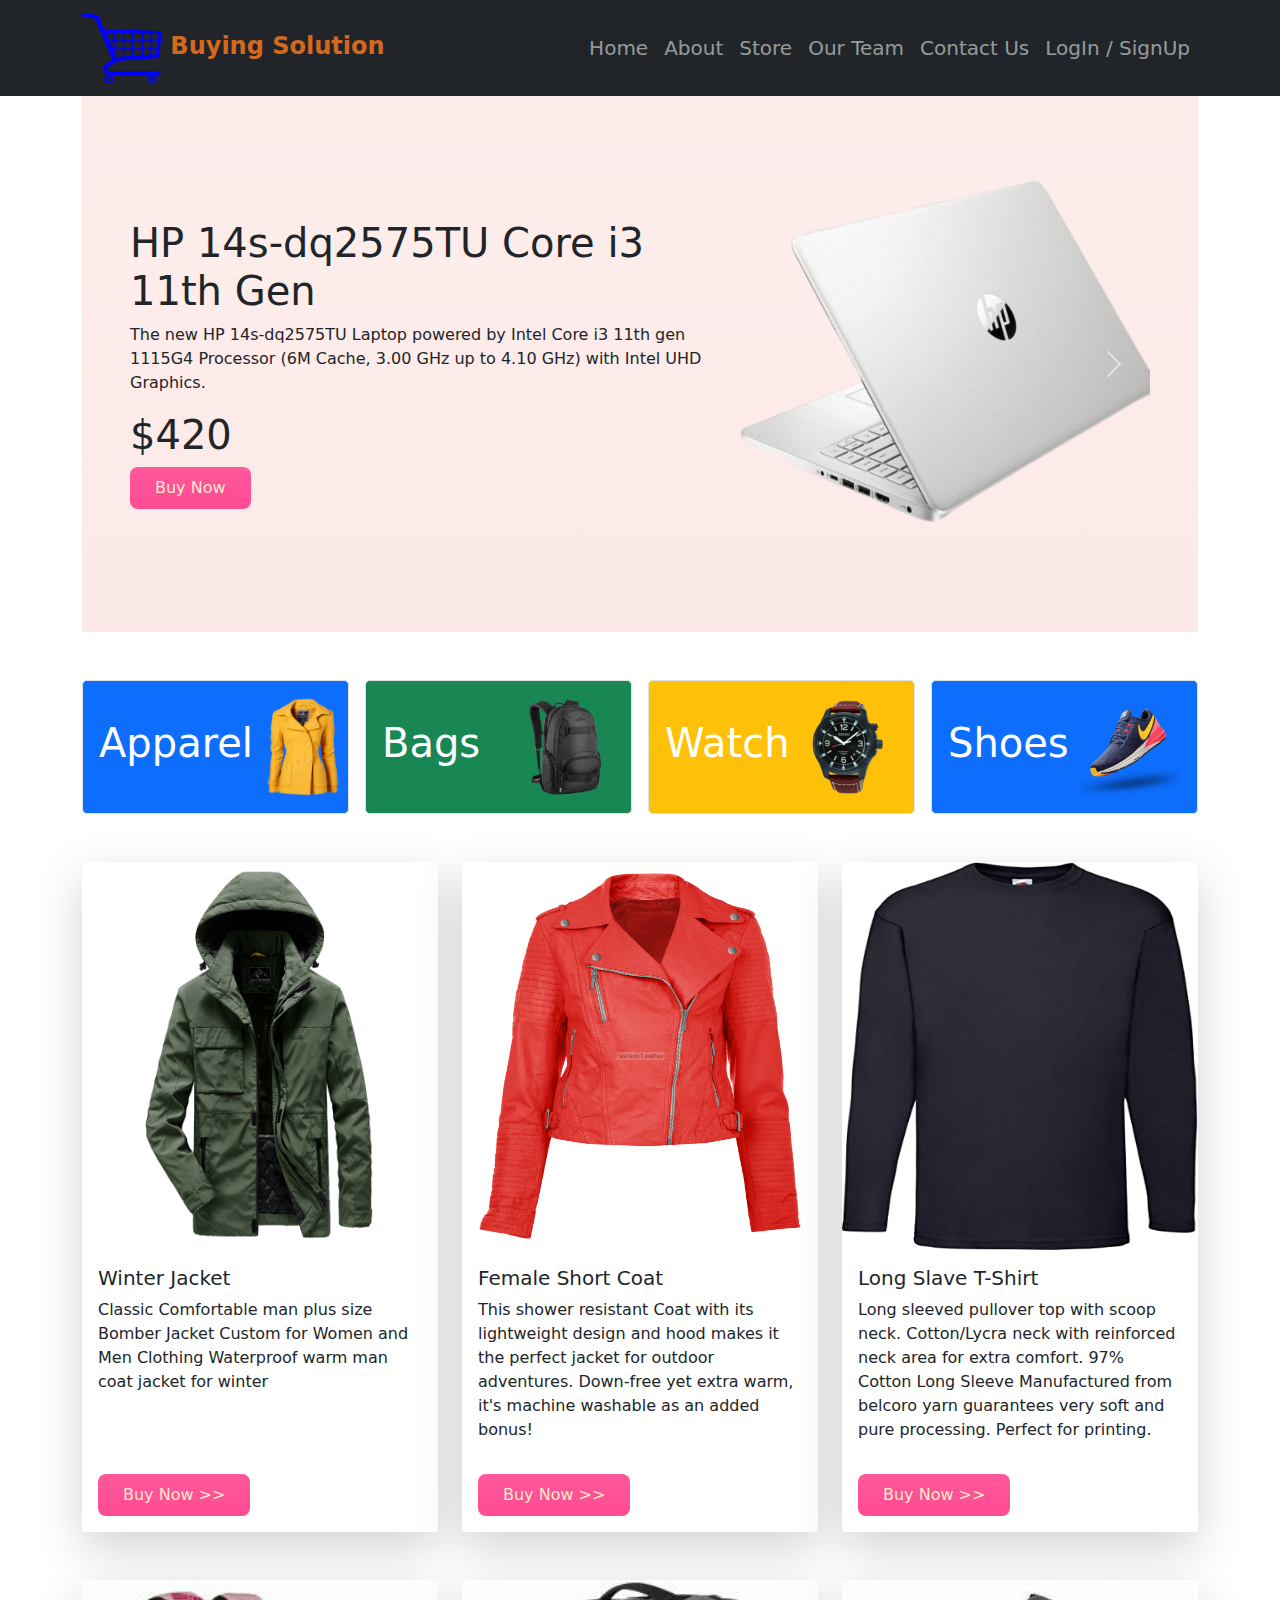
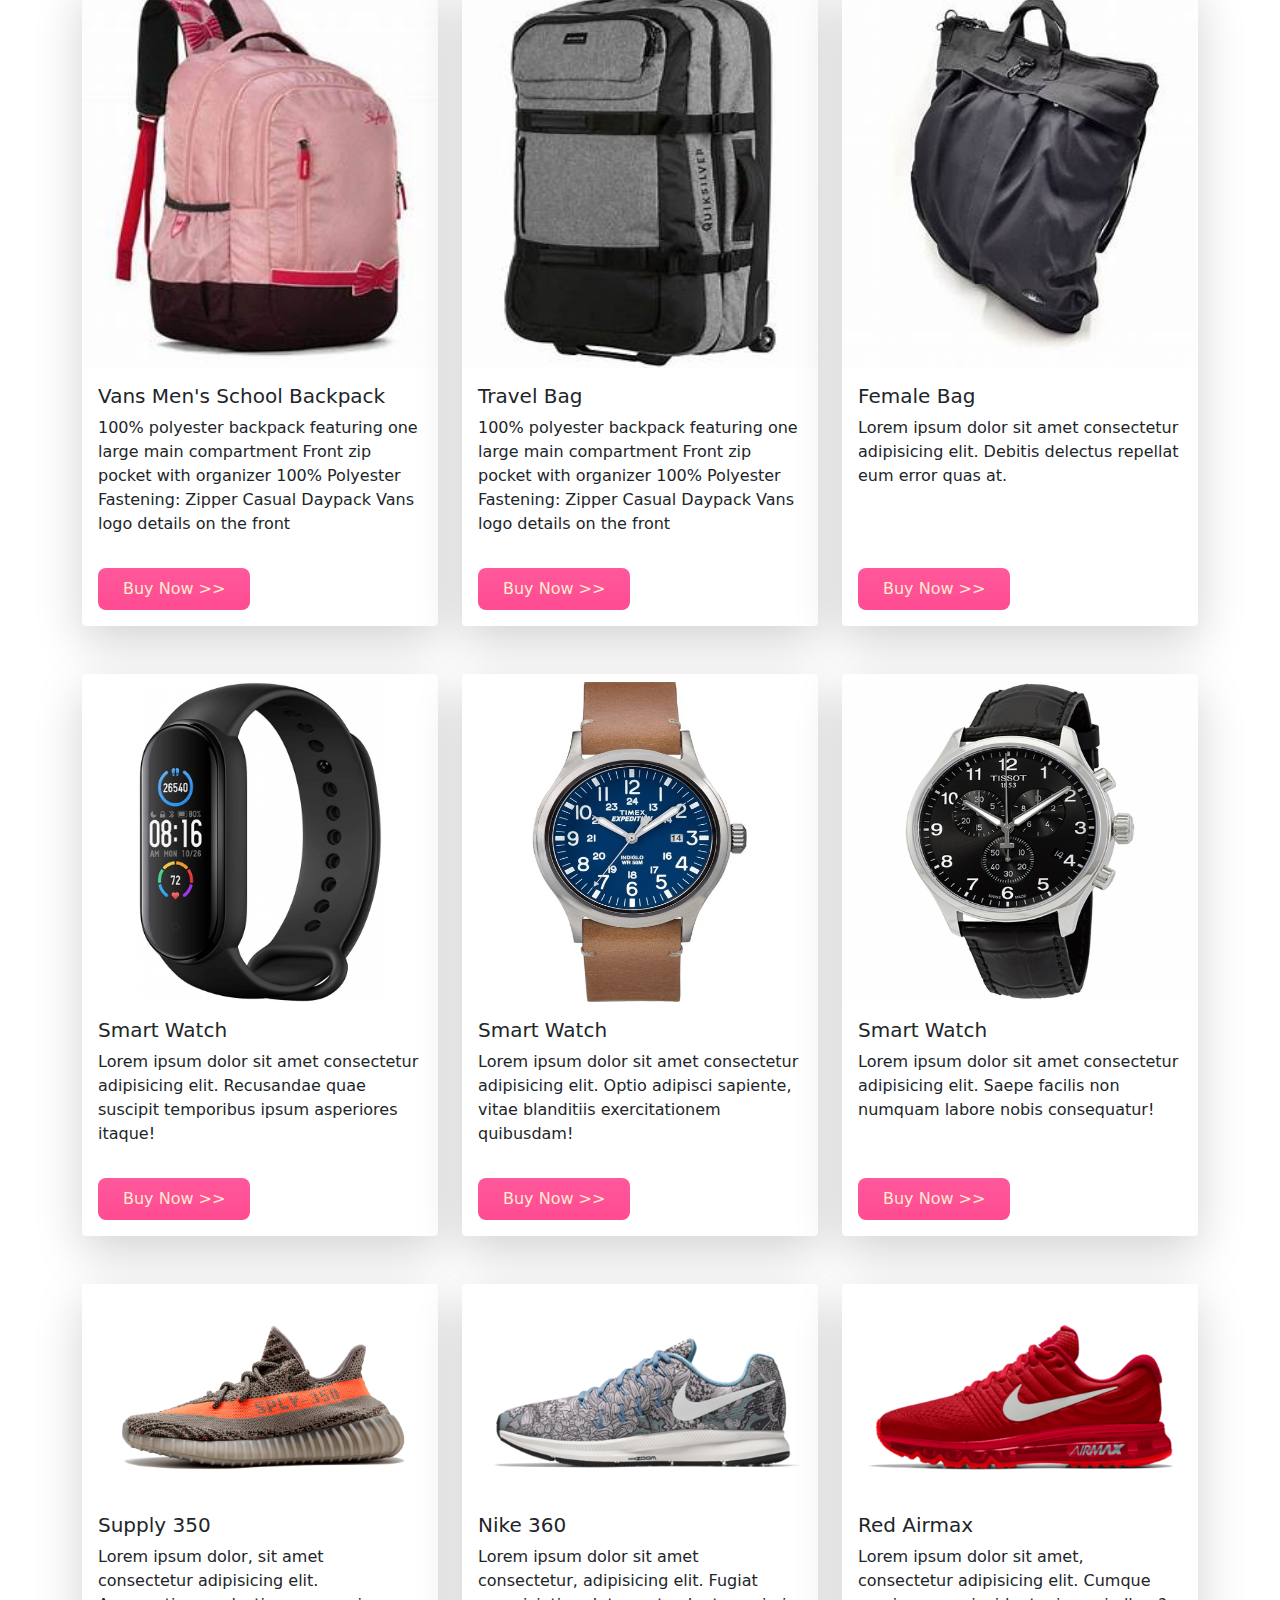
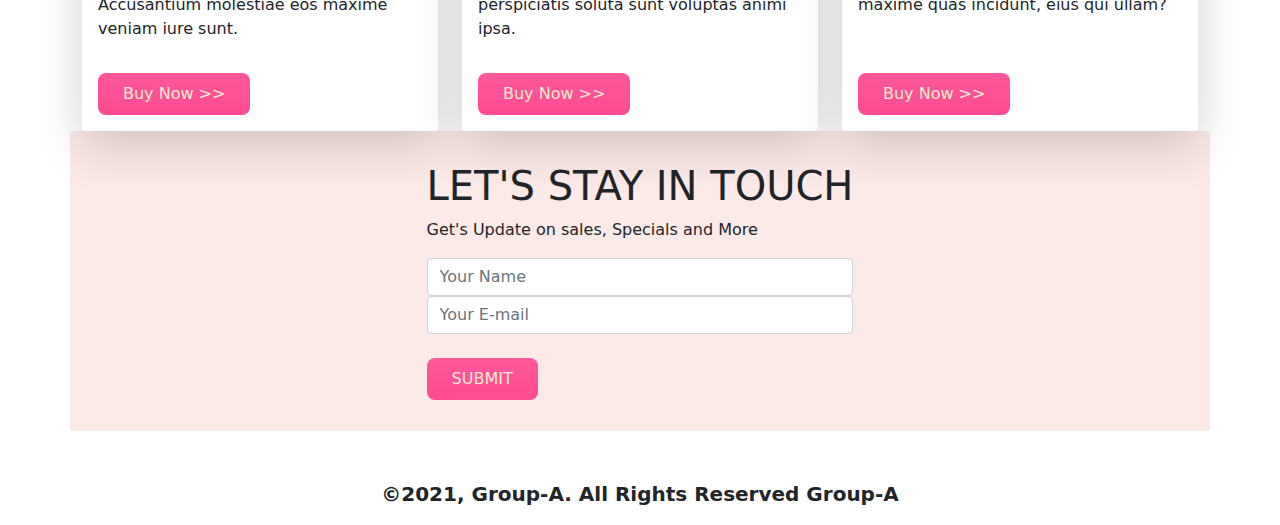
<file: index.html>
<!DOCTYPE html>
<html lang="en">
<head>
    <meta charset="UTF-8">
    <meta http-equiv="X-UA-Compatible" content="IE=edge">
    <!-- favicon -->
    <link rel="shotcut icon" type="image/png" href="images/logo/clipart151472.png">
    <!-- Bootstrap -->
    <link rel="stylesheet" href="css/bootstrap.min.css">
    <meta name="viewport" content="width=device-width, initial-scale=1.0">
    <link rel="stylesheet" href="style.css">
    <!-- javascript -->
    <script src="https://cdn.jsdelivr.net/npm/bootstrap@5.0.2/dist/js/bootstrap.bundle.min.js"
        integrity="sha384-MrcW6ZMFYlzcLA8Nl+NtUVF0sA7MsXsP1UyJoMp4YLEuNSfAP+JcXn/tWtIaxVXM"
        crossorigin="anonymous"></script>
    <title>Buying Solution</title>
</head>
<body>
    <header>
        <nav class="navbar navbar-expand-lg  navbar-dark bg-dark ">
            <div class="container">
            <a class="navbar-brand" href="#"><img src="images/logo/clipart151472.png" alt="" width="80" height="70"><span style="color: chocolate; font-size: 24px; font-weight: bolder;"> Buying Solution</span></a>
                <button class="navbar-toggler rounded-3" type="button" data-bs-toggle="collapse" data-bs-target="#navbarSupportedContent"
                    aria-controls="navbarSupportedContent" aria-expanded="false" aria-label="Toggle navigation">
                    <span class="navbar-toggler-icon"></span>
                </button>
                <div id="navbarSupportedContent">
                    <ul class="navbar-nav  me-auto mb-2 fs-5  mb-lg-0">
                        <li class="nav-item nav-hover">
                            <a target="_blank" class="nav-link" aria-current="page" href="#">Home</a>
                        </li>
                        <li class="nav-item nav-hover">
                            <a target="_blank" class="nav-link " href="about/index.html">About</a>
                        </li>
                        <li class="nav-item nav-hover">
                            <a target="_blank" class="nav-link" href="store/store.html">Store</a>
                        </li>
                        <li class="nav-item nav-hover">
                            <a target="_blank" class="nav-link" href="our-team/our-team.html">Our Team</a>
                        </li>
                        <li class="nav-item nav-hover">
                            <a target="_blank" class="nav-link" href="contact-us/contact.html">Contact Us</a>
                        </li>
                        <li class="nav-item nav-hover">
                            <a target="_blank" class="nav-link" href="saidur/index.php">LogIn / SignUp</a>
                        </li>
                    </ul>
                </div>
            </div>
        </nav>
        <!-- Images Slider -->
        <section class="container">
            <div id="carouselExampleFade" class="carousel slide carousel-fade" data-bs-ride="carousel">
                <div class="carousel-inner">
                    <div class="carousel-item active" data-bs-interval="2000">
                        <div class="row p-5  e-com-bg-info bg-gradient d-flex align-items-center">
                            <div class="col-lg-7">
                                <h1> HP 14s-dq2575TU Core i3 11th Gen</h1>
                                <p>The new HP 14s-dq2575TU Laptop powered by Intel Core i3 11th gen 1115G4 Processor (6M Cache, 3.00 GHz up to 4.10 GHz) with Intel UHD Graphics.</p>
                                <h1>$420</h1>
                                <div><button type="button" class="e-com-btn-buy-now">
                                        Buy Now
                                    </button>
                                </div>
                            </div>
                            <div class="col-lg-5">
                                <img src="images/banner-images/hp-14s-0020.png" class="d-block w-100" alt="...">
                            </div>
                        </div>
                    </div>
                    <div class="carousel-item" data-bs-interval="2000">
                        <div class="row p-5  e-com-bg-info bg-gradient d-flex align-items-center">
                            <div class="col-lg-7">
                                <h1> Realme GT Master  Edition 5G 2021 </h1>
                                <p>Life is all about exploration Exploring the world and yourself Every interaction with the world is an adventure Spark traveling memories at a glance  Capture stories with street photography mode</p>
                                <h1>$320</h1>
                                <div><button type="button" class="e-com-btn-buy-now">
                                        Buy Now
                                    </button>
                                </div>
                            </div>
                            <div class="col-lg-5">
                                <img src="images/banner-images/realme-gt.png" class="d-block w-100" alt="...">
                            </div>
                        </div>
                    </div>
                    <div class="carousel-item" data-bs-interval="2000">
                        <div class="row p-5  e-com-bg-info bg-gradient d-flex align-items-center">
                            <div class="col-lg-7">
                                <h1> Microlab M108BT For  Bed Room</h1>
                                <p>A great product for most of your listening needs, this easy to use 2.1 speaker system brings you full audio range  playback. Featuring Bluetooth wireless technology, freely streams your music with any Bluetooth enabled devices</p>
                                <h1>$600</h1>
                                <button class="e-com-btn-buy-now"> Buy Now</button>
                            </div>
                            <div class="col-lg-5">
                                <img src="images/banner-images/PngItem_6324478 .png" class="d-block w-100" alt="...">
                            </div>
                        </div>
                    </div>
                </div>
                <button class="carousel-control-next" type="button" data-bs-target="#carouselExampleFade" data-bs-slide="next">
                    <span class="carousel-control-next-icon" aria-hidden="true"></span>
                    <span class="visually-hidden">Next</span>
                </button>
            </div>
        </section>
    </header>
    <main>
        <!-- Catagories -->
        <section class="container mt-5 catagories">
                <div class="row g-3">
                    <!-- Apparel -->
                    <div class="col-lg-3 col-md-6 col-12 ">
                        <a class="link" title="Click Here" target="_blank" href="appreal/appreal.html">
                            <div class="p-3 border bg-primary d-flex align-items-center justify-content-between rounded-3">
                                <h1 class="text-white">Apparel</h1>
                                <img src="images/appreal/jacket-1.png" alt="">
                            </div>
                        </a>
                    </div>
                    <!-- bag catagory -->
                    <div class="col-lg-3 col-md-6 col-12 ">
                        <a class="link" title="Click Here" target="_blank" href="bag/bag.html">
                            <div class="p-3 border bg-success d-flex align-items-center justify-content-between rounded-3">
                                <h1 class="text-white">Bags</h1>
                                <img src="images/categories/bag.png" alt="">
                            </div>
                        </a>
                    </div>
                    <!-- watch catagory -->
                    <div class="col-lg-3 col-md-6 col-12 ">
                        <a class="link" title="Click Here" target="_blank" href="watch/watch.html">
                            <div class="p-3 border bg-warning d-flex align-items-center justify-content-between rounded-3">
                            <h1 class="text-white">Watch</h1>
                            <img src="images/categories/watch.png" alt="">
                        </div></a>
                    </div>
                    <!-- shoes catagory -->
                    <div class="col-lg-3 col-md-6 col-12 ">
                        <a class="link" title="Click Here" target="_blank" href="shoes/shoes.html">
                            <div class="p-3 border bg-primary d-flex align-items-center justify-content-between rounded-3">
                                <h1 class="text-white">Shoes</h1>
                                <img src="images/categories/shoes.png" alt="">
                            </div>
                        </a>
                    </div>
                    
                    
                </div>
        </section>
        <!-- Appreal -->
        <section class="container my-5">
            <div class="row row-cols-1 row-cols-md-2 row-cols-lg-3 g-4">
                <div class="col">
                    <div class="card border-0 shadow-lg h-100">
                        <img height="388" width="258" src="images/appreal/Hdb10725a09f841cd8c32d347eaa34786l.jpg" class="card-img-top  " alt="...">
                        <div class="card-body">
                            <h5 class="card-title">Winter Jacket</h5>
                            <p class="card-text">Classic Comfortable man plus size Bomber Jacket Custom for Women and Men Clothing Waterproof warm man coat jacket for
                            winter</p>
                        </div>
                        <div class="m-3">
                            <button class="e-com-btn-buy-now">Buy Now >></button>
                        </div>
                    </div>
                </div>
                <div class="col">
                    <div class="card border-0 shadow-lg h-100">
                        <img height="388" width="258" src="images/appreal/jacket-3.png" class="card-img-top  " alt="...">
                        <div class="card-body">
                            <h5 class="card-title">Female Short Coat</h5>
                            <p class="card-text">This shower resistant Coat with its lightweight design and hood makes it the perfect jacket for outdoor adventures.
                            Down-free yet extra warm, it's machine washable as an added bonus!
                            </p>
                        </div>
                        <div class="m-3">
                            <button class="e-com-btn-buy-now">Buy Now >></button>
                        </div>
                    </div>
                </div>
                <div class="col">
                    <div class="card border-0 shadow-lg h-100">
                        <img height="388" width="240" src="images/appreal/71-JUl5vQrL._AC_SX425._SX._UX._SY._UY_.jpg" class="card-img-top  " alt="...">
                        <div class="card-body">
                            <h5 class="card-title">Long Slave T-Shirt</h5>
                            <p class="card-text">Long sleeved pullover top with scoop neck.
                            Cotton/Lycra neck with reinforced neck area for extra comfort. 97% Cotton Long Sleeve     Manufactured from belcoro yarn guarantees very soft and pure processing. Perfect for printing.</p>
                        </div>
                        <div class="m-3">
                            <button class="e-com-btn-buy-now">Buy Now >></button>
                        </div>
                    </div>
                </div>
            </div>
        </section>
        <!--------------------------------------
                     bags
                ------------------------------- -->
        <section class="container my-5">
        
            <div class="row row-cols-1 row-cols-md-2 row-cols-lg-3 g-4">
                <div class="col">
                    <div class="card border-0 shadow-lg h-100">
                        <img height="388" width="258" src="images/bags/th (1).jpg" class="card-img-top  " alt="...">
                        <div class="card-body">
                            <h5 class="card-title">Vans Men's School Backpack</h5>
                            <p class="card-text">
                            100% polyester backpack featuring one large main compartment
                            Front zip pocket with organizer 100% Polyester Fastening: Zipper Casual Daypack Vans logo details on the front</p>
                        </div>
                        <div class="m-3">
                            <button class="e-com-btn-buy-now  ">Buy Now >></button>
                        </div>
                    </div>
                </div>
                <div class="col">
                    <div class="card border-0 shadow-lg h-100">
                        <img height="388" width="258" src="images/bags/th (12).jpg" class="card-img-top  " alt="...">
                        <div class="card-body">
                            <h5 class="card-title">Travel Bag</h5>
                            <p class="card-text">100% polyester backpack featuring one large main compartment
                            Front zip pocket with organizer 100% Polyester Fastening: Zipper Casual Daypack Vans logo details on the front
                            </p>
                        </div>
                        <div class="m-3">
                            <button class="e-com-btn-buy-now">Buy Now >></button>
                        </div>
                    </div>
                </div>
                <div class="col">
                    <div class="card border-0 shadow-lg h-100">
                        <img height="388" width="258" src="images/bags/th (3).jpg" class="card-img-top  " alt="...">
                        <div class="card-body">
                            <h5 class="card-title">Female Bag</h5>
                            <p class="card-text">Lorem ipsum dolor sit amet consectetur adipisicing elit. Debitis delectus repellat eum error quas at.</p>
                        </div>
                        <div class="m-3">
                            <button class="e-com-btn-buy-now">Buy Now >></button>
                        </div>
                    </div>
                </div>
            </div>
        </section>
        <!-- Watch -->
        <section class="container my-5">
        
            <div class="row row-cols-1 row-cols-md-2 row-cols-lg-3 g-4">
                <div class="col">
                    <div class="card border-0 shadow-lg h-100">
                        <img  height="320" width="220" src="images/watch/xiaomi-mi-band-5-black.webp" class="card-img-top mt-2" alt="...">
                        <div class="card-body">
                            <h5 class="card-title">Smart Watch</h5>
                            <p class="card-text">Lorem ipsum dolor sit amet consectetur adipisicing elit. Recusandae quae suscipit temporibus ipsum asperiores itaque!</p>
                        </div>
                        <div class="m-3">
                            <button class="e-com-btn-buy-now">Buy Now >></button>
                        </div>
                    </div>
                </div>
                <div class="col">
                    <div class="card border-0 shadow-lg h-100">
                        <img height="320" width="220" src="images/watch/38b2c957-815d-4d31-980f-9a2c2b58eb5f_1.f878ba46b5899da4d3b3b50bea17d9fd.jpeg" class="card-img-top mt-2" alt="...">
                        <div class="card-body">
                            <h5 class="card-title">Smart Watch</h5>
                            <p class="card-text">Lorem ipsum dolor sit amet consectetur adipisicing elit. Optio adipisci sapiente, vitae blanditiis exercitationem quibusdam!
                            </p>
                        </div>
                        <div class="m-3">
                            <button class="e-com-btn-buy-now">Buy Now >></button>
                        </div>
                    </div>
                </div>
                <div class="col">
                    <div class="card border-0 shadow-lg h-100">
                        <img height="320" width="220" src="images/watch/tissot-t116-617-16-057-00-chronograph-quartz-watch-3.jpg" class="card-img-top mt-2" alt="...">
                        <div class="card-body">
                            <h5 class="card-title">Smart Watch</h5>
                            <p class="card-text">Lorem ipsum dolor sit amet consectetur adipisicing elit. Saepe facilis non numquam labore nobis consequatur!</p>
                        </div>
                        <div class="m-3">
                            <button class="e-com-btn-buy-now">Buy Now >></button>
                        </div>
                    </div>
                </div>
            </div>
        </section>
        <!-- ----------------------------------------------
            Shoes
        ------------------------------------- -->
        <section class="container mt-5">
            
            <div class="row row-cols-1 row-cols-md-2 row-cols-lg-3 g-4">
                <div class="col">
                    <div class="card border-0 shadow-lg h-100">
                        <img src="images/shoes/shoe-1.png" class="card-img-top " alt="...">
                        <div class="card-body">
                            <h5 class="card-title">Supply 350</h5>
                            <p class="card-text">Lorem ipsum dolor, sit amet consectetur adipisicing elit. Accusantium molestiae eos maxime veniam iure sunt.</p>
                        </div>
                        <div class="m-3">
                           <button class="e-com-btn-buy-now">Buy Now >></button>                          
                        </div>
                    </div>
                </div>
                <div class="col">
                    <div class="card border-0 shadow-lg h-100">
                        <img  src="images/shoes/shoe-2.png" class="card-img-top  " alt="...">
                        <div class="card-body">
                            <h5 class="card-title">Nike 360</h5>
                            <p class="card-text">Lorem ipsum dolor sit amet consectetur, adipisicing elit. Fugiat perspiciatis soluta sunt voluptas animi ipsa.</p>
                        </div>
                        <div class="m-3">
                        <button class="e-com-btn-buy-now ">Buy Now >></button>
                        </div>
                    </div>
                </div>
                <div class="col">
                    <div class="card border-0 shadow-lg h-100">
                        <img src="images/shoes/shoe-3.png" class="card-img-top  " alt="...">
                        <div class="card-body">
                            <h5 class="card-title">Red Airmax</h5>
                            <p class="card-text">Lorem ipsum dolor sit amet, consectetur adipisicing elit. Cumque maxime quas incidunt, eius qui ullam?</p>
                        </div>
                        <div class="m-3">
                            <button class="e-com-btn-buy-now">Buy Now >></button>
                        </div>
                    </div>
                </div>
            </div>
        </section>
        <!--------------
           update news getting 
        ------------- -->
        <section style="height: 300px;" class=" container d-flex justify-content-center e-com-bg-info align-items-center rounded-1">
            <div>
                <h1>LET'S STAY IN TOUCH</h1>
                <P>Get's Update on sales, Specials and More</P>
                <input class="form-control" type="text" placeholder="Your Name">
                <input class="form-control" type="email" placeholder="Your E-mail" >
                <br>
                <button class="e-com-btn-buy-now">SUBMIT</button>
            </div>
        </section>
    </main>
    <footer class="mt-5 text-center  fs-5">
        <p><b>©2021, Group-A. All Rights Reserved Group-A</b></p>
    </footer>
</body>
</html>
</file>
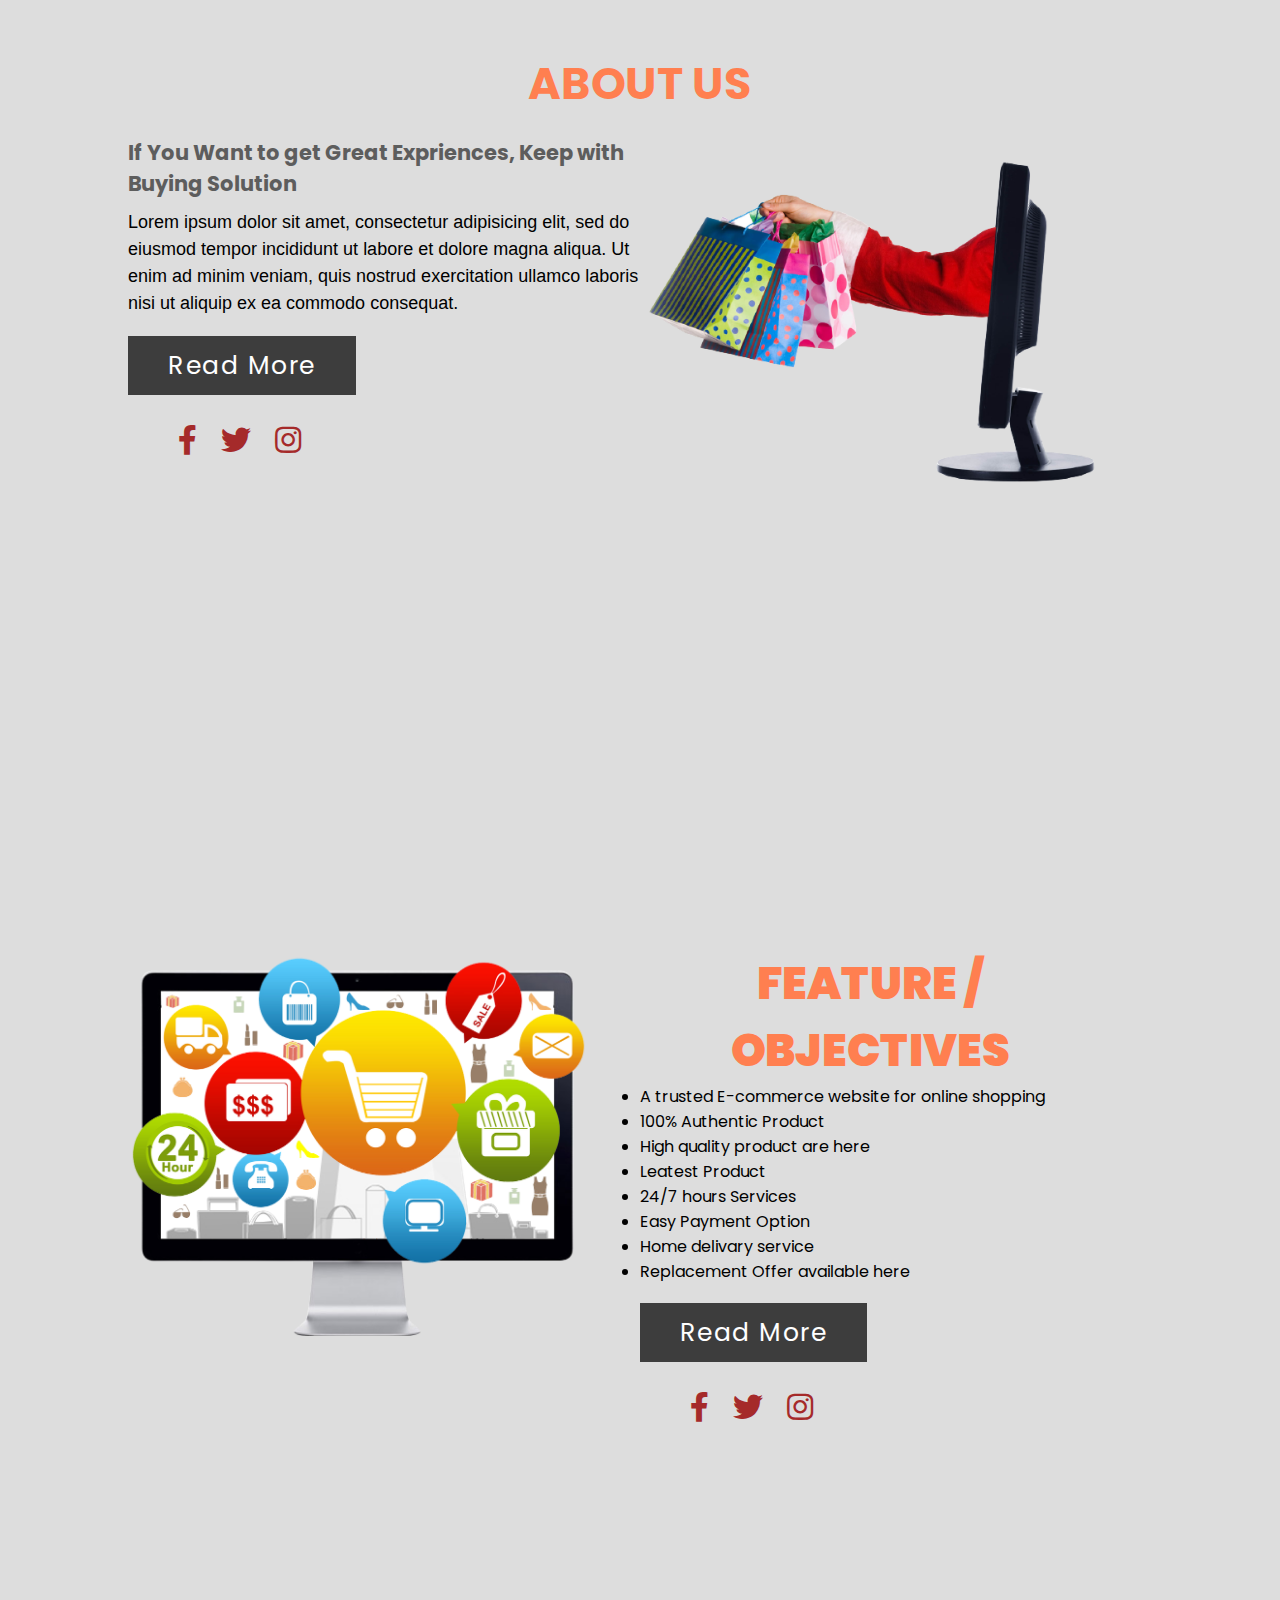
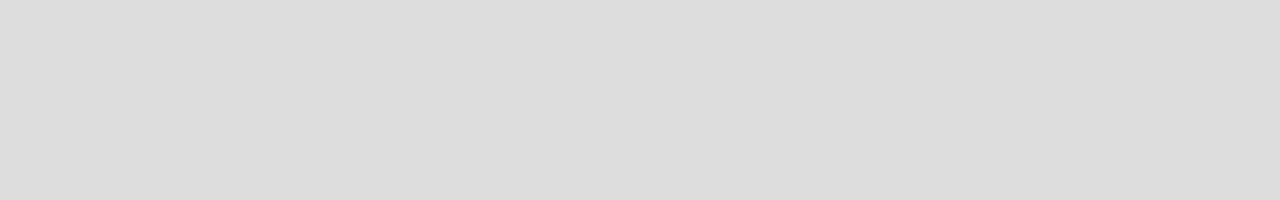
<file: about/index.html>
<!DOCTYPE html>
<html>
<head>
	<title>About Us Section</title>
	<meta charset="utf-8">
	<meta name="viewport" content="width=device-width, initial-scale=1.0">
	<link rel="stylesheet" href="https://pro.fontawesome.com/releases/v5.10.0/css/all.css">
	<link rel="stylesheet" type="text/css" href="css/style.css">
</head>	
<body>
	<div class="section">
		
		<div class="container">
			<div class="title">
				<h3>About Us</h3>
			</div>
			<div class="content-section">
				<div class="content">
					<h3>If You Want to get Great Expriences, Keep with Buying Solution</h3>
					<p>Lorem ipsum dolor sit amet, consectetur adipisicing elit, sed do eiusmod
					tempor incididunt ut labore et dolore magna aliqua. Ut enim ad minim veniam,
					quis nostrud exercitation ullamco laboris nisi ut aliquip ex ea commodo
					consequat.</p>
					<div class="button">
						<a href="">Read More</a>
					</div>
				</div>
				<div class="social">
					<a href=""><i class="fab fa-facebook-f"></i></a>
					<a href=""><i class="fab fa-twitter"></i></a>
					<a href=""><i class="fab fa-instagram"></i></a>
				</div>
			</div>
			<div class="image-section">
				<img src="image/Holiday-Shopping.png">
			</div>
		</div>
	</div>
	<div class="section">
		<div class="container">
			<div class="image-section second-part-image">
				<img src="image/R.png">
			</div>
			<div class="content-section second-part">
				<div class="title">
					<h3 style="font-weight: bolder;">Feature / objectives</h3>
				</div>
				<div class="content">
					<ul>
						<li>A trusted E-commerce website for online shopping</li>
						<li>100% Authentic Product</li>
						<li>High quality product are here</li>
						<li>Leatest Product</li>
						<li>24/7 hours Services</li>
						<li>Easy Payment Option</li>
						<li>Home delivary service</li>
						<li>Replacement Offer  available here</li>
					</ul>
					<div class="button">
						<a href="">Read More</a>
					</div>
				</div>
				<div class="social">
					<a href=""><i class="fab fa-facebook-f"></i></a>
					<a href=""><i class="fab fa-twitter"></i></a>
					<a href=""><i class="fab fa-instagram"></i></a>
				</div>
			</div>
			
		</div>
	</div>

	
</body>
</html>
</file>
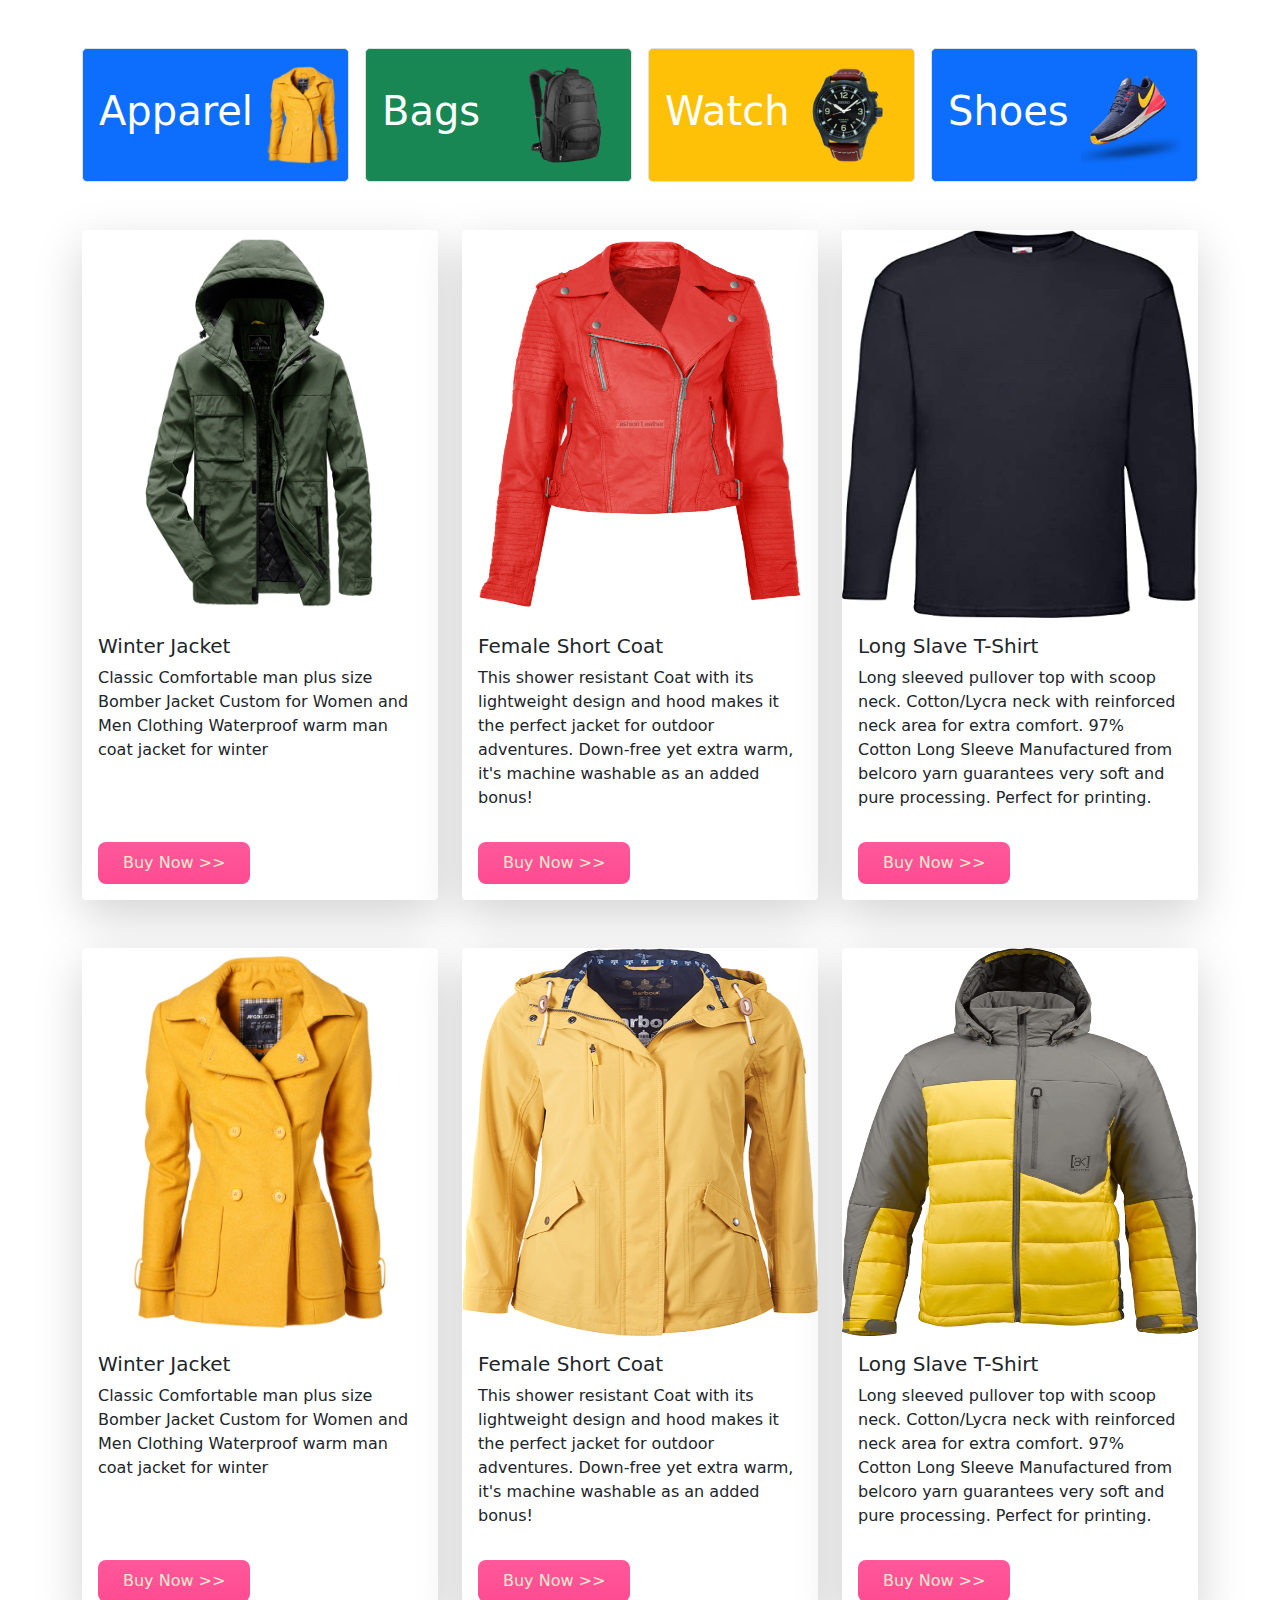
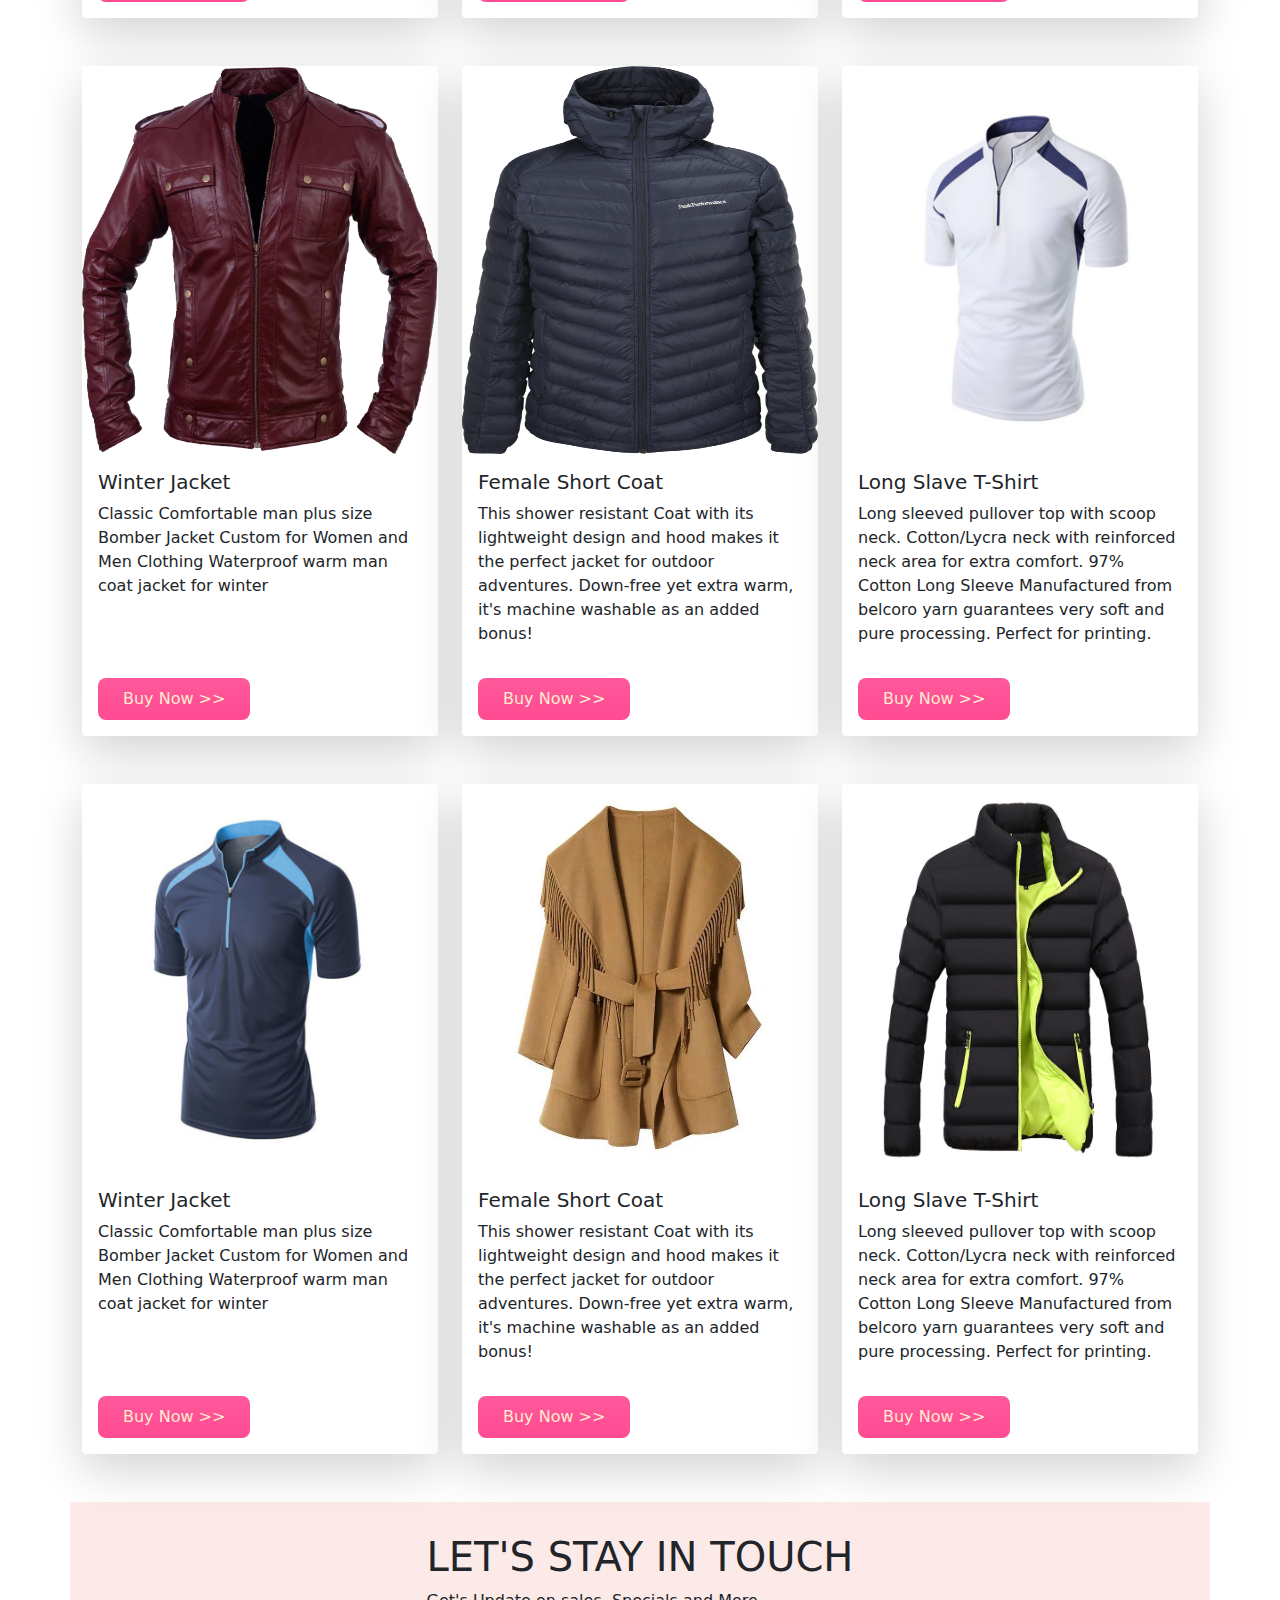
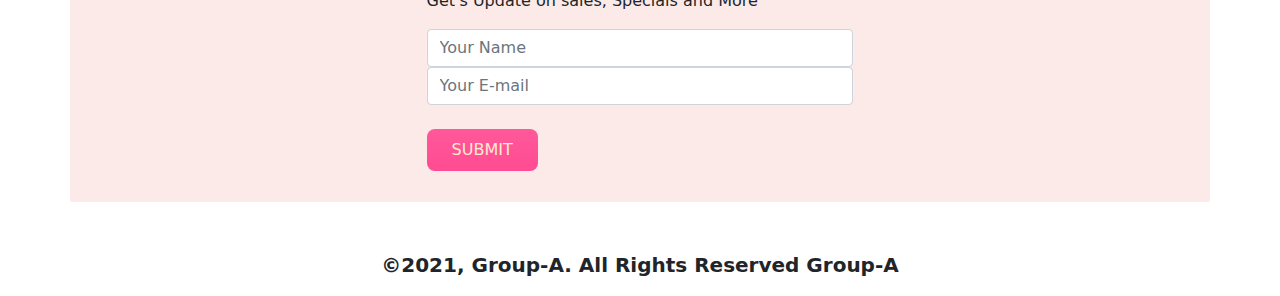
<file: appreal/appreal.html>
<!DOCTYPE html>
<html lang="en">

<head>
    <meta charset="UTF-8">
    <meta http-equiv="X-UA-Compatible" content="IE=edge">
    <!-- favicon -->
    <link rel="shotcut icon" type="image/png" href="images/appreal/jacket-1.png">
    <!-- Bootstrap -->
    <link rel="stylesheet" href="css/bootstrap.min.css">
    <meta name="viewport" content="width=device-width, initial-scale=1.0">
    <link rel="stylesheet" href="style.css">
    <title>e-com-website</title>
</head>

<body>
    <main>
        <!-- Catagories -->
        <section class="container mt-5 catagories">
            <div class="row g-3">
                <!-- Apparel -->
                <div class="col-lg-3 col-md-6 col-12 ">
                    <a class="link" title="Click Here"  href="appreal.html">
                        <div class="p-3 border bg-primary d-flex align-items-center justify-content-between rounded-3">
                            <h1 class="text-white">Apparel</h1>
                            <img src="images/appreal/jacket-1.png" alt="">
                        </div>
                    </a>
                </div>
                <!-- bag catagory -->
                <div class="col-lg-3 col-md-6 col-12 ">
                    <a class="link" title="Click Here"  href="bag/bag.html">
                        <div class="p-3 border bg-success d-flex align-items-center justify-content-between rounded-3">
                            <h1 class="text-white">Bags</h1>
                            <img src="images/categories/bag.png" alt="">
                        </div>
                    </a>
                </div>
                <!-- watch catagory -->
                <div class="col-lg-3 col-md-6 col-12 ">
                    <a class="link" title="Click Here" href="watch/watch.html">
                        <div class="p-3 border bg-warning d-flex align-items-center justify-content-between rounded-3">
                            <h1 class="text-white">Watch</h1>
                            <img src="images/categories/watch.png" alt="">
                        </div>
                    </a>
                </div>
                <!-- shoes catagory -->
                <div class="col-lg-3 col-md-6 col-12 ">
                    <a class="link" title="Click Here"  href="shoes/shoes.html">
                        <div class="p-3 border bg-primary d-flex align-items-center justify-content-between rounded-3">
                            <h1 class="text-white">Shoes</h1>
                            <img src="images/categories/shoes.png" alt="">
                        </div>
                    </a>
                </div>


            </div>
        </section>
        <!-- Appreal -->
        <section class="container my-5">
            <div class="row row-cols-1 row-cols-md-2 row-cols-lg-3 g-4">
                <div class="col">
                    <div class="card border-0 shadow-lg h-100">
                        <img height="388" width="258" src="images/appreal/Hdb10725a09f841cd8c32d347eaa34786l.jpg"
                            class="card-img-top  " alt="...">
                        <div class="card-body">
                            <h5 class="card-title">Winter Jacket</h5>
                            <p class="card-text">Classic Comfortable man plus size Bomber Jacket Custom for Women and
                                Men Clothing Waterproof warm man coat jacket for
                                winter</p>
                        </div>
                        <div class="m-3">
                            <button class="e-com-btn-buy-now">Buy Now >></button>
                        </div>
                    </div>
                </div>
                <div class="col">
                    <div class="card border-0 shadow-lg h-100">
                        <img height="388" width="258" src="images/appreal/jacket-3.png" class="card-img-top  "
                            alt="...">
                        <div class="card-body">
                            <h5 class="card-title">Female Short Coat</h5>
                            <p class="card-text">This shower resistant Coat with its lightweight design and hood makes
                                it the perfect jacket for outdoor adventures.
                                Down-free yet extra warm, it's machine washable as an added bonus!
                            </p>
                        </div>
                        <div class="m-3">
                            <button class="e-com-btn-buy-now">Buy Now >></button>
                        </div>
                    </div>
                </div>
                <div class="col">
                    <div class="card border-0 shadow-lg h-100">
                        <img height="388" width="240" src="images/appreal/71-JUl5vQrL._AC_SX425._SX._UX._SY._UY_.jpg"
                            class="card-img-top  " alt="...">
                        <div class="card-body">
                            <h5 class="card-title">Long Slave T-Shirt</h5>
                            <p class="card-text">Long sleeved pullover top with scoop neck.
                                Cotton/Lycra neck with reinforced neck area for extra comfort. 97% Cotton Long Sleeve
                                Manufactured from belcoro yarn guarantees very soft and pure processing. Perfect for
                                printing.</p>
                        </div>
                        <div class="m-3">
                            <button class="e-com-btn-buy-now">Buy Now >></button>
                        </div>
                    </div>
                </div>
            </div>
        </section>
        <section class="container my-5">
            <div class="row row-cols-1 row-cols-md-2 row-cols-lg-3 g-4">
                <div class="col">
                    <div class="card border-0 shadow-lg h-100">
                        <img height="388" width="258" src="images/appreal/jacket-1.png"
                            class="card-img-top  " alt="...">
                        <div class="card-body">
                            <h5 class="card-title">Winter Jacket</h5>
                            <p class="card-text">Classic Comfortable man plus size Bomber Jacket Custom for Women and
                                Men Clothing Waterproof warm man coat jacket for
                                winter</p>
                        </div>
                        <div class="m-3">
                            <button class="e-com-btn-buy-now">Buy Now >></button>
                        </div>
                    </div>
                </div>
                <div class="col">
                    <div class="card border-0 shadow-lg h-100">
                        <img height="388" width="258" src="images/appreal/jacket-2.png" class="card-img-top  "
                            alt="...">
                        <div class="card-body">
                            <h5 class="card-title">Female Short Coat</h5>
                            <p class="card-text">This shower resistant Coat with its lightweight design and hood makes
                                it the perfect jacket for outdoor adventures.
                                Down-free yet extra warm, it's machine washable as an added bonus!
                            </p>
                        </div>
                        <div class="m-3">
                            <button class="e-com-btn-buy-now">Buy Now >></button>
                        </div>
                    </div>
                </div>
                <div class="col">
                    <div class="card border-0 shadow-lg h-100">
                        <img height="388" width="240" src="images/appreal/jacket-4.png"
                            class="card-img-top  " alt="...">
                        <div class="card-body">
                            <h5 class="card-title">Long Slave T-Shirt</h5>
                            <p class="card-text">Long sleeved pullover top with scoop neck.
                                Cotton/Lycra neck with reinforced neck area for extra comfort. 97% Cotton Long Sleeve
                                Manufactured from belcoro yarn guarantees very soft and pure processing. Perfect for
                                printing.</p>
                        </div>
                        <div class="m-3">
                            <button class="e-com-btn-buy-now">Buy Now >></button>
                        </div>
                    </div>
                </div>
            </div>
        </section>
        <section class="container my-5">
            <div class="row row-cols-1 row-cols-md-2 row-cols-lg-3 g-4">
                <div class="col">
                    <div class="card border-0 shadow-lg h-100">
                        <img height="388" width="258" src="images/appreal/jacket-5.png"
                            class="card-img-top  " alt="...">
                        <div class="card-body">
                            <h5 class="card-title">Winter Jacket</h5>
                            <p class="card-text">Classic Comfortable man plus size Bomber Jacket Custom for Women and
                                Men Clothing Waterproof warm man coat jacket for
                                winter</p>
                        </div>
                        <div class="m-3">
                            <button class="e-com-btn-buy-now">Buy Now >></button>
                        </div>
                    </div>
                </div>
                <div class="col">
                    <div class="card border-0 shadow-lg h-100">
                        <img height="388" width="258" src="images/appreal/jacket-6.png" class="card-img-top  "
                            alt="...">
                        <div class="card-body">
                            <h5 class="card-title">Female Short Coat</h5>
                            <p class="card-text">This shower resistant Coat with its lightweight design and hood makes
                                it the perfect jacket for outdoor adventures.
                                Down-free yet extra warm, it's machine washable as an added bonus!
                            </p>
                        </div>
                        <div class="m-3">
                            <button class="e-com-btn-buy-now">Buy Now >></button>
                        </div>
                    </div>
                </div>
                <div class="col">
                    <div class="card border-0 shadow-lg h-100">
                        <img height="388" width="240" src="images/appreal/U3c6a5898de534f769099eeedbb387169j.png"
                            class="card-img-top  " alt="...">
                        <div class="card-body">
                            <h5 class="card-title">Long Slave T-Shirt</h5>
                            <p class="card-text">Long sleeved pullover top with scoop neck.
                                Cotton/Lycra neck with reinforced neck area for extra comfort. 97% Cotton Long Sleeve
                                Manufactured from belcoro yarn guarantees very soft and pure processing. Perfect for
                                printing.</p>
                        </div>
                        <div class="m-3">
                            <button class="e-com-btn-buy-now">Buy Now >></button>
                        </div>
                    </div>
                </div>
            </div>
        </section>
        <section class="container my-5">
            <div class="row row-cols-1 row-cols-md-2 row-cols-lg-3 g-4">
                <div class="col">
                    <div class="card border-0 shadow-lg h-100">
                        <img height="388" width="258" src="images/appreal/Ub47ea4355fa34067b40fceff7a775461w.png"
                            class="card-img-top  " alt="...">
                        <div class="card-body">
                            <h5 class="card-title">Winter Jacket</h5>
                            <p class="card-text">Classic Comfortable man plus size Bomber Jacket Custom for Women and
                                Men Clothing Waterproof warm man coat jacket for
                                winter</p>
                        </div>
                        <div class="m-3">
                            <button class="e-com-btn-buy-now">Buy Now >></button>
                        </div>
                    </div>
                </div>
                <div class="col">
                    <div class="card border-0 shadow-lg h-100">
                        <img height="388" width="258" src="images/appreal/H9e63a9a0c5044e3580d9e2167666dbb0B.jpg" class="card-img-top  "
                            alt="...">
                        <div class="card-body">
                            <h5 class="card-title">Female Short Coat</h5>
                            <p class="card-text">This shower resistant Coat with its lightweight design and hood makes
                                it the perfect jacket for outdoor adventures.
                                Down-free yet extra warm, it's machine washable as an added bonus!
                            </p>
                        </div>
                        <div class="m-3">
                            <button class="e-com-btn-buy-now">Buy Now >></button>
                        </div>
                    </div>
                </div>
                <div class="col">
                    <div class="card border-0 shadow-lg h-100">
                        <img height="388" width="240" src="images/appreal/Ha7dbe4693c0941c58cffbe9c7b26bcd6w.jpg"
                            class="card-img-top  " alt="...">
                        <div class="card-body">
                            <h5 class="card-title">Long Slave T-Shirt</h5>
                            <p class="card-text">Long sleeved pullover top with scoop neck.
                                Cotton/Lycra neck with reinforced neck area for extra comfort. 97% Cotton Long Sleeve
                                Manufactured from belcoro yarn guarantees very soft and pure processing. Perfect for
                                printing.</p>
                        </div>
                        <div class="m-3">
                            <button class="e-com-btn-buy-now">Buy Now >></button>
                        </div>
                    </div>
                </div>
            </div>
        </section>
     <!-- ------------
           update news getting 
        ------------- -->
        <section style="height: 300px;"
            class=" container d-flex justify-content-center e-com-bg-info align-items-center rounded-1">
            <div>
                <h1>LET'S STAY IN TOUCH</h1>
                <P>Get's Update on sales, Specials and More</P>
                <input class="form-control" type="text" placeholder="Your Name">
                <input class="form-control" type="email" placeholder="Your E-mail">
                <br>
                <button class="e-com-btn-buy-now">SUBMIT</button>
            </div>
        </section>
    </main>
    <footer class="mt-5 text-center  fs-5">
        <p><b>©2021, Group-A. All Rights Reserved Group-A</b></p>
    </footer>
</body>

</html>
</file>
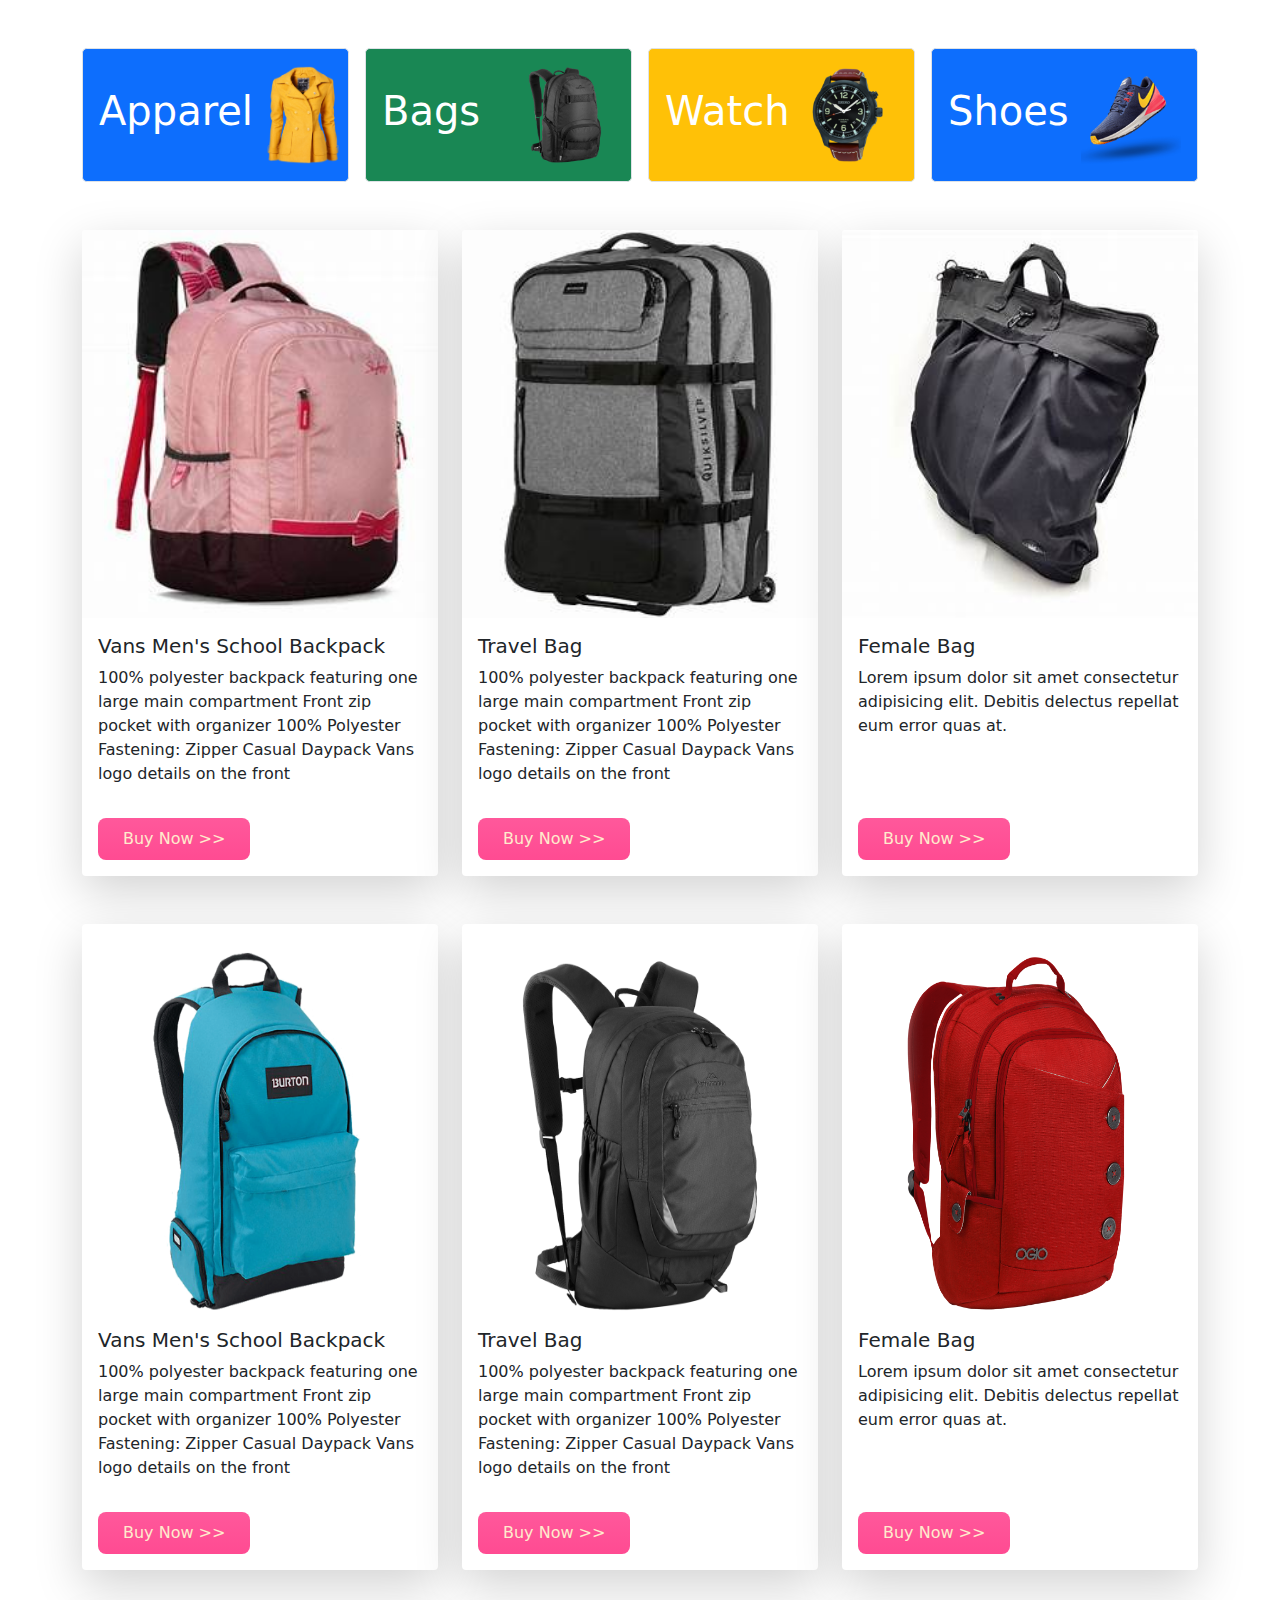
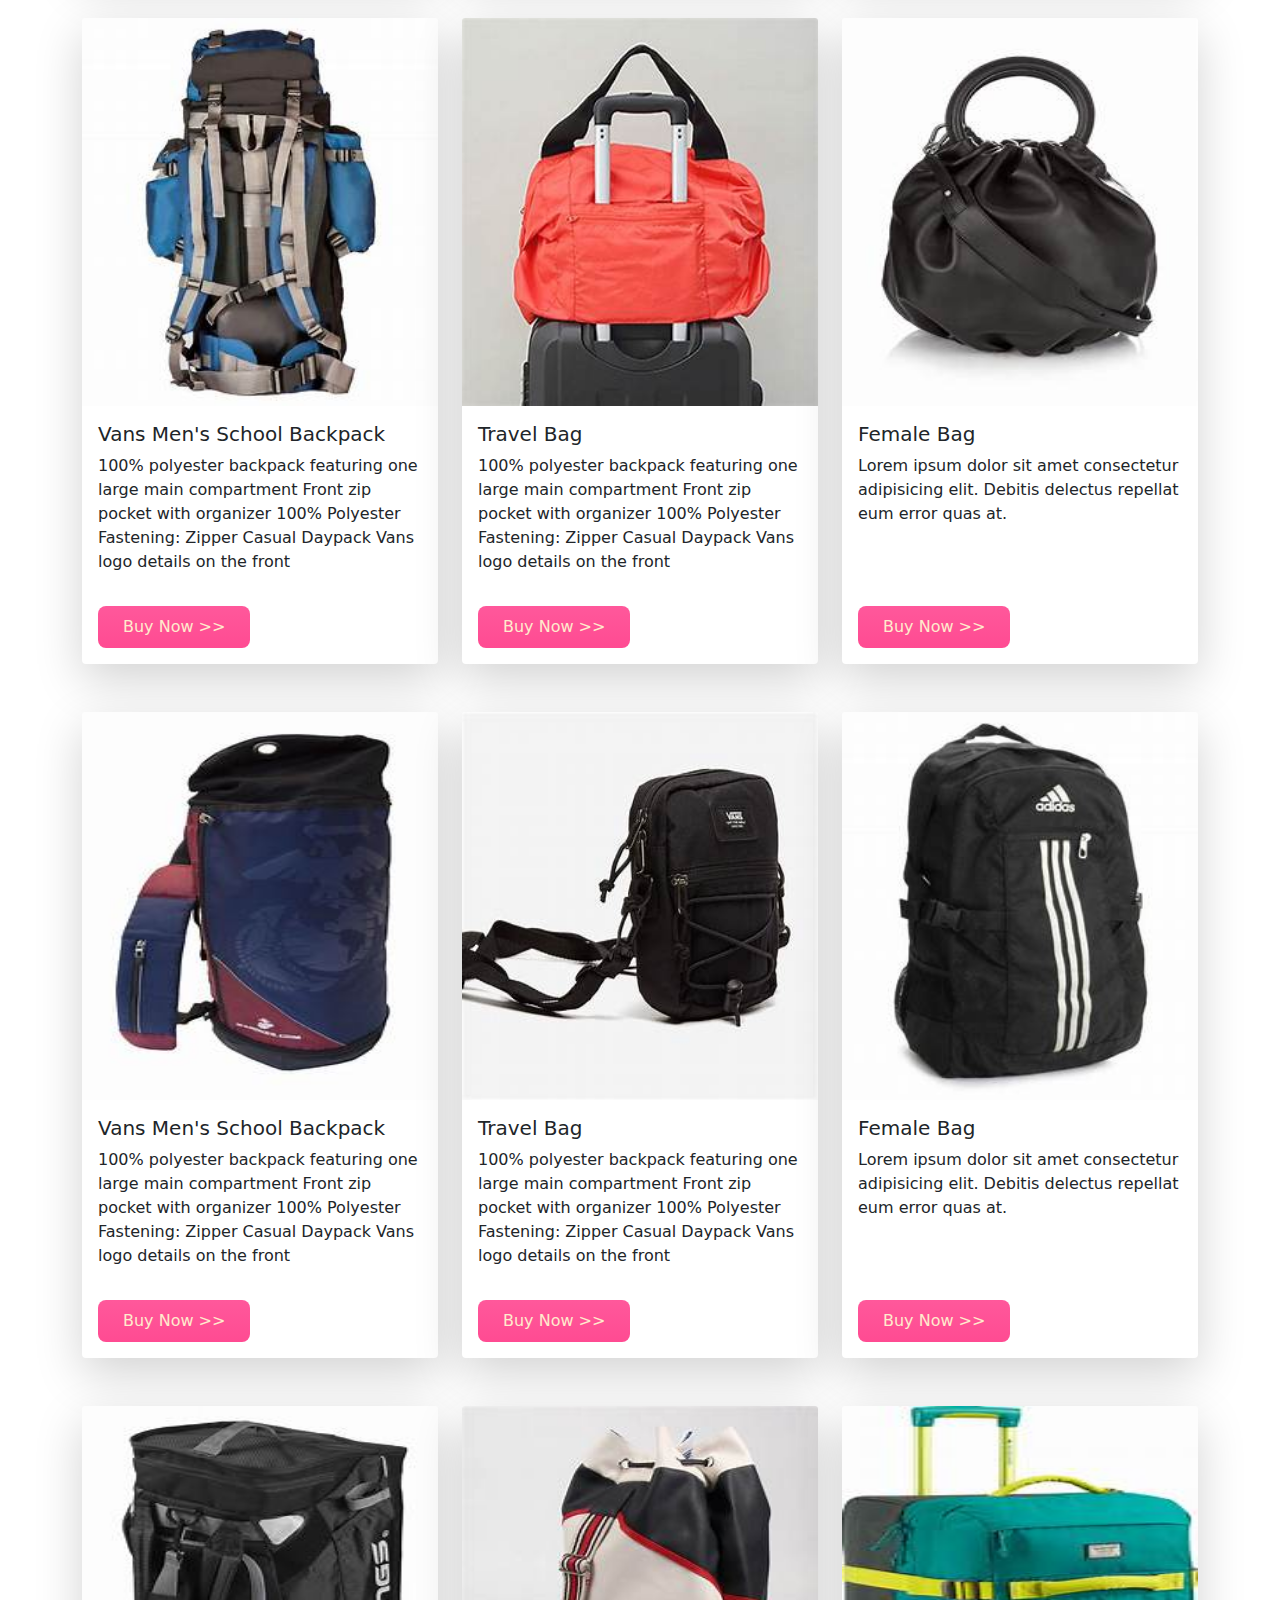
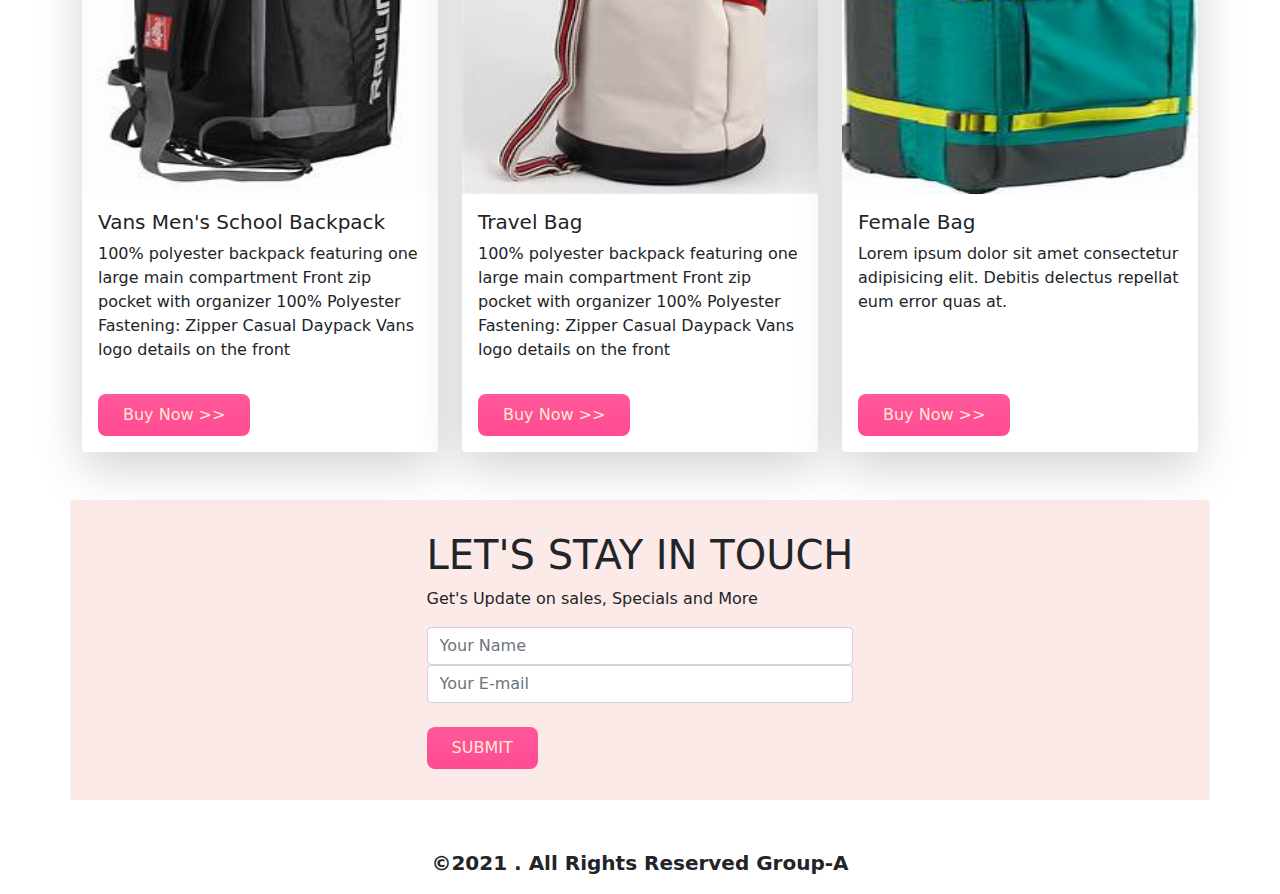
<file: bag/bag.html>
<!DOCTYPE html>
<html lang="en">

<head>
    <meta charset="UTF-8">
    <meta http-equiv="X-UA-Compatible" content="IE=edge">
    <!-- favicon -->
    <link rel="shotcut icon" type="image/png" href="images/categories/bag.png">
    <!-- Bootstrap -->
    <link rel="stylesheet" href="css/bootstrap.min.css">
    <meta name="viewport" content="width=device-width, initial-scale=1.0">
    <link rel="stylesheet" href="style.css">
    <!-- javascript -->
    <script src="https://cdn.jsdelivr.net/npm/bootstrap@5.0.2/dist/js/bootstrap.bundle.min.js"
        integrity="sha384-MrcW6ZMFYlzcLA8Nl+NtUVF0sA7MsXsP1UyJoMp4YLEuNSfAP+JcXn/tWtIaxVXM"
        crossorigin="anonymous"></script>
    <title>e-com-website</title>
</head>

<body>
    <main>
        <!-- Catagories -->
        <section class="container mt-5 catagories">
            <div class="row g-3">
                <!-- Apparel -->
                <div class="col-lg-3 col-md-6 col-12 ">
                    <a class="link" title="Click Here"  href="appreal/appreal.html">
                        <div class="p-3 border bg-primary d-flex align-items-center justify-content-between rounded-3">
                            <h1 class="text-white">Apparel</h1>
                            <img src="images/categories/jacket-1.png" alt="">
                        </div>
                    </a>
                </div>
                <!-- bag catagory -->
                <div class="col-lg-3 col-md-6 col-12 ">
                    <a class="link" title="Click Here"  href="bag.html">
                        <div class="p-3 border bg-success d-flex align-items-center justify-content-between rounded-3">
                            <h1 class="text-white">Bags</h1>
                            <img src="images/categories/bag.png" alt="">
                        </div>
                    </a>
                </div>
                <!-- watch catagory -->
                <div class="col-lg-3 col-md-6 col-12 ">
                    <a class="link" title="Click Here"   href="watch/watch.html">
                        <div class="p-3 border bg-warning d-flex align-items-center justify-content-between rounded-3">
                            <h1 class="text-white">Watch</h1>
                            <img src="images/categories/watch.png" alt="">
                        </div>
                    </a>
                </div>
                <!-- shoes catagory -->
                <div class="col-lg-3 col-md-6 col-12 ">
                    <a class="link" title="Click Here"  href="shoes/shoes.html">
                        <div class="p-3 border bg-primary d-flex align-items-center justify-content-between rounded-3">
                            <h1 class="text-white">Shoes</h1>
                            <img src="images/categories/shoes.png" alt="">
                        </div>
                    </a>
                </div>


            </div>
        </section>
        <!--------------------------------------
                     bags
                ------------------------------- -->
        <section class="container my-5">

            <div class="row row-cols-1 row-cols-md-2 row-cols-lg-3 g-4">
                <div class="col">
                    <div class="card border-0 shadow-lg h-100">
                        <img height="388" width="258" src="images/bags/th (1).jpg" class="card-img-top  " alt="...">
                        <div class="card-body">
                            <h5 class="card-title">Vans Men's School Backpack</h5>
                            <p class="card-text">
                                100% polyester backpack featuring one large main compartment
                                Front zip pocket with organizer 100% Polyester Fastening: Zipper Casual Daypack Vans
                                logo details on the front</p>
                        </div>
                        <div class="m-3">
                            <button class="e-com-btn-buy-now  ">Buy Now >></button>
                        </div>
                    </div>
                </div>
                <div class="col">
                    <div class="card border-0 shadow-lg h-100">
                        <img height="388" width="258" src="images/bags/th (12).jpg" class="card-img-top  " alt="...">
                        <div class="card-body">
                            <h5 class="card-title">Travel Bag</h5>
                            <p class="card-text">100% polyester backpack featuring one large main compartment
                                Front zip pocket with organizer 100% Polyester Fastening: Zipper Casual Daypack Vans
                                logo details on the front
                            </p>
                        </div>
                        <div class="m-3">
                            <button class="e-com-btn-buy-now">Buy Now >></button>
                        </div>
                    </div>
                </div>
                <div class="col">
                    <div class="card border-0 shadow-lg h-100">
                        <img height="388" width="258" src="images/bags/th (3).jpg" class="card-img-top  " alt="...">
                        <div class="card-body">
                            <h5 class="card-title">Female Bag</h5>
                            <p class="card-text">Lorem ipsum dolor sit amet consectetur adipisicing elit. Debitis
                                delectus repellat eum error quas at.</p>
                        </div>
                        <div class="m-3">
                            <button class="e-com-btn-buy-now">Buy Now >></button>
                        </div>
                    </div>
                </div>
            </div>
        </section>
        <section class="container my-5">

            <div class="row row-cols-1 row-cols-md-2 row-cols-lg-3 g-4">
                <div class="col">
                    <div class="card border-0 shadow-lg h-100">
                        <img height="388" width="258" src="images/bags/bag-2.png" class="card-img-top  " alt="...">
                        <div class="card-body">
                            <h5 class="card-title">Vans Men's School Backpack</h5>
                            <p class="card-text">
                                100% polyester backpack featuring one large main compartment
                                Front zip pocket with organizer 100% Polyester Fastening: Zipper Casual Daypack Vans
                                logo details on the front</p>
                        </div>
                        <div class="m-3">
                            <button class="e-com-btn-buy-now  ">Buy Now >></button>
                        </div>
                    </div>
                </div>
                <div class="col">
                    <div class="card border-0 shadow-lg h-100">
                        <img height="388" width="258" src="images/bags/bag-3.png" class="card-img-top  " alt="...">
                        <div class="card-body">
                            <h5 class="card-title">Travel Bag</h5>
                            <p class="card-text">100% polyester backpack featuring one large main compartment
                                Front zip pocket with organizer 100% Polyester Fastening: Zipper Casual Daypack Vans
                                logo details on the front
                            </p>
                        </div>
                        <div class="m-3">
                            <button class="e-com-btn-buy-now">Buy Now >></button>
                        </div>
                    </div>
                </div>
                <div class="col">
                    <div class="card border-0 shadow-lg h-100">
                        <img height="388" width="258" src="images/bags/bag-1.png" class="card-img-top  " alt="...">
                        <div class="card-body">
                            <h5 class="card-title">Female Bag</h5>
                            <p class="card-text">Lorem ipsum dolor sit amet consectetur adipisicing elit. Debitis
                                delectus repellat eum error quas at.</p>
                        </div>
                        <div class="m-3">
                            <button class="e-com-btn-buy-now">Buy Now >></button>
                        </div>
                    </div>
                </div>
            </div>
        </section>
        <section class="container my-5">

            <div class="row row-cols-1 row-cols-md-2 row-cols-lg-3 g-4">
                <div class="col">
                    <div class="card border-0 shadow-lg h-100">
                        <img height="388" width="258" src="images/bags/th (10).jpg" class="card-img-top  " alt="...">
                        <div class="card-body">
                            <h5 class="card-title">Vans Men's School Backpack</h5>
                            <p class="card-text">
                                100% polyester backpack featuring one large main compartment
                                Front zip pocket with organizer 100% Polyester Fastening: Zipper Casual Daypack Vans
                                logo details on the front</p>
                        </div>
                        <div class="m-3">
                            <button class="e-com-btn-buy-now  ">Buy Now >></button>
                        </div>
                    </div>
                </div>
                <div class="col">
                    <div class="card border-0 shadow-lg h-100">
                        <img height="388" width="258" src="images/bags/th (11).jpg" class="card-img-top  " alt="...">
                        <div class="card-body">
                            <h5 class="card-title">Travel Bag</h5>
                            <p class="card-text">100% polyester backpack featuring one large main compartment
                                Front zip pocket with organizer 100% Polyester Fastening: Zipper Casual Daypack Vans
                                logo details on the front
                            </p>
                        </div>
                        <div class="m-3">
                            <button class="e-com-btn-buy-now">Buy Now >></button>
                        </div>
                    </div>
                </div>
                <div class="col">
                    <div class="card border-0 shadow-lg h-100">
                        <img height="388" width="258" src="images/bags/th (2).jpg" class="card-img-top  " alt="...">
                        <div class="card-body">
                            <h5 class="card-title">Female Bag</h5>
                            <p class="card-text">Lorem ipsum dolor sit amet consectetur adipisicing elit. Debitis
                                delectus repellat eum error quas at.</p>
                        </div>
                        <div class="m-3">
                            <button class="e-com-btn-buy-now">Buy Now >></button>
                        </div>
                    </div>
                </div>
            </div>
        </section>
        <section class="container my-5">

            <div class="row row-cols-1 row-cols-md-2 row-cols-lg-3 g-4">
                <div class="col">
                    <div class="card border-0 shadow-lg h-100">
                        <img height="388" width="258" src="images/bags/th (4).jpg" class="card-img-top  " alt="...">
                        <div class="card-body">
                            <h5 class="card-title">Vans Men's School Backpack</h5>
                            <p class="card-text">
                                100% polyester backpack featuring one large main compartment
                                Front zip pocket with organizer 100% Polyester Fastening: Zipper Casual Daypack Vans
                                logo details on the front</p>
                        </div>
                        <div class="m-3">
                            <button class="e-com-btn-buy-now  ">Buy Now >></button>
                        </div>
                    </div>
                </div>
                <div class="col">
                    <div class="card border-0 shadow-lg h-100">
                        <img height="388" width="258" src="images/bags/th (5).jpg" class="card-img-top  " alt="...">
                        <div class="card-body">
                            <h5 class="card-title">Travel Bag</h5>
                            <p class="card-text">100% polyester backpack featuring one large main compartment
                                Front zip pocket with organizer 100% Polyester Fastening: Zipper Casual Daypack Vans
                                logo details on the front
                            </p>
                        </div>
                        <div class="m-3">
                            <button class="e-com-btn-buy-now">Buy Now >></button>
                        </div>
                    </div>
                </div>
                <div class="col">
                    <div class="card border-0 shadow-lg h-100">
                        <img height="388" width="258" src="images/bags/th (6).jpg" class="card-img-top  " alt="...">
                        <div class="card-body">
                            <h5 class="card-title">Female Bag</h5>
                            <p class="card-text">Lorem ipsum dolor sit amet consectetur adipisicing elit. Debitis
                                delectus repellat eum error quas at.</p>
                        </div>
                        <div class="m-3">
                            <button class="e-com-btn-buy-now">Buy Now >></button>
                        </div>
                    </div>
                </div>
            </div>
        </section>
        <section class="container my-5">

            <div class="row row-cols-1 row-cols-md-2 row-cols-lg-3 g-4">
                <div class="col">
                    <div class="card border-0 shadow-lg h-100">
                        <img height="388" width="258" src="images/bags/th (7).jpg" class="card-img-top  " alt="...">
                        <div class="card-body">
                            <h5 class="card-title">Vans Men's School Backpack</h5>
                            <p class="card-text">
                                100% polyester backpack featuring one large main compartment
                                Front zip pocket with organizer 100% Polyester Fastening: Zipper Casual Daypack Vans
                                logo details on the front</p>
                        </div>
                        <div class="m-3">
                            <button class="e-com-btn-buy-now  ">Buy Now >></button>
                        </div>
                    </div>
                </div>
                <div class="col">
                    <div class="card border-0 shadow-lg h-100">
                        <img height="388" width="258" src="images/bags/th (8).jpg" class="card-img-top  " alt="...">
                        <div class="card-body">
                            <h5 class="card-title">Travel Bag</h5>
                            <p class="card-text">100% polyester backpack featuring one large main compartment
                                Front zip pocket with organizer 100% Polyester Fastening: Zipper Casual Daypack Vans
                                logo details on the front
                            </p>
                        </div>
                        <div class="m-3">
                            <button class="e-com-btn-buy-now">Buy Now >></button>
                        </div>
                    </div>
                </div>
                <div class="col">
                    <div class="card border-0 shadow-lg h-100">
                        <img height="388" width="258" src="images/bags/th (9).jpg" class="card-img-top  " alt="...">
                        <div class="card-body">
                            <h5 class="card-title">Female Bag</h5>
                            <p class="card-text">Lorem ipsum dolor sit amet consectetur adipisicing elit. Debitis
                                delectus repellat eum error quas at.</p>
                        </div>
                        <div class="m-3">
                            <button class="e-com-btn-buy-now">Buy Now >></button>
                        </div>
                    </div>
                </div>
            </div>
        </section>
        <!-- ------------
           update news getting 
        ------------- -->
        <section style="height: 300px;"
            class=" container d-flex justify-content-center e-com-bg-info align-items-center rounded-1">
            <div>
                <h1>LET'S STAY IN TOUCH</h1>
                <P>Get's Update on sales, Specials and More</P>
                <input class="form-control" type="text" placeholder="Your Name">
                <input class="form-control" type="email" placeholder="Your E-mail">
                <br>
                <button class="e-com-btn-buy-now">SUBMIT</button>
            </div>
        </section>
    </main>
    <footer class="mt-5 text-center  fs-5">
        <p><b>©2021 . All Rights Reserved Group-A</b></p>
    </footer>
</body>

</html>
</file>
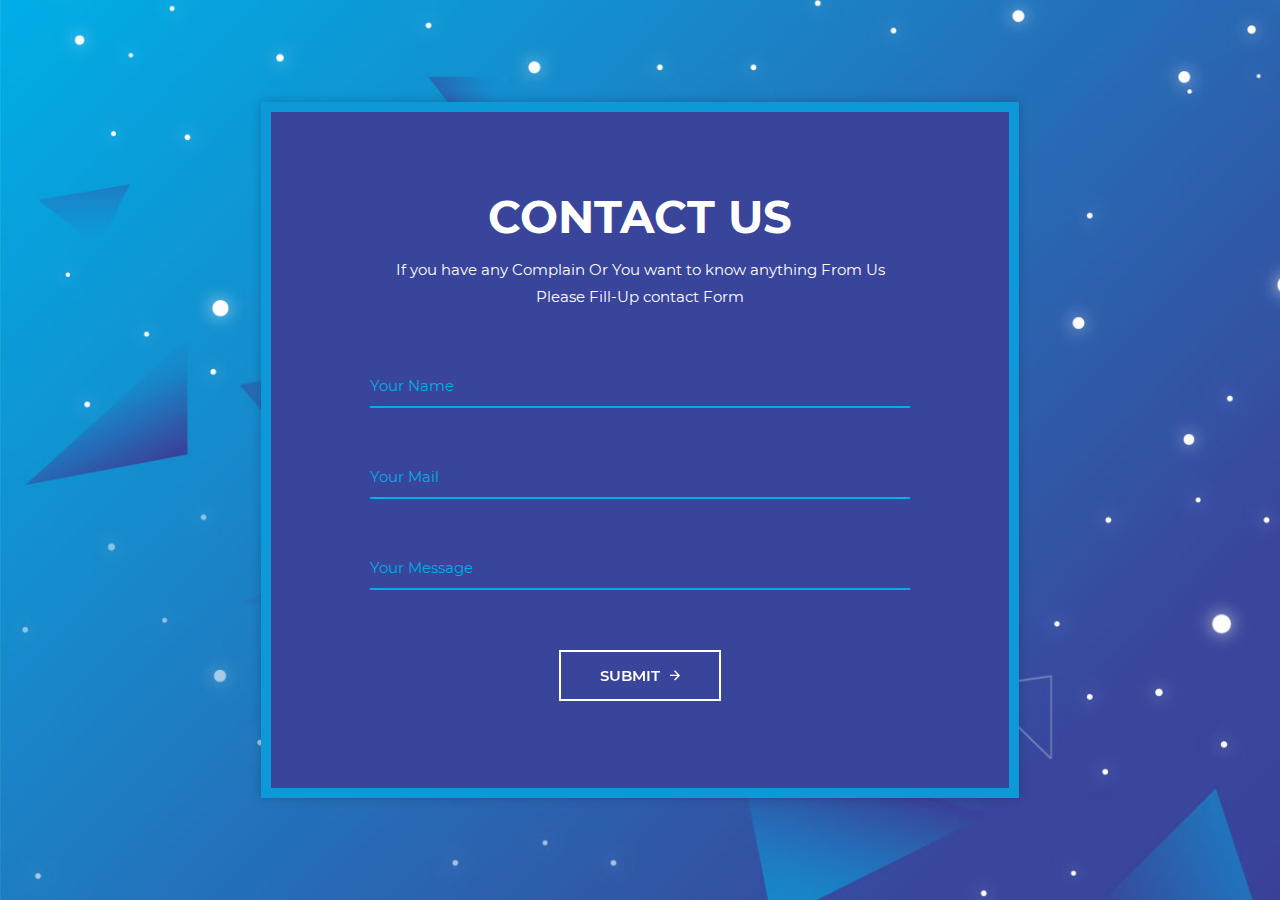
<file: contact-us/contact.html>
<!DOCTYPE html>
<html>
	<head>
		<meta charset="utf-8">
		<title>RegistrationForm_v7 by Colorlib</title>
		<meta name="viewport" content="width=device-width, initial-scale=1.0">

		<!-- MATERIAL DESIGN ICONIC FONT -->
		<link rel="stylesheet" href="fonts/material-design-iconic-font/css/material-design-iconic-font.min.css">
		
		<!-- STYLE CSS -->
		<link rel="stylesheet" href="css/style.css">
	</head>

	<body>

		<div class="wrapper">
			<div class="inner">
				<form action="">
					<h3>Contact Us</h3>
					<p>If you have any Complain Or You want to know anything From Us Please Fill-Up contact Form</p>
					<label class="form-group">
						<input type="text" class="form-control"  required>
						<span>Your Name</span>
						<span class="border"></span>
					</label>
					<label class="form-group">
						<input type="text" class="form-control"  required>
						<span for="">Your Mail</span>
						<span class="border"></span>
					</label>
					<label class="form-group" >
						<textarea name="" id="" class="form-control" required></textarea>
						<span for="">Your Message</span>
						<span class="border"></span>
					</label>
					<button>Submit 
						<i class="zmdi zmdi-arrow-right"></i>
					</button>
				</form>
			</div>
		</div>
		
	</body><!-- This templates was made by Colorlib (https://colorlib.com) -->
</html>
</file>
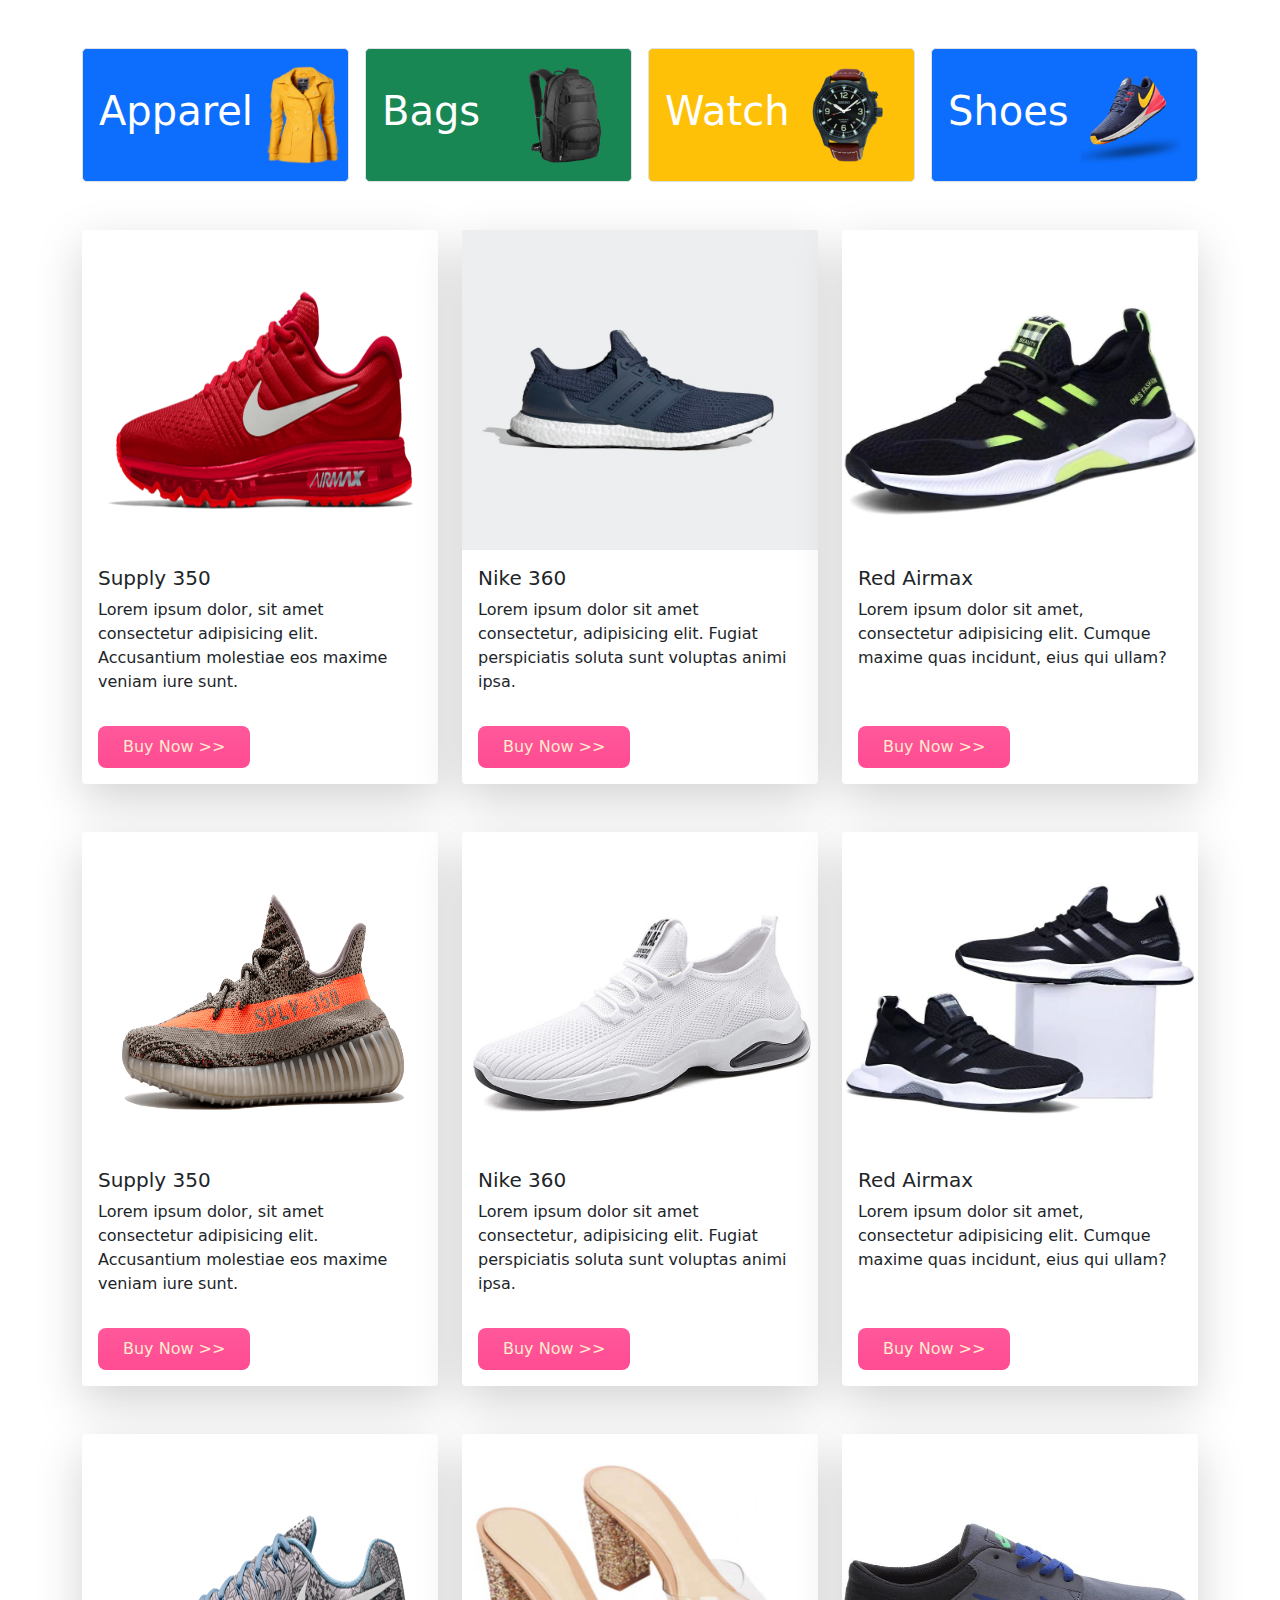
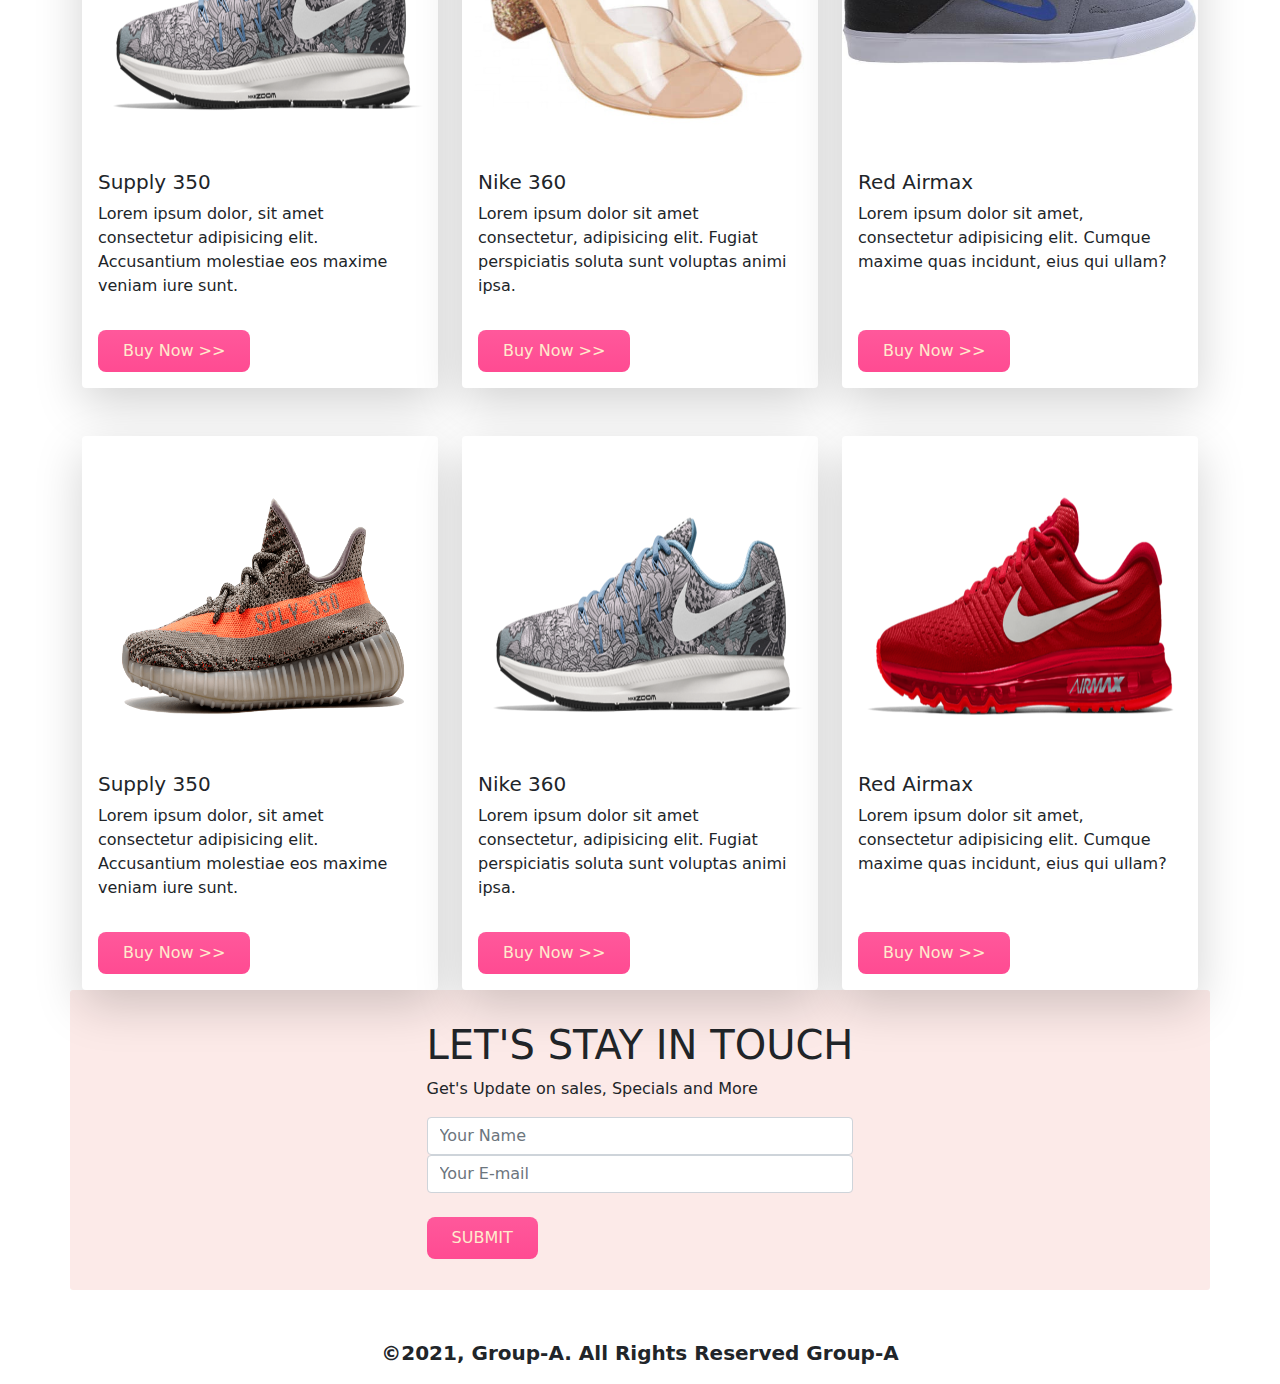
<file: shoes/shoes.html>
<!DOCTYPE html>
<html lang="en">

<head>
    <meta charset="UTF-8">
    <meta http-equiv="X-UA-Compatible" content="IE=edge">
    <!-- favicon -->
    <link rel="shotcut icon" type="image/png" href="images/categories/shoes.png">
    <!-- Bootstrap -->
    <link rel="stylesheet" href="css/bootstrap.min.css">
    <meta name="viewport" content="width=device-width, initial-scale=1.0">
    <link rel="stylesheet" href="style.css">
    <!-- javascript -->
    <script src="https://cdn.jsdelivr.net/npm/bootstrap@5.0.2/dist/js/bootstrap.bundle.min.js"
        integrity="sha384-MrcW6ZMFYlzcLA8Nl+NtUVF0sA7MsXsP1UyJoMp4YLEuNSfAP+JcXn/tWtIaxVXM"
        crossorigin="anonymous"></script>
    <title>e-com-website</title>
</head>

<body>
    <main>
        <!-- Catagories -->
        <section class="container mt-5 catagories">
            <div class="row g-3">
                <!-- Apparel -->
                <div class="col-lg-3 col-md-6 col-12 ">
                    <a class="link" title="Click Here"  href="appreal/appreal.html">
                        <div class="p-3 border bg-primary d-flex align-items-center justify-content-between rounded-3">
                            <h1 class="text-white">Apparel</h1>
                            <img src="images/categories/jacket-1.png" alt="">
                        </div>
                    </a>
                </div>
                <!-- bag catagory -->
                <div class="col-lg-3 col-md-6 col-12 ">
                    <a class="link" title="Click Here"  href="bag/bag.html">
                        <div class="p-3 border bg-success d-flex align-items-center justify-content-between rounded-3">
                            <h1 class="text-white">Bags</h1>
                            <img src="images/categories/bag.png" alt="">
                        </div>
                    </a>
                </div>
                <!-- watch catagory -->
                <div class="col-lg-3 col-md-6 col-12 ">
                    <a class="link" title="Click Here"  href="watch/watch.html">
                        <div class="p-3 border bg-warning d-flex align-items-center justify-content-between rounded-3">
                            <h1 class="text-white">Watch</h1>
                            <img src="images/categories/watch.png" alt="">
                        </div>
                    </a>
                </div>
                <!-- shoes catagory -->
                <div class="col-lg-3 col-md-6 col-12 ">
                    <a class="link" title="Click Here"  href="shoes.html">
                        <div class="p-3 border bg-primary d-flex align-items-center justify-content-between rounded-3">
                            <h1 class="text-white">Shoes</h1>
                            <img src="images/categories/shoes.png" alt="">
                        </div>
                    </a>
                </div>


            </div>
        </section>
        <!-- ----------------------------------------------
            Shoes
        ------------------------------------- -->
        <section class="container mt-5">

            <div class="row row-cols-1 row-cols-md-2 row-cols-lg-3 g-4">
                <div class="col">
                    <div class="card border-0 shadow-lg h-100">
                        <img height="320" src="images/shoes/shoe-3.png" class="card-img-top " alt="...">
                        <div class="card-body">
                            <h5 class="card-title">Supply 350</h5>
                            <p class="card-text">Lorem ipsum dolor, sit amet consectetur adipisicing elit. Accusantium
                                molestiae eos maxime veniam iure sunt.</p>
                        </div>
                        <div class="m-3">
                            <button class="e-com-btn-buy-now">Buy Now >></button>
                        </div>
                    </div>
                </div>
                <div class="col">
                    <div class="card border-0 shadow-lg h-100">
                        <img height="320" src="images/shoes/ULTRABOOST 4.0 DNA SHOES.jpg" class="card-img-top  " alt="...">
                        <div class="card-body">
                            <h5 class="card-title">Nike 360</h5>
                            <p class="card-text">Lorem ipsum dolor sit amet consectetur, adipisicing elit. Fugiat
                                perspiciatis soluta sunt voluptas animi ipsa.</p>
                        </div>
                        <div class="m-3">
                            <button class="e-com-btn-buy-now ">Buy Now >></button>
                        </div>
                    </div>
                </div>
                <div class="col">
                    <div class="card border-0 shadow-lg h-100">
                        <img height="320" src="images/shoes/H1c3803efc92a43e688bc140bce050a352.jpg" class="card-img-top  " alt="...">
                        <div class="card-body">
                            <h5 class="card-title">Red Airmax</h5>
                            <p class="card-text">Lorem ipsum dolor sit amet, consectetur adipisicing elit. Cumque maxime
                                quas incidunt, eius qui ullam?</p>
                        </div>
                        <div class="m-3">
                            <button class="e-com-btn-buy-now">Buy Now >></button>
                        </div>
                    </div>
                </div>
            </div>
        </section>
        <section class="container mt-5">

            <div class="row row-cols-1 row-cols-md-2 row-cols-lg-3 g-4">
                <div class="col">
                    <div class="card border-0 shadow-lg h-100">
                        <img height="320" src="images/shoes/shoe-1.png" class="card-img-top " alt="...">
                        <div class="card-body">
                            <h5 class="card-title">Supply 350</h5>
                            <p class="card-text">Lorem ipsum dolor, sit amet consectetur adipisicing elit. Accusantium
                                molestiae eos maxime veniam iure sunt.</p>
                        </div>
                        <div class="m-3">
                            <button class="e-com-btn-buy-now">Buy Now >></button>
                        </div>
                    </div>
                </div>
                <div class="col">
                    <div class="card border-0 shadow-lg h-100">
                        <img height="320" src="images/shoes/H3063af62b6084b84ac54608a8cd14516t.jpg" class="card-img-top  " alt="...">
                        <div class="card-body">
                            <h5 class="card-title">Nike 360</h5>
                            <p class="card-text">Lorem ipsum dolor sit amet consectetur, adipisicing elit. Fugiat
                                perspiciatis soluta sunt voluptas animi ipsa.</p>
                        </div>
                        <div class="m-3">
                            <button class="e-com-btn-buy-now ">Buy Now >></button>
                        </div>
                    </div>
                </div>
                <div class="col">
                    <div class="card border-0 shadow-lg h-100">
                        <img height="320" src="images/shoes/H345c55027a6c4cf08149b48e766ab5b5C.jpg" class="card-img-top  " alt="...">
                        <div class="card-body">
                            <h5 class="card-title">Red Airmax</h5>
                            <p class="card-text">Lorem ipsum dolor sit amet, consectetur adipisicing elit. Cumque maxime
                                quas incidunt, eius qui ullam?</p>
                        </div>
                        <div class="m-3">
                            <button class="e-com-btn-buy-now">Buy Now >></button>
                        </div>
                    </div>
                </div>
            </div>
        </section>
        <section class="container mt-5">

            <div class="row row-cols-1 row-cols-md-2 row-cols-lg-3 g-4">
                <div class="col">
                    <div class="card border-0 shadow-lg h-100">
                        <img height="320" src="images/shoes/shoe-2.png" class="card-img-top " alt="...">
                        <div class="card-body">
                            <h5 class="card-title">Supply 350</h5>
                            <p class="card-text">Lorem ipsum dolor, sit amet consectetur adipisicing elit. Accusantium
                                molestiae eos maxime veniam iure sunt.</p>
                        </div>
                        <div class="m-3">
                            <button class="e-com-btn-buy-now">Buy Now >></button>
                        </div>
                    </div>
                </div>
                <div class="col">
                    <div class="card border-0 shadow-lg h-100">
                        <img height="320" src="images/shoes/Ub0ddc11a541a4d228c7eb9c0ee95efd6l.jpg" class="card-img-top  " alt="...">
                        <div class="card-body">
                            <h5 class="card-title">Nike 360</h5>
                            <p class="card-text">Lorem ipsum dolor sit amet consectetur, adipisicing elit. Fugiat
                                perspiciatis soluta sunt voluptas animi ipsa.</p>
                        </div>
                        <div class="m-3">
                            <button class="e-com-btn-buy-now ">Buy Now >></button>
                        </div>
                    </div>
                </div>
                <div class="col">
                    <div class="card border-0 shadow-lg h-100">
                        <img height="320" src="images/shoes/Nike SB Portmore (GS) Skate Shoes - Kids.jpg" class="card-img-top  " alt="...">
                        <div class="card-body">
                            <h5 class="card-title">Red Airmax</h5>
                            <p class="card-text">Lorem ipsum dolor sit amet, consectetur adipisicing elit. Cumque maxime
                                quas incidunt, eius qui ullam?</p>
                        </div>
                        <div class="m-3">
                            <button class="e-com-btn-buy-now">Buy Now >></button>
                        </div>
                    </div>
                </div>
            </div>
        </section>
        <section class="container mt-5">

            <div class="row row-cols-1 row-cols-md-2 row-cols-lg-3 g-4">
                <div class="col">
                    <div class="card border-0 shadow-lg h-100">
                        <img height="320" src="images/shoes/shoe-1.png" class="card-img-top " alt="...">
                        <div class="card-body">
                            <h5 class="card-title">Supply 350</h5>
                            <p class="card-text">Lorem ipsum dolor, sit amet consectetur adipisicing elit. Accusantium
                                molestiae eos maxime veniam iure sunt.</p>
                        </div>
                        <div class="m-3">
                            <button class="e-com-btn-buy-now">Buy Now >></button>
                        </div>
                    </div>
                </div>
                <div class="col">
                    <div class="card border-0 shadow-lg h-100">
                        <img height="320" src="images/shoes/shoe-2.png" class="card-img-top  " alt="...">
                        <div class="card-body">
                            <h5 class="card-title">Nike 360</h5>
                            <p class="card-text">Lorem ipsum dolor sit amet consectetur, adipisicing elit. Fugiat
                                perspiciatis soluta sunt voluptas animi ipsa.</p>
                        </div>
                        <div class="m-3">
                            <button class="e-com-btn-buy-now ">Buy Now >></button>
                        </div>
                    </div>
                </div>
                <div class="col">
                    <div class="card border-0 shadow-lg h-100">
                        <img height="320" src="images/shoes/shoe-3.png" class="card-img-top  " alt="...">
                        <div class="card-body">
                            <h5 class="card-title">Red Airmax</h5>
                            <p class="card-text">Lorem ipsum dolor sit amet, consectetur adipisicing elit. Cumque maxime
                                quas incidunt, eius qui ullam?</p>
                        </div>
                        <div class="m-3">
                            <button class="e-com-btn-buy-now">Buy Now >></button>
                        </div>
                    </div>
                </div>
            </div>
        </section>



        <!-- ------------
           update news getting 
        ------------- -->
        <section style="height: 300px;"
            class=" container d-flex justify-content-center e-com-bg-info align-items-center rounded-1">
            <div>
                <h1>LET'S STAY IN TOUCH</h1>
                <P>Get's Update on sales, Specials and More</P>
                <input class="form-control" type="text" placeholder="Your Name">
                <input class="form-control" type="email" placeholder="Your E-mail">
                <br>
                <button class="e-com-btn-buy-now">SUBMIT</button>
            </div>
        </section>
    </main>
    <footer class="mt-5 text-center  fs-5">
        <p><b>©2021, Group-A. All Rights Reserved Group-A</b></p>
    </footer>

</body>

</html>
</file>
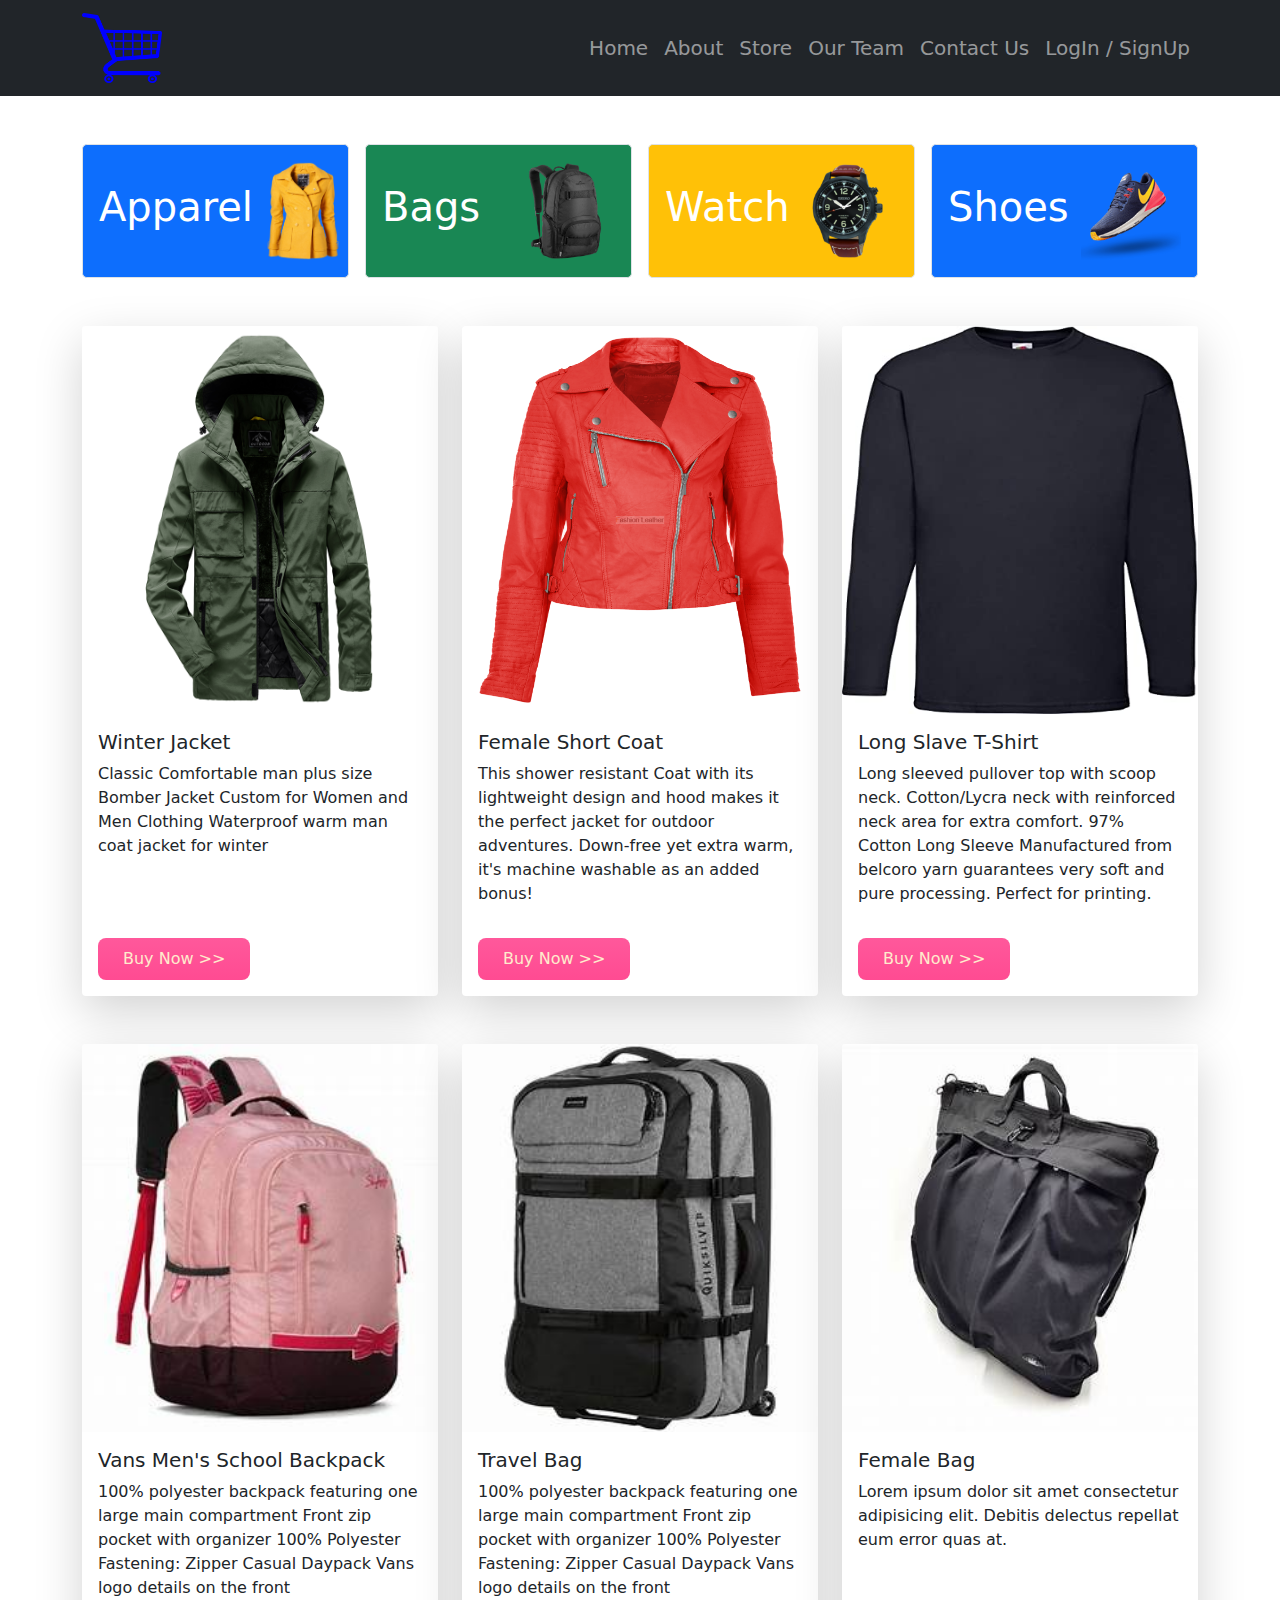
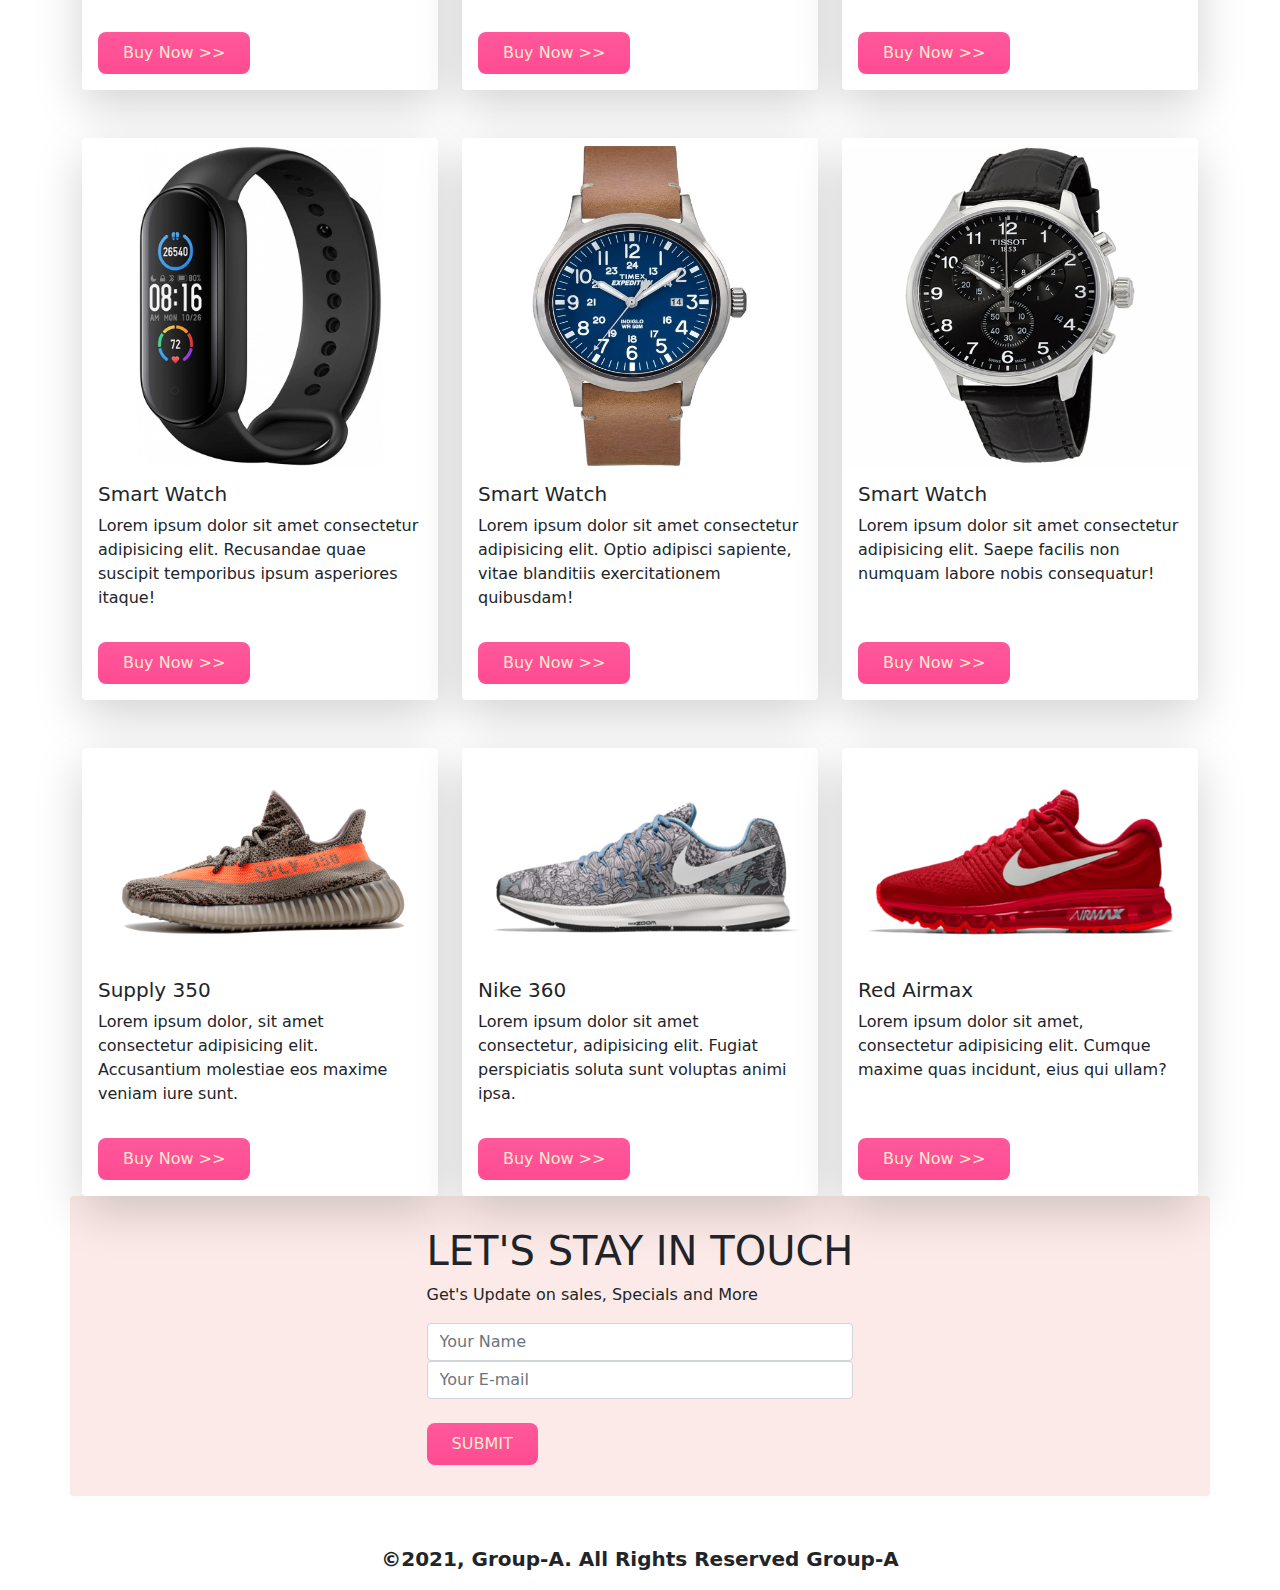
<file: store/store.html>
<!DOCTYPE html>
<html lang="en">

<head>
    <meta charset="UTF-8">
    <meta http-equiv="X-UA-Compatible" content="IE=edge">
    <!-- favicon -->
    <link rel="shotcut icon" type="image/png" href="images/logo/clipart151472.png">
    <!-- Bootstrap -->
    <link rel="stylesheet" href="css/bootstrap.min.css">
    <meta name="viewport" content="width=device-width, initial-scale=1.0">
    <link rel="stylesheet" href="style.css">
    <!-- javascript -->
    <script src="https://cdn.jsdelivr.net/npm/bootstrap@5.0.2/dist/js/bootstrap.bundle.min.js"
        integrity="sha384-MrcW6ZMFYlzcLA8Nl+NtUVF0sA7MsXsP1UyJoMp4YLEuNSfAP+JcXn/tWtIaxVXM"
        crossorigin="anonymous"></script>
    <title>e-com-website</title>
</head>

<body>
    <header>
        <nav class="navbar navbar-expand-lg  navbar-dark bg-dark ">
            <div class="container">
                <a class="navbar-brand" href="#"><img src="images/logo/clipart151472.png" alt="" width="80"
                        height="70"></a>
                <button class="navbar-toggler rounded-3" type="button" data-bs-toggle="collapse"
                    data-bs-target="#navbarSupportedContent" aria-controls="navbarSupportedContent"
                    aria-expanded="false" aria-label="Toggle navigation">
                    <span class="navbar-toggler-icon"></span>
                </button>
                <div id="navbarSupportedContent">
                    <ul class="navbar-nav  me-auto mb-2 fs-5  mb-lg-0">
                        <li class="nav-item nav-hover">
                            <a target="_blank" class="nav-link" aria-current="page" href="#">Home</a>
                        </li>
                        <li class="nav-item nav-hover">
                            <a target="_blank" class="nav-link " href="#">About</a>
                        </li>
                        <li class="nav-item nav-hover">
                            <a target="_blank" class="nav-link" href="#">Store</a>
                        </li>
                        <li class="nav-item nav-hover">
                            <a target="_blank" class="nav-link" href="our-team/our-team.html">Our Team</a>
                        </li>
                        <li class="nav-item nav-hover">
                            <a target="_blank" class="nav-link" href="#">Contact Us</a>
                        </li>
                        <li class="nav-item nav-hover">
                            <a target="_blank" class="nav-link" href="signUp-login/index.php">LogIn / SignUp</a>
                        </li>
                    </ul>
                </div>
            </div>
        </nav>
        <!-- Images Slider -->
    <main>
        <!-- Catagories -->
        <section class="container mt-5 catagories">
            <div class="row g-3">
                <!-- Apparel -->
                <div class="col-lg-3 col-md-6 col-12 ">
                    <a class="link" title="Click Here" target="_blank" href="appreal/appreal.html">
                        <div class="p-3 border bg-primary d-flex align-items-center justify-content-between rounded-3">
                            <h1 class="text-white">Apparel</h1>
                            <img src="images/appreal/jacket-1.png" alt="">
                        </div>
                    </a>
                </div>
                <!-- bag catagory -->
                <div class="col-lg-3 col-md-6 col-12 ">
                    <a class="link" title="Click Here" target="_blank" href="bag/bag.html">
                        <div class="p-3 border bg-success d-flex align-items-center justify-content-between rounded-3">
                            <h1 class="text-white">Bags</h1>
                            <img src="images/categories/bag.png" alt="">
                        </div>
                    </a>
                </div>
                <!-- watch catagory -->
                <div class="col-lg-3 col-md-6 col-12 ">
                    <a class="link" title="Click Here" target="_blank" href="watch/watch.html">
                        <div class="p-3 border bg-warning d-flex align-items-center justify-content-between rounded-3">
                            <h1 class="text-white">Watch</h1>
                            <img src="images/categories/watch.png" alt="">
                        </div>
                    </a>
                </div>
                <!-- shoes catagory -->
                <div class="col-lg-3 col-md-6 col-12 ">
                    <a class="link" title="Click Here" target="_blank" href="shoes/shoes.html">
                        <div class="p-3 border bg-primary d-flex align-items-center justify-content-between rounded-3">
                            <h1 class="text-white">Shoes</h1>
                            <img src="images/categories/shoes.png" alt="">
                        </div>
                    </a>
                </div>


            </div>
        </section>
        <!-- Appreal -->
        <section class="container my-5">
            <div class="row row-cols-1 row-cols-md-2 row-cols-lg-3 g-4">
                <div class="col">
                    <div class="card border-0 shadow-lg h-100">
                        <img height="388" width="258" src="images/appreal/Hdb10725a09f841cd8c32d347eaa34786l.jpg"
                            class="card-img-top  " alt="...">
                        <div class="card-body">
                            <h5 class="card-title">Winter Jacket</h5>
                            <p class="card-text">Classic Comfortable man plus size Bomber Jacket Custom for Women and Men Clothing Waterproof warm man coat jacket for
                            winter
                            </p>
                            
                        </div>
                        <div class="m-3">
                            <button class="e-com-btn-buy-now">Buy Now >></button>
                        </div>
                    </div>
                </div>
                <div class="col">
                    <div class="card border-0 shadow-lg h-100">
                        <img height="388" width="258" src="images/appreal/jacket-3.png" class="card-img-top  "
                            alt="...">
                        <div class="card-body">
                            <h5 class="card-title">Female Short Coat</h5>
                            <p class="card-text">This shower resistant Coat with its lightweight design and hood makes
                                it the perfect jacket for outdoor adventures.
                                Down-free yet extra warm, it's machine washable as an added bonus!
                            </p>
                        </div>
                        <div class="m-3">
                            <button class="e-com-btn-buy-now">Buy Now >></button>
                        </div>
                    </div>
                </div>
                <div class="col">
                    <div class="card border-0 shadow-lg h-100">
                        <img height="388" width="240" src="images/appreal/71-JUl5vQrL._AC_SX425._SX._UX._SY._UY_.jpg"
                            class="card-img-top  " alt="...">
                        <div class="card-body">
                            <h5 class="card-title">Long Slave T-Shirt</h5>
                            <p class="card-text">Long sleeved pullover top with scoop neck.
                                Cotton/Lycra neck with reinforced neck area for extra comfort. 97% Cotton Long Sleeve
                                Manufactured from belcoro yarn guarantees very soft and pure processing. Perfect for
                                printing.</p>
                        </div>
                        <div class="m-3">
                            <button class="e-com-btn-buy-now">Buy Now >></button>
                        </div>
                    </div>
                </div>
            </div>
        </section>
        <!--------------------------------------
                     bags
                ------------------------------- -->
        <section class="container my-5">

            <div class="row row-cols-1 row-cols-md-2 row-cols-lg-3 g-4">
                <div class="col">
                    <div class="card border-0 shadow-lg h-100">
                        <img height="388" width="258" src="images/bags/th (1).jpg" class="card-img-top  " alt="...">
                        <div class="card-body">
                            <h5 class="card-title">Vans Men's School Backpack</h5>
                            <p class="card-text">
                                100% polyester backpack featuring one large main compartment
                                Front zip pocket with organizer 100% Polyester Fastening: Zipper Casual Daypack Vans
                                logo details on the front</p>
                        </div>
                        <div class="m-3">
                            <button class="e-com-btn-buy-now  ">Buy Now >></button>
                        </div>
                    </div>
                </div>
                <div class="col">
                    <div class="card border-0 shadow-lg h-100">
                        <img height="388" width="258" src="images/bags/th (12).jpg" class="card-img-top  " alt="...">
                        <div class="card-body">
                            <h5 class="card-title">Travel Bag</h5>
                            <p class="card-text">100% polyester backpack featuring one large main compartment
                                Front zip pocket with organizer 100% Polyester Fastening: Zipper Casual Daypack Vans
                                logo details on the front
                            </p>
                        </div>
                        <div class="m-3">
                            <button class="e-com-btn-buy-now">Buy Now >></button>
                        </div>
                    </div>
                </div>
                <div class="col">
                    <div class="card border-0 shadow-lg h-100">
                        <img height="388" width="258" src="images/bags/th (3).jpg" class="card-img-top  " alt="...">
                        <div class="card-body">
                            <h5 class="card-title">Female Bag</h5>
                            <p class="card-text">Lorem ipsum dolor sit amet consectetur adipisicing elit. Debitis
                                delectus repellat eum error quas at.</p>
                        </div>
                        <div class="m-3">
                            <button class="e-com-btn-buy-now">Buy Now >></button>
                        </div>
                    </div>
                </div>
            </div>
        </section>
        <!-- Watch -->
        <section class="container my-5">

            <div class="row row-cols-1 row-cols-md-2 row-cols-lg-3 g-4">
                <div class="col">
                    <div class="card border-0 shadow-lg h-100">
                        <img height="320" width="220" src="images/watch/xiaomi-mi-band-5-black.webp"
                            class="card-img-top mt-2" alt="...">
                        <div class="card-body">
                            <h5 class="card-title">Smart Watch</h5>
                            <p class="card-text">Lorem ipsum dolor sit amet consectetur adipisicing elit. Recusandae
                                quae suscipit temporibus ipsum asperiores itaque!</p>
                        </div>
                        <div class="m-3">
                            <button class="e-com-btn-buy-now">Buy Now >></button>
                        </div>
                    </div>
                </div>
                <div class="col">
                    <div class="card border-0 shadow-lg h-100">
                        <img height="320" width="220"
                            src="images/watch/38b2c957-815d-4d31-980f-9a2c2b58eb5f_1.f878ba46b5899da4d3b3b50bea17d9fd.jpeg"
                            class="card-img-top mt-2" alt="...">
                        <div class="card-body">
                            <h5 class="card-title">Smart Watch</h5>
                            <p class="card-text">Lorem ipsum dolor sit amet consectetur adipisicing elit. Optio adipisci
                                sapiente, vitae blanditiis exercitationem quibusdam!
                            </p>
                        </div>
                        <div class="m-3">
                            <button class="e-com-btn-buy-now">Buy Now >></button>
                        </div>
                    </div>
                </div>
                <div class="col">
                    <div class="card border-0 shadow-lg h-100">
                        <img height="320" width="220"
                            src="images/watch/tissot-t116-617-16-057-00-chronograph-quartz-watch-3.jpg"
                            class="card-img-top mt-2" alt="...">
                        <div class="card-body">
                            <h5 class="card-title">Smart Watch</h5>
                            <p class="card-text">Lorem ipsum dolor sit amet consectetur adipisicing elit. Saepe facilis
                                non numquam labore nobis consequatur!</p>
                        </div>
                        <div class="m-3">
                            <button class="e-com-btn-buy-now">Buy Now >></button>
                        </div>
                    </div>
                </div>
            </div>
        </section>
        <!-- ----------------------------------------------
            Shoes
        ------------------------------------- -->
        <section class="container mt-5">

            <div class="row row-cols-1 row-cols-md-2 row-cols-lg-3 g-4">
                <div class="col">
                    <div class="card border-0 shadow-lg h-100">
                        <img src="images/shoes/shoe-1.png" class="card-img-top " alt="...">
                        <div class="card-body">
                            <h5 class="card-title">Supply 350</h5>
                            <p class="card-text">Lorem ipsum dolor, sit amet consectetur adipisicing elit. Accusantium
                                molestiae eos maxime veniam iure sunt.</p>
                        </div>
                        <div class="m-3">
                            <button class="e-com-btn-buy-now">Buy Now >></button>
                        </div>
                    </div>
                </div>
                <div class="col">
                    <div class="card border-0 shadow-lg h-100">
                        <img src="images/shoes/shoe-2.png" class="card-img-top  " alt="...">
                        <div class="card-body">
                            <h5 class="card-title">Nike 360</h5>
                            <p class="card-text">Lorem ipsum dolor sit amet consectetur, adipisicing elit. Fugiat
                                perspiciatis soluta sunt voluptas animi ipsa.</p>
                        </div>
                        <div class="m-3">
                            <button class="e-com-btn-buy-now ">Buy Now >></button>
                        </div>
                    </div>
                </div>
                <div class="col">
                    <div class="card border-0 shadow-lg h-100">
                        <img src="images/shoes/shoe-3.png" class="card-img-top  " alt="...">
                        <div class="card-body">
                            <h5 class="card-title">Red Airmax</h5>
                            <p class="card-text">Lorem ipsum dolor sit amet, consectetur adipisicing elit. Cumque maxime
                                quas incidunt, eius qui ullam?</p>
                        </div>
                        <div class="m-3">
                            <button class="e-com-btn-buy-now">Buy Now >></button>
                        </div>
                    </div>
                </div>
            </div>
        </section>



        <!-- ------------
           update news getting 
        ------------- -->
        <section style="height: 300px;"
            class=" container d-flex justify-content-center e-com-bg-info align-items-center rounded-1">
            <div>
                <h1>LET'S STAY IN TOUCH</h1>
                <P>Get's Update on sales, Specials and More</P>
                <input class="form-control" type="text" placeholder="Your Name">
                <input class="form-control" type="email" placeholder="Your E-mail">
                <br>
                <button class="e-com-btn-buy-now">SUBMIT</button>
            </div>
        </section>
    </main>
    <footer class="mt-5 text-center  fs-5">
        <p><b>©2021, Group-A. All Rights Reserved Group-A</b></p>
    </footer>
</body>

</html>
</file>
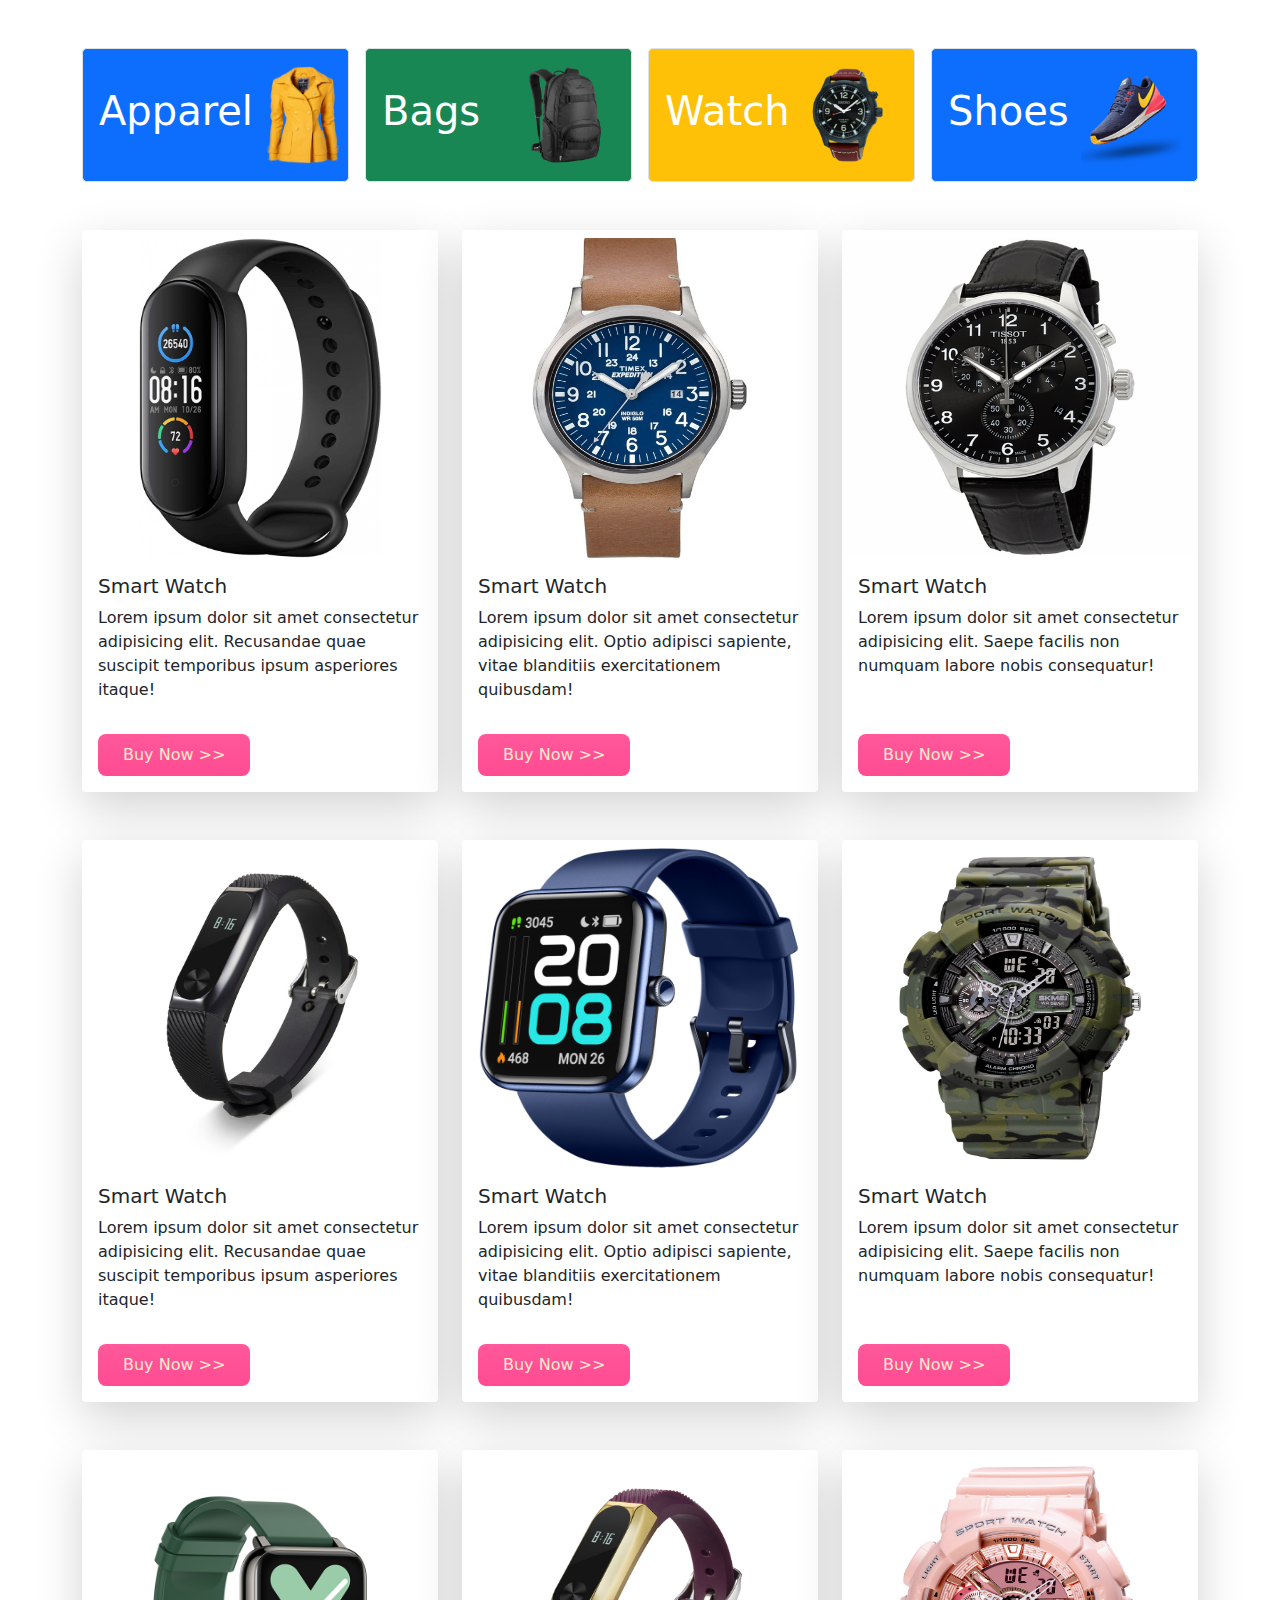
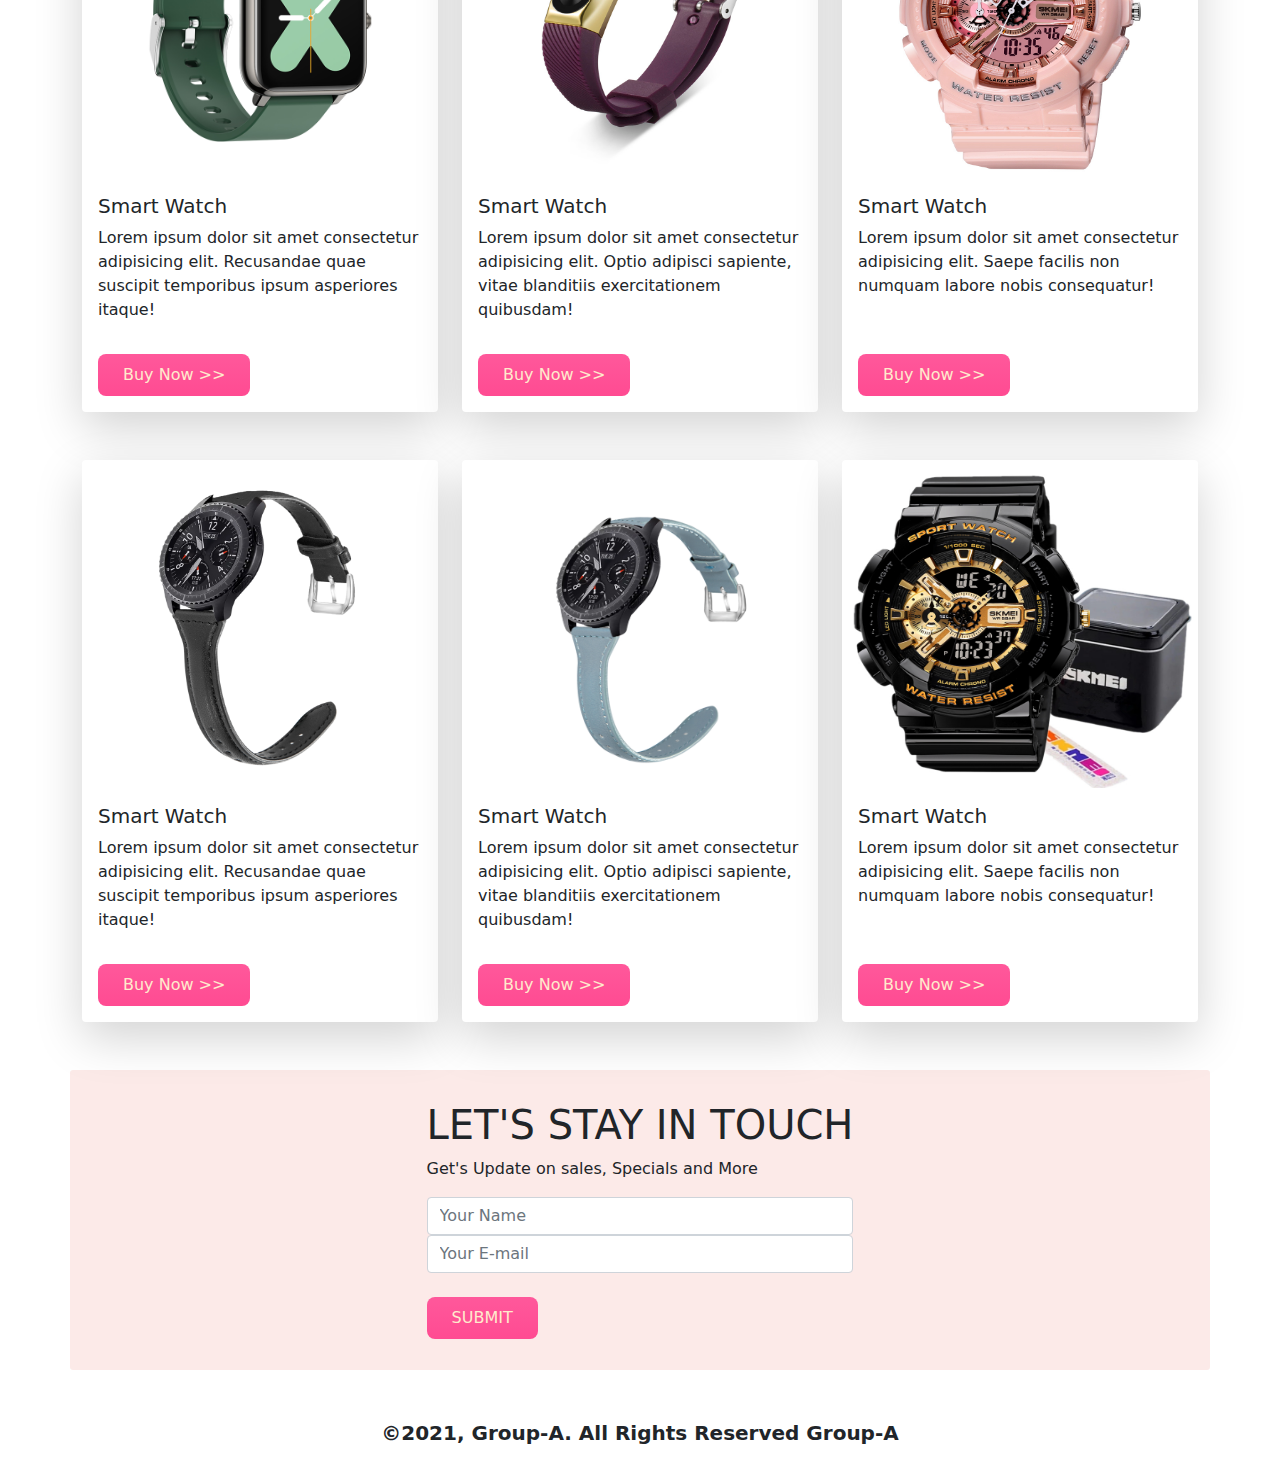
<file: watch/watch.html>
<!DOCTYPE html>
<html lang="en">

<head>
    <meta charset="UTF-8">
    <meta http-equiv="X-UA-Compatible" content="IE=edge">
    <!-- favicon -->
    <link rel="shotcut icon" type="image/png" href="images/categories/watch.png">
    <!-- Bootstrap -->
    <link rel="stylesheet" href="css/bootstrap.min.css">
    <meta name="viewport" content="width=device-width, initial-scale=1.0">
    <link rel="stylesheet" href="style.css">
    <title>e-com-website</title>
</head>

<body>
    <main>
        <!-- Catagories -->
        <section class="container mt-5 catagories">
            <div class="row g-3">
                <!-- Apparel -->
                <div class="col-lg-3 col-md-6 col-12 ">
                    <a class="link" title="Click Here" target="_blank" href="appreal/appreal.html">
                        <div class="p-3 border bg-primary d-flex align-items-center justify-content-between rounded-3">
                            <h1 class="text-white">Apparel</h1>
                            <img src="images/categories/jacket-1.png" alt="">
                        </div>
                    </a>
                </div>
                <!-- bag catagory -->
                <div class="col-lg-3 col-md-6 col-12 ">
                    <a class="link" title="Click Here" target="_blank" href="bag/bag.html">
                        <div class="p-3 border bg-success d-flex align-items-center justify-content-between rounded-3">
                            <h1 class="text-white">Bags</h1>
                            <img src="images/categories/bag.png" alt="">
                        </div>
                    </a>
                </div>
                <!-- watch catagory -->
                <div class="col-lg-3 col-md-6 col-12 ">
                    <a class="link" title="Click Here" href="watch.html">
                        <div class="p-3 border bg-warning d-flex align-items-center justify-content-between rounded-3">
                            <h1 class="text-white">Watch</h1>
                            <img src="images/categories/watch.png" alt="">
                        </div>
                    </a>
                </div>
                <!-- shoes catagory -->
                <div class="col-lg-3 col-md-6 col-12 ">
                    <a class="link" title="Click Here"  href="appreal/appreal.html">
                        <div class="p-3 border bg-primary d-flex align-items-center justify-content-between rounded-3">
                            <h1 class="text-white">Shoes</h1>
                            <img src="images/categories/shoes.png" alt="">
                        </div>
                    </a>
                </div>


            </div>
        </section>
        <!-- Watch -->
        <section class="container my-5">

            <div class="row row-cols-1 row-cols-md-2 row-cols-lg-3 g-4">
                <div class="col">
                    <div class="card border-0 shadow-lg h-100">
                        <img height="320" width="220" src="images/watch/xiaomi-mi-band-5-black.webp"
                            class="card-img-top mt-2" alt="...">
                        <div class="card-body">
                            <h5 class="card-title">Smart Watch</h5>
                            <p class="card-text">Lorem ipsum dolor sit amet consectetur adipisicing elit. Recusandae
                                quae suscipit temporibus ipsum asperiores itaque!</p>
                        </div>
                        <div class="m-3">
                            <button class="e-com-btn-buy-now">Buy Now >></button>
                        </div>
                    </div>
                </div>
                <div class="col">
                    <div class="card border-0 shadow-lg h-100">
                        <img height="320" width="220"
                            src="images/watch/38b2c957-815d-4d31-980f-9a2c2b58eb5f_1.f878ba46b5899da4d3b3b50bea17d9fd.jpeg"
                            class="card-img-top mt-2" alt="...">
                        <div class="card-body">
                            <h5 class="card-title">Smart Watch</h5>
                            <p class="card-text">Lorem ipsum dolor sit amet consectetur adipisicing elit. Optio adipisci
                                sapiente, vitae blanditiis exercitationem quibusdam!
                            </p>
                        </div>
                        <div class="m-3">
                            <button class="e-com-btn-buy-now">Buy Now >></button>
                        </div>
                    </div>
                </div>
                <div class="col">
                    <div class="card border-0 shadow-lg h-100">
                        <img height="320" width="220"
                            src="images/watch/tissot-t116-617-16-057-00-chronograph-quartz-watch-3.jpg"
                            class="card-img-top mt-2" alt="...">
                        <div class="card-body">
                            <h5 class="card-title">Smart Watch</h5>
                            <p class="card-text">Lorem ipsum dolor sit amet consectetur adipisicing elit. Saepe facilis
                                non numquam labore nobis consequatur!</p>
                        </div>
                        <div class="m-3">
                            <button class="e-com-btn-buy-now">Buy Now >></button>
                        </div>
                    </div>
                </div>
            </div>
        </section>
        <section class="container my-5">

            <div class="row row-cols-1 row-cols-md-2 row-cols-lg-3 g-4">
                <div class="col">
                    <div class="card border-0 shadow-lg h-100">
                        <img height="320" width="220" src="images/watch/H109cbb2d0210414a8d5dae315f0e0700M.jpg"
                            class="card-img-top mt-2" alt="...">
                        <div class="card-body">
                            <h5 class="card-title">Smart Watch</h5>
                            <p class="card-text">Lorem ipsum dolor sit amet consectetur adipisicing elit. Recusandae
                                quae suscipit temporibus ipsum asperiores itaque!</p>
                        </div>
                        <div class="m-3">
                            <button class="e-com-btn-buy-now">Buy Now >></button>
                        </div>
                    </div>
                </div>
                <div class="col">
                    <div class="card border-0 shadow-lg h-100">
                        <img height="320" width="220"
                            src="images/watch/H154a73fef0ed4fb0be58f00e8e9754e50.jpg"
                            class="card-img-top mt-2" alt="...">
                        <div class="card-body">
                            <h5 class="card-title">Smart Watch</h5>
                            <p class="card-text">Lorem ipsum dolor sit amet consectetur adipisicing elit. Optio adipisci
                                sapiente, vitae blanditiis exercitationem quibusdam!
                            </p>
                        </div>
                        <div class="m-3">
                            <button class="e-com-btn-buy-now">Buy Now >></button>
                        </div>
                    </div>
                </div>
                <div class="col">
                    <div class="card border-0 shadow-lg h-100">
                        <img height="320" width="220"
                            src="images/watch/H1a5214818133480b9511b63c6d6de7a6Q.jpg"
                            class="card-img-top mt-2" alt="...">
                        <div class="card-body">
                            <h5 class="card-title">Smart Watch</h5>
                            <p class="card-text">Lorem ipsum dolor sit amet consectetur adipisicing elit. Saepe facilis
                                non numquam labore nobis consequatur!</p>
                        </div>
                        <div class="m-3">
                            <button class="e-com-btn-buy-now">Buy Now >></button>
                        </div>
                    </div>
                </div>
            </div>
        </section>
        <section class="container my-5">

            <div class="row row-cols-1 row-cols-md-2 row-cols-lg-3 g-4">
                <div class="col">
                    <div class="card border-0 shadow-lg h-100">
                        <img height="320" width="220" src="images/watch/H2d76a461341748df9c94082c17c8076dJ.jpg"
                            class="card-img-top mt-2" alt="...">
                        <div class="card-body">
                            <h5 class="card-title">Smart Watch</h5>
                            <p class="card-text">Lorem ipsum dolor sit amet consectetur adipisicing elit. Recusandae
                                quae suscipit temporibus ipsum asperiores itaque!</p>
                        </div>
                        <div class="m-3">
                            <button class="e-com-btn-buy-now">Buy Now >></button>
                        </div>
                    </div>
                </div>
                <div class="col">
                    <div class="card border-0 shadow-lg h-100">
                        <img height="320" width="220"
                            src="images/watch/H31f52bc564b94d39a989a12063afccd6i.jpg"
                            class="card-img-top mt-2" alt="...">
                        <div class="card-body">
                            <h5 class="card-title">Smart Watch</h5>
                            <p class="card-text">Lorem ipsum dolor sit amet consectetur adipisicing elit. Optio adipisci
                                sapiente, vitae blanditiis exercitationem quibusdam!
                            </p>
                        </div>
                        <div class="m-3">
                            <button class="e-com-btn-buy-now">Buy Now >></button>
                        </div>
                    </div>
                </div>
                <div class="col">
                    <div class="card border-0 shadow-lg h-100">
                        <img height="320" width="220"
                            src="images/watch/H4ddaa0f36da24cd18ca162c998ba278d9.jpg"
                            class="card-img-top mt-2" alt="...">
                        <div class="card-body">
                            <h5 class="card-title">Smart Watch</h5>
                            <p class="card-text">Lorem ipsum dolor sit amet consectetur adipisicing elit. Saepe facilis
                                non numquam labore nobis consequatur!</p>
                        </div>
                        <div class="m-3">
                            <button class="e-com-btn-buy-now">Buy Now >></button>
                        </div>
                    </div>
                </div>
            </div>
        </section>
        <section class="container my-5">

            <div class="row row-cols-1 row-cols-md-2 row-cols-lg-3 g-4">
                <div class="col">
                    <div class="card border-0 shadow-lg h-100">
                        <img height="320" width="220" src="images/watch/H849216fb97bb4d2d959745cdd60fbdbdT.jpg"
                            class="card-img-top mt-2" alt="...">
                        <div class="card-body">
                            <h5 class="card-title">Smart Watch</h5>
                            <p class="card-text">Lorem ipsum dolor sit amet consectetur adipisicing elit. Recusandae
                                quae suscipit temporibus ipsum asperiores itaque!</p>
                        </div>
                        <div class="m-3">
                            <button class="e-com-btn-buy-now">Buy Now >></button>
                        </div>
                    </div>
                </div>
                <div class="col">
                    <div class="card border-0 shadow-lg h-100">
                        <img height="320" width="220"
                            src="images/watch/H8534390bb86a49c1b1b79597271110ca3.jpg"
                            class="card-img-top mt-2" alt="...">
                        <div class="card-body">
                            <h5 class="card-title">Smart Watch</h5>
                            <p class="card-text">Lorem ipsum dolor sit amet consectetur adipisicing elit. Optio adipisci
                                sapiente, vitae blanditiis exercitationem quibusdam!
                            </p>
                        </div>
                        <div class="m-3">
                            <button class="e-com-btn-buy-now">Buy Now >></button>
                        </div>
                    </div>
                </div>
                <div class="col">
                    <div class="card border-0 shadow-lg h-100">
                        <img height="320" width="220"
                            src="images/watch/Ha7cdca4f99804b24b524df2c04e319224.jpg"
                            class="card-img-top mt-2" alt="...">
                        <div class="card-body">
                            <h5 class="card-title">Smart Watch</h5>
                            <p class="card-text">Lorem ipsum dolor sit amet consectetur adipisicing elit. Saepe facilis
                                non numquam labore nobis consequatur!</p>
                        </div>
                        <div class="m-3">
                            <button class="e-com-btn-buy-now">Buy Now >></button>
                        </div>
                    </div>
                </div>
            </div>
        </section>
        
        <!-- ------------
           update news getting 
        ------------- -->
        <section style="height: 300px;"
            class=" container d-flex justify-content-center e-com-bg-info align-items-center rounded-1">
            <div>
                <h1>LET'S STAY IN TOUCH</h1>
                <P>Get's Update on sales, Specials and More</P>
                <input class="form-control" type="text" placeholder="Your Name">
                <input class="form-control" type="email" placeholder="Your E-mail">
                <br>
                <button class="e-com-btn-buy-now">SUBMIT</button>
            </div>
        </section>
    </main>
    <footer class="mt-5 text-center  fs-5">
        <p><b>©2021, Group-A. All Rights Reserved Group-A</b></p>
    </footer>
</body>

</html>
</file>
<file: style.css>
.e-com-bg-info{
    background-color:#fceae8 ;
}
.logo-color{
    color: black;
}
.position-nav{
    position: relative;
}
.catagories img{
    width: 100px;
}

.e-com-btn-buy-now{
   color:blanchedalmond;
   border-radius: 8px;
   padding: 9px 25px;
   border: none;
   background-image:linear-gradient(to bottom, #FF589B 0%, #ff4b92 100%) ;
}
.e-com-btn-buy-now:hover{
    background-color: firebrick;
    color: black;
    font-weight: bolder;

}
.link{
text-decoration: none;
}
.nav-hover:hover{
    color: cornsilk;
    font-weight: bold;
    font-style: oblique;
}
.card-image{
    height: 60%;
}
</file>
<file: about/css/style.css>
@import url('https://fonts.googleapis.com/css2?family=Poppins:wght@200;300;400&display=swap');
*{
	margin:0px;
	padding:0px;
	box-sizing: border-box;
	font-family: 'Poppins', sans-serif;
}
.section{
	width: 100%;
	min-height: 100vh;
	background-color: #ddd;
}
.container{
	width: 80%;
	display: block;
	margin:auto;
	padding-top: 50px;
}
.content-section{
	float: left;
	width: 50%;
}
.content-section .second-part{
	float: right;
	width: 55%;
}
.second-part{
	padding-left: 5%;
}
.image-section{
	float: left;
	width: 45%;
}
.image-section img{
	width: 100%;
	height: auto;
}
.title{
	text-transform: uppercase;
	font-size: 38px;
	text-align: center;
	color: coral;
	font-weight: bolder;
}
.content-section .content h3{
	margin-top: 20px;
	color:#5d5d5d;
	font-size: 21px;
}
.content-section .content p{
	margin-top: 10px;
	font-family: sans-serif;
	font-size: 18px;
	line-height: 1.5;
}
.content-section .content .button{
	margin-top: 30px;
}
.content-section .content .button a{
	background-color: #3d3d3d;
	padding:12px 40px;
	text-decoration: none;
	color:#fff;
	font-size: 25px;
	letter-spacing: 1.5px;
}
.content-section .content .button a:hover{
	background-color: #a52a2a;
	color:#fff;
}
.content-section .social{
	margin: 40px 40px;
}
.content-section .social i{
	color:#a52a2a;
	font-size: 30px;
	padding:0px 10px;
}
.content-section .social i:hover{
	color:#3d3d3d;
}
@media screen and (max-width: 768px){
	.container{
	width: 80%;
	display: block;
	margin:auto;
	padding-top:50px;
}
.content-section{
	float:none;
	width:100%;
	display: block;
	margin:auto;
}
.image-section{
	float:none;
	width:100%;
	
}
.image-section img{
	width: 100%;
	height: auto;
	display: block;
	margin:auto;
}
 .title{
	text-align: center;
	font-size: 19px;
}
.content-section .content .button{
	text-align: center;
}
.content-section .content .button a{
	padding:9px 30px;
}
.content-section .social{
	text-align: center;
}
}
</file>
<file: appreal/style.css>
.e-com-bg-info{
    background-color:#fceae8 ;
}
.logo-color{
    color: black;
}
.position-nav{
    position: relative;
}
.catagories img{
    width: 100px;
}

.e-com-btn-buy-now{
   color:blanchedalmond;
   border-radius: 8px;
   padding: 9px 25px;
   border: none;
   background-image:linear-gradient(to bottom, #FF589B 0%, #ff4b92 100%) ;
}
.e-com-btn-buy-now:hover{
    background-color: firebrick;
    color: black;
    font-weight: bolder;

}
.link{
text-decoration: none;
}
.nav-hover:hover{
    color: cornsilk;
    font-weight: bold;
    font-style: oblique;
}
.card-image{
    height: 60%;
}
</file>
<file: bag/style.css>
.e-com-bg-info{
    background-color:#fceae8 ;
}
.logo-color{
    color: black;
}
.position-nav{
    position: relative;
}
.catagories img{
    width: 100px;
}

.e-com-btn-buy-now{
   color:blanchedalmond;
   border-radius: 8px;
   padding: 9px 25px;
   border: none;
   background-image:linear-gradient(to bottom, #FF589B 0%, #ff4b92 100%) ;
}
.e-com-btn-buy-now:hover{
    background-color: firebrick;
    color: black;
    font-weight: bolder;

}
.link{
text-decoration: none;
}
.nav-hover:hover{
    color: cornsilk;
    font-weight: bold;
    font-style: oblique;
}
.card-image{
    height: 60%;
}
</file>
<file: contact-us/css/style.css>
@font-face {
  font-family: "Montserrat-Regular";
  src: url("../fonts/Montserrat/Montserrat-Regular.ttf"); }
@font-face {
  font-family: "Montserrat-Bold";
  src: url("../fonts/Montserrat/Montserrat-Bold.ttf"); }
@font-face {
  font-family: "Montserrat-SemiBold";
  src: url("../fonts/Montserrat/Montserrat-SemiBold.ttf"); }
* {
  -webkit-box-sizing: border-box;
  -moz-box-sizing: border-box;
  box-sizing: border-box; }

body {
  font-family: "Montserrat-Regular";
  color: #fff;
  font-size: 15px;
  margin: 0; }

input, textarea, select, button {
  font-family: "Montserrat-Regular";
  color: #fff;
  font-size: 15px; }

p, h1, h2, h3, h4, h5, h6, ul {
  margin: 0; }

img {
  max-width: 100%; }

ul {
  padding-left: 0;
  margin-bottom: 0; }

a:hover {
  text-decoration: none; }

:focus {
  outline: none; }

.wrapper {
  min-height: 100vh;
  display: flex;
  align-items: center;
  background: url("../images/bg-registration-form-7.jpg") no-repeat;
  background-size: cover; }

.inner {
  max-width: 758px;
  margin: auto;
  background: #39459b;
  border: 10px solid #0d99d7;
  padding: 77px 99px 87px;
  box-shadow: 0px 0px 10px 0px rgba(0, 0, 0, 0.2);
  -webkit-box-shadow: 0px 0px 10px 0px rgba(0, 0, 0, 0.2);
  -moz-box-shadow: 0px 0px 10px 0px rgba(0, 0, 0, 0.2);
  -ms-box-shadow: 0px 0px 10px 0px rgba(0, 0, 0, 0.2);
  -o-box-shadow: 0px 0px 10px 0px rgba(0, 0, 0, 0.2); }

textarea {
  resize: none; }

h3 {
  text-transform: uppercase;
  font-size: 45px;
  font-family: "Montserrat-Bold";
  text-align: center;
  margin-bottom: 12px; }

p {
  text-align: center;
  padding: 0 10px;
  margin-bottom: 55px;
  line-height: 1.8; }

.form-group {
  position: relative;
  display: block;
  margin-bottom: 48px; }
  .form-group span {
    font-size: 15px;
    color: #00ade6;
    position: absolute;
    top: 11px;
    transition: all .2s ease;
    transform-origin: 0 0;
    cursor: text; }
  .form-group span.border {
    height: 2px;
    display: block;
    position: absolute;
    width: 100%;
    left: 0;
    top: 41px;
    transform: scaleX(0);
    transition: all .15s ease;
    background: #fff; }

.form-control {
  border: none;
  border-bottom: 2px solid #00ade6;
  display: block;
  width: 100%;
  height: 43px;
  font-size: 15px;
  background: none;
  font-family: "Montserrat-SemiBold"; }
  .form-control:focus, .form-control:valid {
    border-bottom: 2px solid #fff; }
    .form-control:focus + span, .form-control:valid + span {
      transform: translateY(-22px) scale(0.8); }
      .form-control:focus + span + .border, .form-control:valid + span + .border {
        transform: scaleX(1); }

textarea.form-control {
  padding-top: 10px;
  padding-bottom: 10px; }

button {
  border: none;
  width: 162px;
  height: 51px;
  border: 2px solid #fff;
  margin: auto;
  margin-top: 60px;
  cursor: pointer;
  display: flex;
  align-items: center;
  justify-content: center;
  padding: 0;
  background: none;
  color: #fff;
  text-transform: uppercase;
  font-family: "Montserrat-SemiBold";
  -webkit-transform: perspective(1px) translateZ(0);
  transform: perspective(1px) translateZ(0);
  position: relative;
  -webkit-transition-property: color;
  transition-property: color;
  -webkit-transition-duration: 0.3s;
  transition-duration: 0.3s; }
  button i {
    margin-left: 10px;
    -webkit-transform: translateZ(0);
    transform: translateZ(0);
    -webkit-transition-duration: 0.1s;
    transition-duration: 0.1s;
    -webkit-transition-property: transform;
    transition-property: transform;
    -webkit-transition-timing-function: ease-out;
    transition-timing-function: ease-out; }
  button:before {
    content: "";
    position: absolute;
    z-index: -1;
    top: 0;
    left: 0;
    right: 0;
    bottom: 0;
    background: #2098D1;
    -webkit-transform: scaleX(0);
    transform: scaleX(0);
    -webkit-transform-origin: 0 50%;
    transform-origin: 0 50%;
    -webkit-transition-property: transform;
    transition-property: transform;
    -webkit-transition-duration: 0.3s;
    transition-duration: 0.3s;
    -webkit-transition-timing-function: ease-out;
    transition-timing-function: ease-out; }
  button:hover {
    border-color: transparent; }
    button:hover:before {
      -webkit-transform: scaleX(1);
      transform: scaleX(1); }
    button:hover i {
      -webkit-transform: translateX(4px);
      transform: translateX(4px); }

@media (max-width: 767px) {
  h3 {
    font-size: 38px; }

  p {
    font-size: 14px;
    padding: 0; }

  .inner {
    padding: 27px 20px 37px;
    border: none;
    box-shadow: none;
    -webkit-box-shadow: none;
    -moz-box-shadow: none;
    -ms-box-shadow: none;
    -o-box-shadow: none; }

  .wrapper {
    background: #39459b;
    border: 10px solid #0d99d7; } }

/*# sourceMappingURL=style.css.map */
</file>
<file: shoes/style.css>
.e-com-bg-info{
    background-color:#fceae8 ;
}
.logo-color{
    color: black;
}
.position-nav{
    position: relative;
}
.catagories img{
    width: 100px;
}

.e-com-btn-buy-now{
   color:blanchedalmond;
   border-radius: 8px;
   padding: 9px 25px;
   border: none;
   background-image:linear-gradient(to bottom, #FF589B 0%, #ff4b92 100%) ;
}
.e-com-btn-buy-now:hover{
    background-color: firebrick;
    color: black;
    font-weight: bolder;

}
.link{
text-decoration: none;
}
.nav-hover:hover{
    color: cornsilk;
    font-weight: bold;
    font-style: oblique;
}
.card-image{
    height: 60%;
}
</file>
<file: store/style.css>
.e-com-bg-info{
    background-color:#fceae8 ;
}
.logo-color{
    color: black;
}
.position-nav{
    position: relative;
}
.catagories img{
    width: 100px;
}

.e-com-btn-buy-now{
   color:blanchedalmond;
   border-radius: 8px;
   padding: 9px 25px;
   border: none;
   background-image:linear-gradient(to bottom, #FF589B 0%, #ff4b92 100%) ;
}
.e-com-btn-buy-now:hover{
    background-color: firebrick;
    color: black;
    font-weight: bolder;

}
.link{
text-decoration: none;
}
.nav-hover:hover{
    color: cornsilk;
    font-weight: bold;
    font-style: oblique;
}
.card-image{
    height: 60%;
}
</file>
<file: watch/style.css>
.e-com-bg-info{
    background-color:#fceae8 ;
}
.logo-color{
    color: black;
}
.position-nav{
    position: relative;
}
.catagories img{
    width: 100px;
}

.e-com-btn-buy-now{
   color:blanchedalmond;
   border-radius: 8px;
   padding: 9px 25px;
   border: none;
   background-image:linear-gradient(to bottom, #FF589B 0%, #ff4b92 100%) ;
}
.e-com-btn-buy-now:hover{
    background-color: firebrick;
    color: black;
    font-weight: bolder;

}
.link{
text-decoration: none;
}
.nav-hover:hover{
    color: cornsilk;
    font-weight: bold;
    font-style: oblique;
}
.card-image{
    height: 60%;
}
</file>
<file: contact-us/fonts/material-design-iconic-font/css/material-design-iconic-font.min.css>
@font-face{font-family:Material-Design-Iconic-Font;src:url(../fonts/Material-Design-Iconic-Font.woff2?v=2.2.0) format('woff2'),url(../fonts/Material-Design-Iconic-Font.woff?v=2.2.0) format('woff'),url(../fonts/Material-Design-Iconic-Font.ttf?v=2.2.0) format('truetype')}.zmdi{display:inline-block;font:normal normal normal 14px/1 'Material-Design-Iconic-Font';font-size:inherit;text-rendering:auto;-webkit-font-smoothing:antialiased;-moz-osx-font-smoothing:grayscale}.zmdi-hc-lg{font-size:1.33333333em;line-height:.75em;vertical-align:-15%}.zmdi-hc-2x{font-size:2em}.zmdi-hc-3x{font-size:3em}.zmdi-hc-4x{font-size:4em}.zmdi-hc-5x{font-size:5em}.zmdi-hc-fw{width:1.28571429em;text-align:center}.zmdi-hc-ul{padding-left:0;margin-left:2.14285714em;list-style-type:none}.zmdi-hc-ul>li{position:relative}.zmdi-hc-li{position:absolute;left:-2.14285714em;width:2.14285714em;top:.14285714em;text-align:center}.zmdi-hc-li.zmdi-hc-lg{left:-1.85714286em}.zmdi-hc-border{padding:.1em .25em;border:solid .1em #9e9e9e;border-radius:2px}.zmdi-hc-border-circle{padding:.1em .25em;border:solid .1em #9e9e9e;border-radius:50%}.zmdi.pull-left{float:left;margin-right:.15em}.zmdi.pull-right{float:right;margin-left:.15em}.zmdi-hc-spin{-webkit-animation:zmdi-spin 1.5s infinite linear;animation:zmdi-spin 1.5s infinite linear}.zmdi-hc-spin-reverse{-webkit-animation:zmdi-spin-reverse 1.5s infinite linear;animation:zmdi-spin-reverse 1.5s infinite linear}@-webkit-keyframes zmdi-spin{0%{-webkit-transform:rotate(0deg);transform:rotate(0deg)}100%{-webkit-transform:rotate(359deg);transform:rotate(359deg)}}@keyframes zmdi-spin{0%{-webkit-transform:rotate(0deg);transform:rotate(0deg)}100%{-webkit-transform:rotate(359deg);transform:rotate(359deg)}}@-webkit-keyframes zmdi-spin-reverse{0%{-webkit-transform:rotate(0deg);transform:rotate(0deg)}100%{-webkit-transform:rotate(-359deg);transform:rotate(-359deg)}}@keyframes zmdi-spin-reverse{0%{-webkit-transform:rotate(0deg);transform:rotate(0deg)}100%{-webkit-transform:rotate(-359deg);transform:rotate(-359deg)}}.zmdi-hc-rotate-90{-webkit-transform:rotate(90deg);-ms-transform:rotate(90deg);transform:rotate(90deg)}.zmdi-hc-rotate-180{-webkit-transform:rotate(180deg);-ms-transform:rotate(180deg);transform:rotate(180deg)}.zmdi-hc-rotate-270{-webkit-transform:rotate(270deg);-ms-transform:rotate(270deg);transform:rotate(270deg)}.zmdi-hc-flip-horizontal{-webkit-transform:scale(-1,1);-ms-transform:scale(-1,1);transform:scale(-1,1)}.zmdi-hc-flip-vertical{-webkit-transform:scale(1,-1);-ms-transform:scale(1,-1);transform:scale(1,-1)}.zmdi-hc-stack{position:relative;display:inline-block;width:2em;height:2em;line-height:2em;vertical-align:middle}.zmdi-hc-stack-1x,.zmdi-hc-stack-2x{position:absolute;left:0;width:100%;text-align:center}.zmdi-hc-stack-1x{line-height:inherit}.zmdi-hc-stack-2x{font-size:2em}.zmdi-hc-inverse{color:#fff}.zmdi-3d-rotation:before{content:'\f101'}.zmdi-airplane-off:before{content:'\f102'}.zmdi-airplane:before{content:'\f103'}.zmdi-album:before{content:'\f104'}.zmdi-archive:before{content:'\f105'}.zmdi-assignment-account:before{content:'\f106'}.zmdi-assignment-alert:before{content:'\f107'}.zmdi-assignment-check:before{content:'\f108'}.zmdi-assignment-o:before{content:'\f109'}.zmdi-assignment-return:before{content:'\f10a'}.zmdi-assignment-returned:before{content:'\f10b'}.zmdi-assignment:before{content:'\f10c'}.zmdi-attachment-alt:before{content:'\f10d'}.zmdi-attachment:before{content:'\f10e'}.zmdi-audio:before{content:'\f10f'}.zmdi-badge-check:before{content:'\f110'}.zmdi-balance-wallet:before{content:'\f111'}.zmdi-balance:before{content:'\f112'}.zmdi-battery-alert:before{content:'\f113'}.zmdi-battery-flash:before{content:'\f114'}.zmdi-battery-unknown:before{content:'\f115'}.zmdi-battery:before{content:'\f116'}.zmdi-bike:before{content:'\f117'}.zmdi-block-alt:before{content:'\f118'}.zmdi-block:before{content:'\f119'}.zmdi-boat:before{content:'\f11a'}.zmdi-book-image:before{content:'\f11b'}.zmdi-book:before{content:'\f11c'}.zmdi-bookmark-outline:before{content:'\f11d'}.zmdi-bookmark:before{content:'\f11e'}.zmdi-brush:before{content:'\f11f'}.zmdi-bug:before{content:'\f120'}.zmdi-bus:before{content:'\f121'}.zmdi-cake:before{content:'\f122'}.zmdi-car-taxi:before{content:'\f123'}.zmdi-car-wash:before{content:'\f124'}.zmdi-car:before{content:'\f125'}.zmdi-card-giftcard:before{content:'\f126'}.zmdi-card-membership:before{content:'\f127'}.zmdi-card-travel:before{content:'\f128'}.zmdi-card:before{content:'\f129'}.zmdi-case-check:before{content:'\f12a'}.zmdi-case-download:before{content:'\f12b'}.zmdi-case-play:before{content:'\f12c'}.zmdi-case:before{content:'\f12d'}.zmdi-cast-connected:before{content:'\f12e'}.zmdi-cast:before{content:'\f12f'}.zmdi-chart-donut:before{content:'\f130'}.zmdi-chart:before{content:'\f131'}.zmdi-city-alt:before{content:'\f132'}.zmdi-city:before{content:'\f133'}.zmdi-close-circle-o:before{content:'\f134'}.zmdi-close-circle:before{content:'\f135'}.zmdi-close:before{content:'\f136'}.zmdi-cocktail:before{content:'\f137'}.zmdi-code-setting:before{content:'\f138'}.zmdi-code-smartphone:before{content:'\f139'}.zmdi-code:before{content:'\f13a'}.zmdi-coffee:before{content:'\f13b'}.zmdi-collection-bookmark:before{content:'\f13c'}.zmdi-collection-case-play:before{content:'\f13d'}.zmdi-collection-folder-image:before{content:'\f13e'}.zmdi-collection-image-o:before{content:'\f13f'}.zmdi-collection-image:before{content:'\f140'}.zmdi-collection-item-1:before{content:'\f141'}.zmdi-collection-item-2:before{content:'\f142'}.zmdi-collection-item-3:before{content:'\f143'}.zmdi-collection-item-4:before{content:'\f144'}.zmdi-collection-item-5:before{content:'\f145'}.zmdi-collection-item-6:before{content:'\f146'}.zmdi-collection-item-7:before{content:'\f147'}.zmdi-collection-item-8:before{content:'\f148'}.zmdi-collection-item-9-plus:before{content:'\f149'}.zmdi-collection-item-9:before{content:'\f14a'}.zmdi-collection-item:before{content:'\f14b'}.zmdi-collection-music:before{content:'\f14c'}.zmdi-collection-pdf:before{content:'\f14d'}.zmdi-collection-plus:before{content:'\f14e'}.zmdi-collection-speaker:before{content:'\f14f'}.zmdi-collection-text:before{content:'\f150'}.zmdi-collection-video:before{content:'\f151'}.zmdi-compass:before{content:'\f152'}.zmdi-cutlery:before{content:'\f153'}.zmdi-delete:before{content:'\f154'}.zmdi-dialpad:before{content:'\f155'}.zmdi-dns:before{content:'\f156'}.zmdi-drink:before{content:'\f157'}.zmdi-edit:before{content:'\f158'}.zmdi-email-open:before{content:'\f159'}.zmdi-email:before{content:'\f15a'}.zmdi-eye-off:before{content:'\f15b'}.zmdi-eye:before{content:'\f15c'}.zmdi-eyedropper:before{content:'\f15d'}.zmdi-favorite-outline:before{content:'\f15e'}.zmdi-favorite:before{content:'\f15f'}.zmdi-filter-list:before{content:'\f160'}.zmdi-fire:before{content:'\f161'}.zmdi-flag:before{content:'\f162'}.zmdi-flare:before{content:'\f163'}.zmdi-flash-auto:before{content:'\f164'}.zmdi-flash-off:before{content:'\f165'}.zmdi-flash:before{content:'\f166'}.zmdi-flip:before{content:'\f167'}.zmdi-flower-alt:before{content:'\f168'}.zmdi-flower:before{content:'\f169'}.zmdi-font:before{content:'\f16a'}.zmdi-fullscreen-alt:before{content:'\f16b'}.zmdi-fullscreen-exit:before{content:'\f16c'}.zmdi-fullscreen:before{content:'\f16d'}.zmdi-functions:before{content:'\f16e'}.zmdi-gas-station:before{content:'\f16f'}.zmdi-gesture:before{content:'\f170'}.zmdi-globe-alt:before{content:'\f171'}.zmdi-globe-lock:before{content:'\f172'}.zmdi-globe:before{content:'\f173'}.zmdi-graduation-cap:before{content:'\f174'}.zmdi-home:before{content:'\f175'}.zmdi-hospital-alt:before{content:'\f176'}.zmdi-hospital:before{content:'\f177'}.zmdi-hotel:before{content:'\f178'}.zmdi-hourglass-alt:before{content:'\f179'}.zmdi-hourglass-outline:before{content:'\f17a'}.zmdi-hourglass:before{content:'\f17b'}.zmdi-http:before{content:'\f17c'}.zmdi-image-alt:before{content:'\f17d'}.zmdi-image-o:before{content:'\f17e'}.zmdi-image:before{content:'\f17f'}.zmdi-inbox:before{content:'\f180'}.zmdi-invert-colors-off:before{content:'\f181'}.zmdi-invert-colors:before{content:'\f182'}.zmdi-key:before{content:'\f183'}.zmdi-label-alt-outline:before{content:'\f184'}.zmdi-label-alt:before{content:'\f185'}.zmdi-label-heart:before{content:'\f186'}.zmdi-label:before{content:'\f187'}.zmdi-labels:before{content:'\f188'}.zmdi-lamp:before{content:'\f189'}.zmdi-landscape:before{content:'\f18a'}.zmdi-layers-off:before{content:'\f18b'}.zmdi-layers:before{content:'\f18c'}.zmdi-library:before{content:'\f18d'}.zmdi-link:before{content:'\f18e'}.zmdi-lock-open:before{content:'\f18f'}.zmdi-lock-outline:before{content:'\f190'}.zmdi-lock:before{content:'\f191'}.zmdi-mail-reply-all:before{content:'\f192'}.zmdi-mail-reply:before{content:'\f193'}.zmdi-mail-send:before{content:'\f194'}.zmdi-mall:before{content:'\f195'}.zmdi-map:before{content:'\f196'}.zmdi-menu:before{content:'\f197'}.zmdi-money-box:before{content:'\f198'}.zmdi-money-off:before{content:'\f199'}.zmdi-money:before{content:'\f19a'}.zmdi-more-vert:before{content:'\f19b'}.zmdi-more:before{content:'\f19c'}.zmdi-movie-alt:before{content:'\f19d'}.zmdi-movie:before{content:'\f19e'}.zmdi-nature-people:before{content:'\f19f'}.zmdi-nature:before{content:'\f1a0'}.zmdi-navigation:before{content:'\f1a1'}.zmdi-open-in-browser:before{content:'\f1a2'}.zmdi-open-in-new:before{content:'\f1a3'}.zmdi-palette:before{content:'\f1a4'}.zmdi-parking:before{content:'\f1a5'}.zmdi-pin-account:before{content:'\f1a6'}.zmdi-pin-assistant:before{content:'\f1a7'}.zmdi-pin-drop:before{content:'\f1a8'}.zmdi-pin-help:before{content:'\f1a9'}.zmdi-pin-off:before{content:'\f1aa'}.zmdi-pin:before{content:'\f1ab'}.zmdi-pizza:before{content:'\f1ac'}.zmdi-plaster:before{content:'\f1ad'}.zmdi-power-setting:before{content:'\f1ae'}.zmdi-power:before{content:'\f1af'}.zmdi-print:before{content:'\f1b0'}.zmdi-puzzle-piece:before{content:'\f1b1'}.zmdi-quote:before{content:'\f1b2'}.zmdi-railway:before{content:'\f1b3'}.zmdi-receipt:before{content:'\f1b4'}.zmdi-refresh-alt:before{content:'\f1b5'}.zmdi-refresh-sync-alert:before{content:'\f1b6'}.zmdi-refresh-sync-off:before{content:'\f1b7'}.zmdi-refresh-sync:before{content:'\f1b8'}.zmdi-refresh:before{content:'\f1b9'}.zmdi-roller:before{content:'\f1ba'}.zmdi-ruler:before{content:'\f1bb'}.zmdi-scissors:before{content:'\f1bc'}.zmdi-screen-rotation-lock:before{content:'\f1bd'}.zmdi-screen-rotation:before{content:'\f1be'}.zmdi-search-for:before{content:'\f1bf'}.zmdi-search-in-file:before{content:'\f1c0'}.zmdi-search-in-page:before{content:'\f1c1'}.zmdi-search-replace:before{content:'\f1c2'}.zmdi-search:before{content:'\f1c3'}.zmdi-seat:before{content:'\f1c4'}.zmdi-settings-square:before{content:'\f1c5'}.zmdi-settings:before{content:'\f1c6'}.zmdi-shield-check:before{content:'\f1c7'}.zmdi-shield-security:before{content:'\f1c8'}.zmdi-shopping-basket:before{content:'\f1c9'}.zmdi-shopping-cart-plus:before{content:'\f1ca'}.zmdi-shopping-cart:before{content:'\f1cb'}.zmdi-sign-in:before{content:'\f1cc'}.zmdi-sort-amount-asc:before{content:'\f1cd'}.zmdi-sort-amount-desc:before{content:'\f1ce'}.zmdi-sort-asc:before{content:'\f1cf'}.zmdi-sort-desc:before{content:'\f1d0'}.zmdi-spellcheck:before{content:'\f1d1'}.zmdi-storage:before{content:'\f1d2'}.zmdi-store-24:before{content:'\f1d3'}.zmdi-store:before{content:'\f1d4'}.zmdi-subway:before{content:'\f1d5'}.zmdi-sun:before{content:'\f1d6'}.zmdi-tab-unselected:before{content:'\f1d7'}.zmdi-tab:before{content:'\f1d8'}.zmdi-tag-close:before{content:'\f1d9'}.zmdi-tag-more:before{content:'\f1da'}.zmdi-tag:before{content:'\f1db'}.zmdi-thumb-down:before{content:'\f1dc'}.zmdi-thumb-up-down:before{content:'\f1dd'}.zmdi-thumb-up:before{content:'\f1de'}.zmdi-ticket-star:before{content:'\f1df'}.zmdi-toll:before{content:'\f1e0'}.zmdi-toys:before{content:'\f1e1'}.zmdi-traffic:before{content:'\f1e2'}.zmdi-translate:before{content:'\f1e3'}.zmdi-triangle-down:before{content:'\f1e4'}.zmdi-triangle-up:before{content:'\f1e5'}.zmdi-truck:before{content:'\f1e6'}.zmdi-turning-sign:before{content:'\f1e7'}.zmdi-wallpaper:before{content:'\f1e8'}.zmdi-washing-machine:before{content:'\f1e9'}.zmdi-window-maximize:before{content:'\f1ea'}.zmdi-window-minimize:before{content:'\f1eb'}.zmdi-window-restore:before{content:'\f1ec'}.zmdi-wrench:before{content:'\f1ed'}.zmdi-zoom-in:before{content:'\f1ee'}.zmdi-zoom-out:before{content:'\f1ef'}.zmdi-alert-circle-o:before{content:'\f1f0'}.zmdi-alert-circle:before{content:'\f1f1'}.zmdi-alert-octagon:before{content:'\f1f2'}.zmdi-alert-polygon:before{content:'\f1f3'}.zmdi-alert-triangle:before{content:'\f1f4'}.zmdi-help-outline:before{content:'\f1f5'}.zmdi-help:before{content:'\f1f6'}.zmdi-info-outline:before{content:'\f1f7'}.zmdi-info:before{content:'\f1f8'}.zmdi-notifications-active:before{content:'\f1f9'}.zmdi-notifications-add:before{content:'\f1fa'}.zmdi-notifications-none:before{content:'\f1fb'}.zmdi-notifications-off:before{content:'\f1fc'}.zmdi-notifications-paused:before{content:'\f1fd'}.zmdi-notifications:before{content:'\f1fe'}.zmdi-account-add:before{content:'\f1ff'}.zmdi-account-box-mail:before{content:'\f200'}.zmdi-account-box-o:before{content:'\f201'}.zmdi-account-box-phone:before{content:'\f202'}.zmdi-account-box:before{content:'\f203'}.zmdi-account-calendar:before{content:'\f204'}.zmdi-account-circle:before{content:'\f205'}.zmdi-account-o:before{content:'\f206'}.zmdi-account:before{content:'\f207'}.zmdi-accounts-add:before{content:'\f208'}.zmdi-accounts-alt:before{content:'\f209'}.zmdi-accounts-list-alt:before{content:'\f20a'}.zmdi-accounts-list:before{content:'\f20b'}.zmdi-accounts-outline:before{content:'\f20c'}.zmdi-accounts:before{content:'\f20d'}.zmdi-face:before{content:'\f20e'}.zmdi-female:before{content:'\f20f'}.zmdi-male-alt:before{content:'\f210'}.zmdi-male-female:before{content:'\f211'}.zmdi-male:before{content:'\f212'}.zmdi-mood-bad:before{content:'\f213'}.zmdi-mood:before{content:'\f214'}.zmdi-run:before{content:'\f215'}.zmdi-walk:before{content:'\f216'}.zmdi-cloud-box:before{content:'\f217'}.zmdi-cloud-circle:before{content:'\f218'}.zmdi-cloud-done:before{content:'\f219'}.zmdi-cloud-download:before{content:'\f21a'}.zmdi-cloud-off:before{content:'\f21b'}.zmdi-cloud-outline-alt:before{content:'\f21c'}.zmdi-cloud-outline:before{content:'\f21d'}.zmdi-cloud-upload:before{content:'\f21e'}.zmdi-cloud:before{content:'\f21f'}.zmdi-download:before{content:'\f220'}.zmdi-file-plus:before{content:'\f221'}.zmdi-file-text:before{content:'\f222'}.zmdi-file:before{content:'\f223'}.zmdi-folder-outline:before{content:'\f224'}.zmdi-folder-person:before{content:'\f225'}.zmdi-folder-star-alt:before{content:'\f226'}.zmdi-folder-star:before{content:'\f227'}.zmdi-folder:before{content:'\f228'}.zmdi-gif:before{content:'\f229'}.zmdi-upload:before{content:'\f22a'}.zmdi-border-all:before{content:'\f22b'}.zmdi-border-bottom:before{content:'\f22c'}.zmdi-border-clear:before{content:'\f22d'}.zmdi-border-color:before{content:'\f22e'}.zmdi-border-horizontal:before{content:'\f22f'}.zmdi-border-inner:before{content:'\f230'}.zmdi-border-left:before{content:'\f231'}.zmdi-border-outer:before{content:'\f232'}.zmdi-border-right:before{content:'\f233'}.zmdi-border-style:before{content:'\f234'}.zmdi-border-top:before{content:'\f235'}.zmdi-border-vertical:before{content:'\f236'}.zmdi-copy:before{content:'\f237'}.zmdi-crop:before{content:'\f238'}.zmdi-format-align-center:before{content:'\f239'}.zmdi-format-align-justify:before{content:'\f23a'}.zmdi-format-align-left:before{content:'\f23b'}.zmdi-format-align-right:before{content:'\f23c'}.zmdi-format-bold:before{content:'\f23d'}.zmdi-format-clear-all:before{content:'\f23e'}.zmdi-format-clear:before{content:'\f23f'}.zmdi-format-color-fill:before{content:'\f240'}.zmdi-format-color-reset:before{content:'\f241'}.zmdi-format-color-text:before{content:'\f242'}.zmdi-format-indent-decrease:before{content:'\f243'}.zmdi-format-indent-increase:before{content:'\f244'}.zmdi-format-italic:before{content:'\f245'}.zmdi-format-line-spacing:before{content:'\f246'}.zmdi-format-list-bulleted:before{content:'\f247'}.zmdi-format-list-numbered:before{content:'\f248'}.zmdi-format-ltr:before{content:'\f249'}.zmdi-format-rtl:before{content:'\f24a'}.zmdi-format-size:before{content:'\f24b'}.zmdi-format-strikethrough-s:before{content:'\f24c'}.zmdi-format-strikethrough:before{content:'\f24d'}.zmdi-format-subject:before{content:'\f24e'}.zmdi-format-underlined:before{content:'\f24f'}.zmdi-format-valign-bottom:before{content:'\f250'}.zmdi-format-valign-center:before{content:'\f251'}.zmdi-format-valign-top:before{content:'\f252'}.zmdi-redo:before{content:'\f253'}.zmdi-select-all:before{content:'\f254'}.zmdi-space-bar:before{content:'\f255'}.zmdi-text-format:before{content:'\f256'}.zmdi-transform:before{content:'\f257'}.zmdi-undo:before{content:'\f258'}.zmdi-wrap-text:before{content:'\f259'}.zmdi-comment-alert:before{content:'\f25a'}.zmdi-comment-alt-text:before{content:'\f25b'}.zmdi-comment-alt:before{content:'\f25c'}.zmdi-comment-edit:before{content:'\f25d'}.zmdi-comment-image:before{content:'\f25e'}.zmdi-comment-list:before{content:'\f25f'}.zmdi-comment-more:before{content:'\f260'}.zmdi-comment-outline:before{content:'\f261'}.zmdi-comment-text-alt:before{content:'\f262'}.zmdi-comment-text:before{content:'\f263'}.zmdi-comment-video:before{content:'\f264'}.zmdi-comment:before{content:'\f265'}.zmdi-comments:before{content:'\f266'}.zmdi-check-all:before{content:'\f267'}.zmdi-check-circle-u:before{content:'\f268'}.zmdi-check-circle:before{content:'\f269'}.zmdi-check-square:before{content:'\f26a'}.zmdi-check:before{content:'\f26b'}.zmdi-circle-o:before{content:'\f26c'}.zmdi-circle:before{content:'\f26d'}.zmdi-dot-circle-alt:before{content:'\f26e'}.zmdi-dot-circle:before{content:'\f26f'}.zmdi-minus-circle-outline:before{content:'\f270'}.zmdi-minus-circle:before{content:'\f271'}.zmdi-minus-square:before{content:'\f272'}.zmdi-minus:before{content:'\f273'}.zmdi-plus-circle-o-duplicate:before{content:'\f274'}.zmdi-plus-circle-o:before{content:'\f275'}.zmdi-plus-circle:before{content:'\f276'}.zmdi-plus-square:before{content:'\f277'}.zmdi-plus:before{content:'\f278'}.zmdi-square-o:before{content:'\f279'}.zmdi-star-circle:before{content:'\f27a'}.zmdi-star-half:before{content:'\f27b'}.zmdi-star-outline:before{content:'\f27c'}.zmdi-star:before{content:'\f27d'}.zmdi-bluetooth-connected:before{content:'\f27e'}.zmdi-bluetooth-off:before{content:'\f27f'}.zmdi-bluetooth-search:before{content:'\f280'}.zmdi-bluetooth-setting:before{content:'\f281'}.zmdi-bluetooth:before{content:'\f282'}.zmdi-camera-add:before{content:'\f283'}.zmdi-camera-alt:before{content:'\f284'}.zmdi-camera-bw:before{content:'\f285'}.zmdi-camera-front:before{content:'\f286'}.zmdi-camera-mic:before{content:'\f287'}.zmdi-camera-party-mode:before{content:'\f288'}.zmdi-camera-rear:before{content:'\f289'}.zmdi-camera-roll:before{content:'\f28a'}.zmdi-camera-switch:before{content:'\f28b'}.zmdi-camera:before{content:'\f28c'}.zmdi-card-alert:before{content:'\f28d'}.zmdi-card-off:before{content:'\f28e'}.zmdi-card-sd:before{content:'\f28f'}.zmdi-card-sim:before{content:'\f290'}.zmdi-desktop-mac:before{content:'\f291'}.zmdi-desktop-windows:before{content:'\f292'}.zmdi-device-hub:before{content:'\f293'}.zmdi-devices-off:before{content:'\f294'}.zmdi-devices:before{content:'\f295'}.zmdi-dock:before{content:'\f296'}.zmdi-floppy:before{content:'\f297'}.zmdi-gamepad:before{content:'\f298'}.zmdi-gps-dot:before{content:'\f299'}.zmdi-gps-off:before{content:'\f29a'}.zmdi-gps:before{content:'\f29b'}.zmdi-headset-mic:before{content:'\f29c'}.zmdi-headset:before{content:'\f29d'}.zmdi-input-antenna:before{content:'\f29e'}.zmdi-input-composite:before{content:'\f29f'}.zmdi-input-hdmi:before{content:'\f2a0'}.zmdi-input-power:before{content:'\f2a1'}.zmdi-input-svideo:before{content:'\f2a2'}.zmdi-keyboard-hide:before{content:'\f2a3'}.zmdi-keyboard:before{content:'\f2a4'}.zmdi-laptop-chromebook:before{content:'\f2a5'}.zmdi-laptop-mac:before{content:'\f2a6'}.zmdi-laptop:before{content:'\f2a7'}.zmdi-mic-off:before{content:'\f2a8'}.zmdi-mic-outline:before{content:'\f2a9'}.zmdi-mic-setting:before{content:'\f2aa'}.zmdi-mic:before{content:'\f2ab'}.zmdi-mouse:before{content:'\f2ac'}.zmdi-network-alert:before{content:'\f2ad'}.zmdi-network-locked:before{content:'\f2ae'}.zmdi-network-off:before{content:'\f2af'}.zmdi-network-outline:before{content:'\f2b0'}.zmdi-network-setting:before{content:'\f2b1'}.zmdi-network:before{content:'\f2b2'}.zmdi-phone-bluetooth:before{content:'\f2b3'}.zmdi-phone-end:before{content:'\f2b4'}.zmdi-phone-forwarded:before{content:'\f2b5'}.zmdi-phone-in-talk:before{content:'\f2b6'}.zmdi-phone-locked:before{content:'\f2b7'}.zmdi-phone-missed:before{content:'\f2b8'}.zmdi-phone-msg:before{content:'\f2b9'}.zmdi-phone-paused:before{content:'\f2ba'}.zmdi-phone-ring:before{content:'\f2bb'}.zmdi-phone-setting:before{content:'\f2bc'}.zmdi-phone-sip:before{content:'\f2bd'}.zmdi-phone:before{content:'\f2be'}.zmdi-portable-wifi-changes:before{content:'\f2bf'}.zmdi-portable-wifi-off:before{content:'\f2c0'}.zmdi-portable-wifi:before{content:'\f2c1'}.zmdi-radio:before{content:'\f2c2'}.zmdi-reader:before{content:'\f2c3'}.zmdi-remote-control-alt:before{content:'\f2c4'}.zmdi-remote-control:before{content:'\f2c5'}.zmdi-router:before{content:'\f2c6'}.zmdi-scanner:before{content:'\f2c7'}.zmdi-smartphone-android:before{content:'\f2c8'}.zmdi-smartphone-download:before{content:'\f2c9'}.zmdi-smartphone-erase:before{content:'\f2ca'}.zmdi-smartphone-info:before{content:'\f2cb'}.zmdi-smartphone-iphone:before{content:'\f2cc'}.zmdi-smartphone-landscape-lock:before{content:'\f2cd'}.zmdi-smartphone-landscape:before{content:'\f2ce'}.zmdi-smartphone-lock:before{content:'\f2cf'}.zmdi-smartphone-portrait-lock:before{content:'\f2d0'}.zmdi-smartphone-ring:before{content:'\f2d1'}.zmdi-smartphone-setting:before{content:'\f2d2'}.zmdi-smartphone-setup:before{content:'\f2d3'}.zmdi-smartphone:before{content:'\f2d4'}.zmdi-speaker:before{content:'\f2d5'}.zmdi-tablet-android:before{content:'\f2d6'}.zmdi-tablet-mac:before{content:'\f2d7'}.zmdi-tablet:before{content:'\f2d8'}.zmdi-tv-alt-play:before{content:'\f2d9'}.zmdi-tv-list:before{content:'\f2da'}.zmdi-tv-play:before{content:'\f2db'}.zmdi-tv:before{content:'\f2dc'}.zmdi-usb:before{content:'\f2dd'}.zmdi-videocam-off:before{content:'\f2de'}.zmdi-videocam-switch:before{content:'\f2df'}.zmdi-videocam:before{content:'\f2e0'}.zmdi-watch:before{content:'\f2e1'}.zmdi-wifi-alt-2:before{content:'\f2e2'}.zmdi-wifi-alt:before{content:'\f2e3'}.zmdi-wifi-info:before{content:'\f2e4'}.zmdi-wifi-lock:before{content:'\f2e5'}.zmdi-wifi-off:before{content:'\f2e6'}.zmdi-wifi-outline:before{content:'\f2e7'}.zmdi-wifi:before{content:'\f2e8'}.zmdi-arrow-left-bottom:before{content:'\f2e9'}.zmdi-arrow-left:before{content:'\f2ea'}.zmdi-arrow-merge:before{content:'\f2eb'}.zmdi-arrow-missed:before{content:'\f2ec'}.zmdi-arrow-right-top:before{content:'\f2ed'}.zmdi-arrow-right:before{content:'\f2ee'}.zmdi-arrow-split:before{content:'\f2ef'}.zmdi-arrows:before{content:'\f2f0'}.zmdi-caret-down-circle:before{content:'\f2f1'}.zmdi-caret-down:before{content:'\f2f2'}.zmdi-caret-left-circle:before{content:'\f2f3'}.zmdi-caret-left:before{content:'\f2f4'}.zmdi-caret-right-circle:before{content:'\f2f5'}.zmdi-caret-right:before{content:'\f2f6'}.zmdi-caret-up-circle:before{content:'\f2f7'}.zmdi-caret-up:before{content:'\f2f8'}.zmdi-chevron-down:before{content:'\f2f9'}.zmdi-chevron-left:before{content:'\f2fa'}.zmdi-chevron-right:before{content:'\f2fb'}.zmdi-chevron-up:before{content:'\f2fc'}.zmdi-forward:before{content:'\f2fd'}.zmdi-long-arrow-down:before{content:'\f2fe'}.zmdi-long-arrow-left:before{content:'\f2ff'}.zmdi-long-arrow-return:before{content:'\f300'}.zmdi-long-arrow-right:before{content:'\f301'}.zmdi-long-arrow-tab:before{content:'\f302'}.zmdi-long-arrow-up:before{content:'\f303'}.zmdi-rotate-ccw:before{content:'\f304'}.zmdi-rotate-cw:before{content:'\f305'}.zmdi-rotate-left:before{content:'\f306'}.zmdi-rotate-right:before{content:'\f307'}.zmdi-square-down:before{content:'\f308'}.zmdi-square-right:before{content:'\f309'}.zmdi-swap-alt:before{content:'\f30a'}.zmdi-swap-vertical-circle:before{content:'\f30b'}.zmdi-swap-vertical:before{content:'\f30c'}.zmdi-swap:before{content:'\f30d'}.zmdi-trending-down:before{content:'\f30e'}.zmdi-trending-flat:before{content:'\f30f'}.zmdi-trending-up:before{content:'\f310'}.zmdi-unfold-less:before{content:'\f311'}.zmdi-unfold-more:before{content:'\f312'}.zmdi-apps:before{content:'\f313'}.zmdi-grid-off:before{content:'\f314'}.zmdi-grid:before{content:'\f315'}.zmdi-view-agenda:before{content:'\f316'}.zmdi-view-array:before{content:'\f317'}.zmdi-view-carousel:before{content:'\f318'}.zmdi-view-column:before{content:'\f319'}.zmdi-view-comfy:before{content:'\f31a'}.zmdi-view-compact:before{content:'\f31b'}.zmdi-view-dashboard:before{content:'\f31c'}.zmdi-view-day:before{content:'\f31d'}.zmdi-view-headline:before{content:'\f31e'}.zmdi-view-list-alt:before{content:'\f31f'}.zmdi-view-list:before{content:'\f320'}.zmdi-view-module:before{content:'\f321'}.zmdi-view-quilt:before{content:'\f322'}.zmdi-view-stream:before{content:'\f323'}.zmdi-view-subtitles:before{content:'\f324'}.zmdi-view-toc:before{content:'\f325'}.zmdi-view-web:before{content:'\f326'}.zmdi-view-week:before{content:'\f327'}.zmdi-widgets:before{content:'\f328'}.zmdi-alarm-check:before{content:'\f329'}.zmdi-alarm-off:before{content:'\f32a'}.zmdi-alarm-plus:before{content:'\f32b'}.zmdi-alarm-snooze:before{content:'\f32c'}.zmdi-alarm:before{content:'\f32d'}.zmdi-calendar-alt:before{content:'\f32e'}.zmdi-calendar-check:before{content:'\f32f'}.zmdi-calendar-close:before{content:'\f330'}.zmdi-calendar-note:before{content:'\f331'}.zmdi-calendar:before{content:'\f332'}.zmdi-time-countdown:before{content:'\f333'}.zmdi-time-interval:before{content:'\f334'}.zmdi-time-restore-setting:before{content:'\f335'}.zmdi-time-restore:before{content:'\f336'}.zmdi-time:before{content:'\f337'}.zmdi-timer-off:before{content:'\f338'}.zmdi-timer:before{content:'\f339'}.zmdi-android-alt:before{content:'\f33a'}.zmdi-android:before{content:'\f33b'}.zmdi-apple:before{content:'\f33c'}.zmdi-behance:before{content:'\f33d'}.zmdi-codepen:before{content:'\f33e'}.zmdi-dribbble:before{content:'\f33f'}.zmdi-dropbox:before{content:'\f340'}.zmdi-evernote:before{content:'\f341'}.zmdi-facebook-box:before{content:'\f342'}.zmdi-facebook:before{content:'\f343'}.zmdi-github-box:before{content:'\f344'}.zmdi-github:before{content:'\f345'}.zmdi-google-drive:before{content:'\f346'}.zmdi-google-earth:before{content:'\f347'}.zmdi-google-glass:before{content:'\f348'}.zmdi-google-maps:before{content:'\f349'}.zmdi-google-pages:before{content:'\f34a'}.zmdi-google-play:before{content:'\f34b'}.zmdi-google-plus-box:before{content:'\f34c'}.zmdi-google-plus:before{content:'\f34d'}.zmdi-google:before{content:'\f34e'}.zmdi-instagram:before{content:'\f34f'}.zmdi-language-css3:before{content:'\f350'}.zmdi-language-html5:before{content:'\f351'}.zmdi-language-javascript:before{content:'\f352'}.zmdi-language-python-alt:before{content:'\f353'}.zmdi-language-python:before{content:'\f354'}.zmdi-lastfm:before{content:'\f355'}.zmdi-linkedin-box:before{content:'\f356'}.zmdi-paypal:before{content:'\f357'}.zmdi-pinterest-box:before{content:'\f358'}.zmdi-pocket:before{content:'\f359'}.zmdi-polymer:before{content:'\f35a'}.zmdi-share:before{content:'\f35b'}.zmdi-stackoverflow:before{content:'\f35c'}.zmdi-steam-square:before{content:'\f35d'}.zmdi-steam:before{content:'\f35e'}.zmdi-twitter-box:before{content:'\f35f'}.zmdi-twitter:before{content:'\f360'}.zmdi-vk:before{content:'\f361'}.zmdi-wikipedia:before{content:'\f362'}.zmdi-windows:before{content:'\f363'}.zmdi-aspect-ratio-alt:before{content:'\f364'}.zmdi-aspect-ratio:before{content:'\f365'}.zmdi-blur-circular:before{content:'\f366'}.zmdi-blur-linear:before{content:'\f367'}.zmdi-blur-off:before{content:'\f368'}.zmdi-blur:before{content:'\f369'}.zmdi-brightness-2:before{content:'\f36a'}.zmdi-brightness-3:before{content:'\f36b'}.zmdi-brightness-4:before{content:'\f36c'}.zmdi-brightness-5:before{content:'\f36d'}.zmdi-brightness-6:before{content:'\f36e'}.zmdi-brightness-7:before{content:'\f36f'}.zmdi-brightness-auto:before{content:'\f370'}.zmdi-brightness-setting:before{content:'\f371'}.zmdi-broken-image:before{content:'\f372'}.zmdi-center-focus-strong:before{content:'\f373'}.zmdi-center-focus-weak:before{content:'\f374'}.zmdi-compare:before{content:'\f375'}.zmdi-crop-16-9:before{content:'\f376'}.zmdi-crop-3-2:before{content:'\f377'}.zmdi-crop-5-4:before{content:'\f378'}.zmdi-crop-7-5:before{content:'\f379'}.zmdi-crop-din:before{content:'\f37a'}.zmdi-crop-free:before{content:'\f37b'}.zmdi-crop-landscape:before{content:'\f37c'}.zmdi-crop-portrait:before{content:'\f37d'}.zmdi-crop-square:before{content:'\f37e'}.zmdi-exposure-alt:before{content:'\f37f'}.zmdi-exposure:before{content:'\f380'}.zmdi-filter-b-and-w:before{content:'\f381'}.zmdi-filter-center-focus:before{content:'\f382'}.zmdi-filter-frames:before{content:'\f383'}.zmdi-filter-tilt-shift:before{content:'\f384'}.zmdi-gradient:before{content:'\f385'}.zmdi-grain:before{content:'\f386'}.zmdi-graphic-eq:before{content:'\f387'}.zmdi-hdr-off:before{content:'\f388'}.zmdi-hdr-strong:before{content:'\f389'}.zmdi-hdr-weak:before{content:'\f38a'}.zmdi-hdr:before{content:'\f38b'}.zmdi-iridescent:before{content:'\f38c'}.zmdi-leak-off:before{content:'\f38d'}.zmdi-leak:before{content:'\f38e'}.zmdi-looks:before{content:'\f38f'}.zmdi-loupe:before{content:'\f390'}.zmdi-panorama-horizontal:before{content:'\f391'}.zmdi-panorama-vertical:before{content:'\f392'}.zmdi-panorama-wide-angle:before{content:'\f393'}.zmdi-photo-size-select-large:before{content:'\f394'}.zmdi-photo-size-select-small:before{content:'\f395'}.zmdi-picture-in-picture:before{content:'\f396'}.zmdi-slideshow:before{content:'\f397'}.zmdi-texture:before{content:'\f398'}.zmdi-tonality:before{content:'\f399'}.zmdi-vignette:before{content:'\f39a'}.zmdi-wb-auto:before{content:'\f39b'}.zmdi-eject-alt:before{content:'\f39c'}.zmdi-eject:before{content:'\f39d'}.zmdi-equalizer:before{content:'\f39e'}.zmdi-fast-forward:before{content:'\f39f'}.zmdi-fast-rewind:before{content:'\f3a0'}.zmdi-forward-10:before{content:'\f3a1'}.zmdi-forward-30:before{content:'\f3a2'}.zmdi-forward-5:before{content:'\f3a3'}.zmdi-hearing:before{content:'\f3a4'}.zmdi-pause-circle-outline:before{content:'\f3a5'}.zmdi-pause-circle:before{content:'\f3a6'}.zmdi-pause:before{content:'\f3a7'}.zmdi-play-circle-outline:before{content:'\f3a8'}.zmdi-play-circle:before{content:'\f3a9'}.zmdi-play:before{content:'\f3aa'}.zmdi-playlist-audio:before{content:'\f3ab'}.zmdi-playlist-plus:before{content:'\f3ac'}.zmdi-repeat-one:before{content:'\f3ad'}.zmdi-repeat:before{content:'\f3ae'}.zmdi-replay-10:before{content:'\f3af'}.zmdi-replay-30:before{content:'\f3b0'}.zmdi-replay-5:before{content:'\f3b1'}.zmdi-replay:before{content:'\f3b2'}.zmdi-shuffle:before{content:'\f3b3'}.zmdi-skip-next:before{content:'\f3b4'}.zmdi-skip-previous:before{content:'\f3b5'}.zmdi-stop:before{content:'\f3b6'}.zmdi-surround-sound:before{content:'\f3b7'}.zmdi-tune:before{content:'\f3b8'}.zmdi-volume-down:before{content:'\f3b9'}.zmdi-volume-mute:before{content:'\f3ba'}.zmdi-volume-off:before{content:'\f3bb'}.zmdi-volume-up:before{content:'\f3bc'}.zmdi-n-1-square:before{content:'\f3bd'}.zmdi-n-2-square:before{content:'\f3be'}.zmdi-n-3-square:before{content:'\f3bf'}.zmdi-n-4-square:before{content:'\f3c0'}.zmdi-n-5-square:before{content:'\f3c1'}.zmdi-n-6-square:before{content:'\f3c2'}.zmdi-neg-1:before{content:'\f3c3'}.zmdi-neg-2:before{content:'\f3c4'}.zmdi-plus-1:before{content:'\f3c5'}.zmdi-plus-2:before{content:'\f3c6'}.zmdi-sec-10:before{content:'\f3c7'}.zmdi-sec-3:before{content:'\f3c8'}.zmdi-zero:before{content:'\f3c9'}.zmdi-airline-seat-flat-angled:before{content:'\f3ca'}.zmdi-airline-seat-flat:before{content:'\f3cb'}.zmdi-airline-seat-individual-suite:before{content:'\f3cc'}.zmdi-airline-seat-legroom-extra:before{content:'\f3cd'}.zmdi-airline-seat-legroom-normal:before{content:'\f3ce'}.zmdi-airline-seat-legroom-reduced:before{content:'\f3cf'}.zmdi-airline-seat-recline-extra:before{content:'\f3d0'}.zmdi-airline-seat-recline-normal:before{content:'\f3d1'}.zmdi-airplay:before{content:'\f3d2'}.zmdi-closed-caption:before{content:'\f3d3'}.zmdi-confirmation-number:before{content:'\f3d4'}.zmdi-developer-board:before{content:'\f3d5'}.zmdi-disc-full:before{content:'\f3d6'}.zmdi-explicit:before{content:'\f3d7'}.zmdi-flight-land:before{content:'\f3d8'}.zmdi-flight-takeoff:before{content:'\f3d9'}.zmdi-flip-to-back:before{content:'\f3da'}.zmdi-flip-to-front:before{content:'\f3db'}.zmdi-group-work:before{content:'\f3dc'}.zmdi-hd:before{content:'\f3dd'}.zmdi-hq:before{content:'\f3de'}.zmdi-markunread-mailbox:before{content:'\f3df'}.zmdi-memory:before{content:'\f3e0'}.zmdi-nfc:before{content:'\f3e1'}.zmdi-play-for-work:before{content:'\f3e2'}.zmdi-power-input:before{content:'\f3e3'}.zmdi-present-to-all:before{content:'\f3e4'}.zmdi-satellite:before{content:'\f3e5'}.zmdi-tap-and-play:before{content:'\f3e6'}.zmdi-vibration:before{content:'\f3e7'}.zmdi-voicemail:before{content:'\f3e8'}.zmdi-group:before{content:'\f3e9'}.zmdi-rss:before{content:'\f3ea'}.zmdi-shape:before{content:'\f3eb'}.zmdi-spinner:before{content:'\f3ec'}.zmdi-ungroup:before{content:'\f3ed'}.zmdi-500px:before{content:'\f3ee'}.zmdi-8tracks:before{content:'\f3ef'}.zmdi-amazon:before{content:'\f3f0'}.zmdi-blogger:before{content:'\f3f1'}.zmdi-delicious:before{content:'\f3f2'}.zmdi-disqus:before{content:'\f3f3'}.zmdi-flattr:before{content:'\f3f4'}.zmdi-flickr:before{content:'\f3f5'}.zmdi-github-alt:before{content:'\f3f6'}.zmdi-google-old:before{content:'\f3f7'}.zmdi-linkedin:before{content:'\f3f8'}.zmdi-odnoklassniki:before{content:'\f3f9'}.zmdi-outlook:before{content:'\f3fa'}.zmdi-paypal-alt:before{content:'\f3fb'}.zmdi-pinterest:before{content:'\f3fc'}.zmdi-playstation:before{content:'\f3fd'}.zmdi-reddit:before{content:'\f3fe'}.zmdi-skype:before{content:'\f3ff'}.zmdi-slideshare:before{content:'\f400'}.zmdi-soundcloud:before{content:'\f401'}.zmdi-tumblr:before{content:'\f402'}.zmdi-twitch:before{content:'\f403'}.zmdi-vimeo:before{content:'\f404'}.zmdi-whatsapp:before{content:'\f405'}.zmdi-xbox:before{content:'\f406'}.zmdi-yahoo:before{content:'\f407'}.zmdi-youtube-play:before{content:'\f408'}.zmdi-youtube:before{content:'\f409'}.zmdi-3d-rotation:before{content:'\f101'}.zmdi-airplane-off:before{content:'\f102'}.zmdi-airplane:before{content:'\f103'}.zmdi-album:before{content:'\f104'}.zmdi-archive:before{content:'\f105'}.zmdi-assignment-account:before{content:'\f106'}.zmdi-assignment-alert:before{content:'\f107'}.zmdi-assignment-check:before{content:'\f108'}.zmdi-assignment-o:before{content:'\f109'}.zmdi-assignment-return:before{content:'\f10a'}.zmdi-assignment-returned:before{content:'\f10b'}.zmdi-assignment:before{content:'\f10c'}.zmdi-attachment-alt:before{content:'\f10d'}.zmdi-attachment:before{content:'\f10e'}.zmdi-audio:before{content:'\f10f'}.zmdi-badge-check:before{content:'\f110'}.zmdi-balance-wallet:before{content:'\f111'}.zmdi-balance:before{content:'\f112'}.zmdi-battery-alert:before{content:'\f113'}.zmdi-battery-flash:before{content:'\f114'}.zmdi-battery-unknown:before{content:'\f115'}.zmdi-battery:before{content:'\f116'}.zmdi-bike:before{content:'\f117'}.zmdi-block-alt:before{content:'\f118'}.zmdi-block:before{content:'\f119'}.zmdi-boat:before{content:'\f11a'}.zmdi-book-image:before{content:'\f11b'}.zmdi-book:before{content:'\f11c'}.zmdi-bookmark-outline:before{content:'\f11d'}.zmdi-bookmark:before{content:'\f11e'}.zmdi-brush:before{content:'\f11f'}.zmdi-bug:before{content:'\f120'}.zmdi-bus:before{content:'\f121'}.zmdi-cake:before{content:'\f122'}.zmdi-car-taxi:before{content:'\f123'}.zmdi-car-wash:before{content:'\f124'}.zmdi-car:before{content:'\f125'}.zmdi-card-giftcard:before{content:'\f126'}.zmdi-card-membership:before{content:'\f127'}.zmdi-card-travel:before{content:'\f128'}.zmdi-card:before{content:'\f129'}.zmdi-case-check:before{content:'\f12a'}.zmdi-case-download:before{content:'\f12b'}.zmdi-case-play:before{content:'\f12c'}.zmdi-case:before{content:'\f12d'}.zmdi-cast-connected:before{content:'\f12e'}.zmdi-cast:before{content:'\f12f'}.zmdi-chart-donut:before{content:'\f130'}.zmdi-chart:before{content:'\f131'}.zmdi-city-alt:before{content:'\f132'}.zmdi-city:before{content:'\f133'}.zmdi-close-circle-o:before{content:'\f134'}.zmdi-close-circle:before{content:'\f135'}.zmdi-close:before{content:'\f136'}.zmdi-cocktail:before{content:'\f137'}.zmdi-code-setting:before{content:'\f138'}.zmdi-code-smartphone:before{content:'\f139'}.zmdi-code:before{content:'\f13a'}.zmdi-coffee:before{content:'\f13b'}.zmdi-collection-bookmark:before{content:'\f13c'}.zmdi-collection-case-play:before{content:'\f13d'}.zmdi-collection-folder-image:before{content:'\f13e'}.zmdi-collection-image-o:before{content:'\f13f'}.zmdi-collection-image:before{content:'\f140'}.zmdi-collection-item-1:before{content:'\f141'}.zmdi-collection-item-2:before{content:'\f142'}.zmdi-collection-item-3:before{content:'\f143'}.zmdi-collection-item-4:before{content:'\f144'}.zmdi-collection-item-5:before{content:'\f145'}.zmdi-collection-item-6:before{content:'\f146'}.zmdi-collection-item-7:before{content:'\f147'}.zmdi-collection-item-8:before{content:'\f148'}.zmdi-collection-item-9-plus:before{content:'\f149'}.zmdi-collection-item-9:before{content:'\f14a'}.zmdi-collection-item:before{content:'\f14b'}.zmdi-collection-music:before{content:'\f14c'}.zmdi-collection-pdf:before{content:'\f14d'}.zmdi-collection-plus:before{content:'\f14e'}.zmdi-collection-speaker:before{content:'\f14f'}.zmdi-collection-text:before{content:'\f150'}.zmdi-collection-video:before{content:'\f151'}.zmdi-compass:before{content:'\f152'}.zmdi-cutlery:before{content:'\f153'}.zmdi-delete:before{content:'\f154'}.zmdi-dialpad:before{content:'\f155'}.zmdi-dns:before{content:'\f156'}.zmdi-drink:before{content:'\f157'}.zmdi-edit:before{content:'\f158'}.zmdi-email-open:before{content:'\f159'}.zmdi-email:before{content:'\f15a'}.zmdi-eye-off:before{content:'\f15b'}.zmdi-eye:before{content:'\f15c'}.zmdi-eyedropper:before{content:'\f15d'}.zmdi-favorite-outline:before{content:'\f15e'}.zmdi-favorite:before{content:'\f15f'}.zmdi-filter-list:before{content:'\f160'}.zmdi-fire:before{content:'\f161'}.zmdi-flag:before{content:'\f162'}.zmdi-flare:before{content:'\f163'}.zmdi-flash-auto:before{content:'\f164'}.zmdi-flash-off:before{content:'\f165'}.zmdi-flash:before{content:'\f166'}.zmdi-flip:before{content:'\f167'}.zmdi-flower-alt:before{content:'\f168'}.zmdi-flower:before{content:'\f169'}.zmdi-font:before{content:'\f16a'}.zmdi-fullscreen-alt:before{content:'\f16b'}.zmdi-fullscreen-exit:before{content:'\f16c'}.zmdi-fullscreen:before{content:'\f16d'}.zmdi-functions:before{content:'\f16e'}.zmdi-gas-station:before{content:'\f16f'}.zmdi-gesture:before{content:'\f170'}.zmdi-globe-alt:before{content:'\f171'}.zmdi-globe-lock:before{content:'\f172'}.zmdi-globe:before{content:'\f173'}.zmdi-graduation-cap:before{content:'\f174'}.zmdi-home:before{content:'\f175'}.zmdi-hospital-alt:before{content:'\f176'}.zmdi-hospital:before{content:'\f177'}.zmdi-hotel:before{content:'\f178'}.zmdi-hourglass-alt:before{content:'\f179'}.zmdi-hourglass-outline:before{content:'\f17a'}.zmdi-hourglass:before{content:'\f17b'}.zmdi-http:before{content:'\f17c'}.zmdi-image-alt:before{content:'\f17d'}.zmdi-image-o:before{content:'\f17e'}.zmdi-image:before{content:'\f17f'}.zmdi-inbox:before{content:'\f180'}.zmdi-invert-colors-off:before{content:'\f181'}.zmdi-invert-colors:before{content:'\f182'}.zmdi-key:before{content:'\f183'}.zmdi-label-alt-outline:before{content:'\f184'}.zmdi-label-alt:before{content:'\f185'}.zmdi-label-heart:before{content:'\f186'}.zmdi-label:before{content:'\f187'}.zmdi-labels:before{content:'\f188'}.zmdi-lamp:before{content:'\f189'}.zmdi-landscape:before{content:'\f18a'}.zmdi-layers-off:before{content:'\f18b'}.zmdi-layers:before{content:'\f18c'}.zmdi-library:before{content:'\f18d'}.zmdi-link:before{content:'\f18e'}.zmdi-lock-open:before{content:'\f18f'}.zmdi-lock-outline:before{content:'\f190'}.zmdi-lock:before{content:'\f191'}.zmdi-mail-reply-all:before{content:'\f192'}.zmdi-mail-reply:before{content:'\f193'}.zmdi-mail-send:before{content:'\f194'}.zmdi-mall:before{content:'\f195'}.zmdi-map:before{content:'\f196'}.zmdi-menu:before{content:'\f197'}.zmdi-money-box:before{content:'\f198'}.zmdi-money-off:before{content:'\f199'}.zmdi-money:before{content:'\f19a'}.zmdi-more-vert:before{content:'\f19b'}.zmdi-more:before{content:'\f19c'}.zmdi-movie-alt:before{content:'\f19d'}.zmdi-movie:before{content:'\f19e'}.zmdi-nature-people:before{content:'\f19f'}.zmdi-nature:before{content:'\f1a0'}.zmdi-navigation:before{content:'\f1a1'}.zmdi-open-in-browser:before{content:'\f1a2'}.zmdi-open-in-new:before{content:'\f1a3'}.zmdi-palette:before{content:'\f1a4'}.zmdi-parking:before{content:'\f1a5'}.zmdi-pin-account:before{content:'\f1a6'}.zmdi-pin-assistant:before{content:'\f1a7'}.zmdi-pin-drop:before{content:'\f1a8'}.zmdi-pin-help:before{content:'\f1a9'}.zmdi-pin-off:before{content:'\f1aa'}.zmdi-pin:before{content:'\f1ab'}.zmdi-pizza:before{content:'\f1ac'}.zmdi-plaster:before{content:'\f1ad'}.zmdi-power-setting:before{content:'\f1ae'}.zmdi-power:before{content:'\f1af'}.zmdi-print:before{content:'\f1b0'}.zmdi-puzzle-piece:before{content:'\f1b1'}.zmdi-quote:before{content:'\f1b2'}.zmdi-railway:before{content:'\f1b3'}.zmdi-receipt:before{content:'\f1b4'}.zmdi-refresh-alt:before{content:'\f1b5'}.zmdi-refresh-sync-alert:before{content:'\f1b6'}.zmdi-refresh-sync-off:before{content:'\f1b7'}.zmdi-refresh-sync:before{content:'\f1b8'}.zmdi-refresh:before{content:'\f1b9'}.zmdi-roller:before{content:'\f1ba'}.zmdi-ruler:before{content:'\f1bb'}.zmdi-scissors:before{content:'\f1bc'}.zmdi-screen-rotation-lock:before{content:'\f1bd'}.zmdi-screen-rotation:before{content:'\f1be'}.zmdi-search-for:before{content:'\f1bf'}.zmdi-search-in-file:before{content:'\f1c0'}.zmdi-search-in-page:before{content:'\f1c1'}.zmdi-search-replace:before{content:'\f1c2'}.zmdi-search:before{content:'\f1c3'}.zmdi-seat:before{content:'\f1c4'}.zmdi-settings-square:before{content:'\f1c5'}.zmdi-settings:before{content:'\f1c6'}.zmdi-shield-check:before{content:'\f1c7'}.zmdi-shield-security:before{content:'\f1c8'}.zmdi-shopping-basket:before{content:'\f1c9'}.zmdi-shopping-cart-plus:before{content:'\f1ca'}.zmdi-shopping-cart:before{content:'\f1cb'}.zmdi-sign-in:before{content:'\f1cc'}.zmdi-sort-amount-asc:before{content:'\f1cd'}.zmdi-sort-amount-desc:before{content:'\f1ce'}.zmdi-sort-asc:before{content:'\f1cf'}.zmdi-sort-desc:before{content:'\f1d0'}.zmdi-spellcheck:before{content:'\f1d1'}.zmdi-storage:before{content:'\f1d2'}.zmdi-store-24:before{content:'\f1d3'}.zmdi-store:before{content:'\f1d4'}.zmdi-subway:before{content:'\f1d5'}.zmdi-sun:before{content:'\f1d6'}.zmdi-tab-unselected:before{content:'\f1d7'}.zmdi-tab:before{content:'\f1d8'}.zmdi-tag-close:before{content:'\f1d9'}.zmdi-tag-more:before{content:'\f1da'}.zmdi-tag:before{content:'\f1db'}.zmdi-thumb-down:before{content:'\f1dc'}.zmdi-thumb-up-down:before{content:'\f1dd'}.zmdi-thumb-up:before{content:'\f1de'}.zmdi-ticket-star:before{content:'\f1df'}.zmdi-toll:before{content:'\f1e0'}.zmdi-toys:before{content:'\f1e1'}.zmdi-traffic:before{content:'\f1e2'}.zmdi-translate:before{content:'\f1e3'}.zmdi-triangle-down:before{content:'\f1e4'}.zmdi-triangle-up:before{content:'\f1e5'}.zmdi-truck:before{content:'\f1e6'}.zmdi-turning-sign:before{content:'\f1e7'}.zmdi-wallpaper:before{content:'\f1e8'}.zmdi-washing-machine:before{content:'\f1e9'}.zmdi-window-maximize:before{content:'\f1ea'}.zmdi-window-minimize:before{content:'\f1eb'}.zmdi-window-restore:before{content:'\f1ec'}.zmdi-wrench:before{content:'\f1ed'}.zmdi-zoom-in:before{content:'\f1ee'}.zmdi-zoom-out:before{content:'\f1ef'}.zmdi-alert-circle-o:before{content:'\f1f0'}.zmdi-alert-circle:before{content:'\f1f1'}.zmdi-alert-octagon:before{content:'\f1f2'}.zmdi-alert-polygon:before{content:'\f1f3'}.zmdi-alert-triangle:before{content:'\f1f4'}.zmdi-help-outline:before{content:'\f1f5'}.zmdi-help:before{content:'\f1f6'}.zmdi-info-outline:before{content:'\f1f7'}.zmdi-info:before{content:'\f1f8'}.zmdi-notifications-active:before{content:'\f1f9'}.zmdi-notifications-add:before{content:'\f1fa'}.zmdi-notifications-none:before{content:'\f1fb'}.zmdi-notifications-off:before{content:'\f1fc'}.zmdi-notifications-paused:before{content:'\f1fd'}.zmdi-notifications:before{content:'\f1fe'}.zmdi-account-add:before{content:'\f1ff'}.zmdi-account-box-mail:before{content:'\f200'}.zmdi-account-box-o:before{content:'\f201'}.zmdi-account-box-phone:before{content:'\f202'}.zmdi-account-box:before{content:'\f203'}.zmdi-account-calendar:before{content:'\f204'}.zmdi-account-circle:before{content:'\f205'}.zmdi-account-o:before{content:'\f206'}.zmdi-account:before{content:'\f207'}.zmdi-accounts-add:before{content:'\f208'}.zmdi-accounts-alt:before{content:'\f209'}.zmdi-accounts-list-alt:before{content:'\f20a'}.zmdi-accounts-list:before{content:'\f20b'}.zmdi-accounts-outline:before{content:'\f20c'}.zmdi-accounts:before{content:'\f20d'}.zmdi-face:before{content:'\f20e'}.zmdi-female:before{content:'\f20f'}.zmdi-male-alt:before{content:'\f210'}.zmdi-male-female:before{content:'\f211'}.zmdi-male:before{content:'\f212'}.zmdi-mood-bad:before{content:'\f213'}.zmdi-mood:before{content:'\f214'}.zmdi-run:before{content:'\f215'}.zmdi-walk:before{content:'\f216'}.zmdi-cloud-box:before{content:'\f217'}.zmdi-cloud-circle:before{content:'\f218'}.zmdi-cloud-done:before{content:'\f219'}.zmdi-cloud-download:before{content:'\f21a'}.zmdi-cloud-off:before{content:'\f21b'}.zmdi-cloud-outline-alt:before{content:'\f21c'}.zmdi-cloud-outline:before{content:'\f21d'}.zmdi-cloud-upload:before{content:'\f21e'}.zmdi-cloud:before{content:'\f21f'}.zmdi-download:before{content:'\f220'}.zmdi-file-plus:before{content:'\f221'}.zmdi-file-text:before{content:'\f222'}.zmdi-file:before{content:'\f223'}.zmdi-folder-outline:before{content:'\f224'}.zmdi-folder-person:before{content:'\f225'}.zmdi-folder-star-alt:before{content:'\f226'}.zmdi-folder-star:before{content:'\f227'}.zmdi-folder:before{content:'\f228'}.zmdi-gif:before{content:'\f229'}.zmdi-upload:before{content:'\f22a'}.zmdi-border-all:before{content:'\f22b'}.zmdi-border-bottom:before{content:'\f22c'}.zmdi-border-clear:before{content:'\f22d'}.zmdi-border-color:before{content:'\f22e'}.zmdi-border-horizontal:before{content:'\f22f'}.zmdi-border-inner:before{content:'\f230'}.zmdi-border-left:before{content:'\f231'}.zmdi-border-outer:before{content:'\f232'}.zmdi-border-right:before{content:'\f233'}.zmdi-border-style:before{content:'\f234'}.zmdi-border-top:before{content:'\f235'}.zmdi-border-vertical:before{content:'\f236'}.zmdi-copy:before{content:'\f237'}.zmdi-crop:before{content:'\f238'}.zmdi-format-align-center:before{content:'\f239'}.zmdi-format-align-justify:before{content:'\f23a'}.zmdi-format-align-left:before{content:'\f23b'}.zmdi-format-align-right:before{content:'\f23c'}.zmdi-format-bold:before{content:'\f23d'}.zmdi-format-clear-all:before{content:'\f23e'}.zmdi-format-clear:before{content:'\f23f'}.zmdi-format-color-fill:before{content:'\f240'}.zmdi-format-color-reset:before{content:'\f241'}.zmdi-format-color-text:before{content:'\f242'}.zmdi-format-indent-decrease:before{content:'\f243'}.zmdi-format-indent-increase:before{content:'\f244'}.zmdi-format-italic:before{content:'\f245'}.zmdi-format-line-spacing:before{content:'\f246'}.zmdi-format-list-bulleted:before{content:'\f247'}.zmdi-format-list-numbered:before{content:'\f248'}.zmdi-format-ltr:before{content:'\f249'}.zmdi-format-rtl:before{content:'\f24a'}.zmdi-format-size:before{content:'\f24b'}.zmdi-format-strikethrough-s:before{content:'\f24c'}.zmdi-format-strikethrough:before{content:'\f24d'}.zmdi-format-subject:before{content:'\f24e'}.zmdi-format-underlined:before{content:'\f24f'}.zmdi-format-valign-bottom:before{content:'\f250'}.zmdi-format-valign-center:before{content:'\f251'}.zmdi-format-valign-top:before{content:'\f252'}.zmdi-redo:before{content:'\f253'}.zmdi-select-all:before{content:'\f254'}.zmdi-space-bar:before{content:'\f255'}.zmdi-text-format:before{content:'\f256'}.zmdi-transform:before{content:'\f257'}.zmdi-undo:before{content:'\f258'}.zmdi-wrap-text:before{content:'\f259'}.zmdi-comment-alert:before{content:'\f25a'}.zmdi-comment-alt-text:before{content:'\f25b'}.zmdi-comment-alt:before{content:'\f25c'}.zmdi-comment-edit:before{content:'\f25d'}.zmdi-comment-image:before{content:'\f25e'}.zmdi-comment-list:before{content:'\f25f'}.zmdi-comment-more:before{content:'\f260'}.zmdi-comment-outline:before{content:'\f261'}.zmdi-comment-text-alt:before{content:'\f262'}.zmdi-comment-text:before{content:'\f263'}.zmdi-comment-video:before{content:'\f264'}.zmdi-comment:before{content:'\f265'}.zmdi-comments:before{content:'\f266'}.zmdi-check-all:before{content:'\f267'}.zmdi-check-circle-u:before{content:'\f268'}.zmdi-check-circle:before{content:'\f269'}.zmdi-check-square:before{content:'\f26a'}.zmdi-check:before{content:'\f26b'}.zmdi-circle-o:before{content:'\f26c'}.zmdi-circle:before{content:'\f26d'}.zmdi-dot-circle-alt:before{content:'\f26e'}.zmdi-dot-circle:before{content:'\f26f'}.zmdi-minus-circle-outline:before{content:'\f270'}.zmdi-minus-circle:before{content:'\f271'}.zmdi-minus-square:before{content:'\f272'}.zmdi-minus:before{content:'\f273'}.zmdi-plus-circle-o-duplicate:before{content:'\f274'}.zmdi-plus-circle-o:before{content:'\f275'}.zmdi-plus-circle:before{content:'\f276'}.zmdi-plus-square:before{content:'\f277'}.zmdi-plus:before{content:'\f278'}.zmdi-square-o:before{content:'\f279'}.zmdi-star-circle:before{content:'\f27a'}.zmdi-star-half:before{content:'\f27b'}.zmdi-star-outline:before{content:'\f27c'}.zmdi-star:before{content:'\f27d'}.zmdi-bluetooth-connected:before{content:'\f27e'}.zmdi-bluetooth-off:before{content:'\f27f'}.zmdi-bluetooth-search:before{content:'\f280'}.zmdi-bluetooth-setting:before{content:'\f281'}.zmdi-bluetooth:before{content:'\f282'}.zmdi-camera-add:before{content:'\f283'}.zmdi-camera-alt:before{content:'\f284'}.zmdi-camera-bw:before{content:'\f285'}.zmdi-camera-front:before{content:'\f286'}.zmdi-camera-mic:before{content:'\f287'}.zmdi-camera-party-mode:before{content:'\f288'}.zmdi-camera-rear:before{content:'\f289'}.zmdi-camera-roll:before{content:'\f28a'}.zmdi-camera-switch:before{content:'\f28b'}.zmdi-camera:before{content:'\f28c'}.zmdi-card-alert:before{content:'\f28d'}.zmdi-card-off:before{content:'\f28e'}.zmdi-card-sd:before{content:'\f28f'}.zmdi-card-sim:before{content:'\f290'}.zmdi-desktop-mac:before{content:'\f291'}.zmdi-desktop-windows:before{content:'\f292'}.zmdi-device-hub:before{content:'\f293'}.zmdi-devices-off:before{content:'\f294'}.zmdi-devices:before{content:'\f295'}.zmdi-dock:before{content:'\f296'}.zmdi-floppy:before{content:'\f297'}.zmdi-gamepad:before{content:'\f298'}.zmdi-gps-dot:before{content:'\f299'}.zmdi-gps-off:before{content:'\f29a'}.zmdi-gps:before{content:'\f29b'}.zmdi-headset-mic:before{content:'\f29c'}.zmdi-headset:before{content:'\f29d'}.zmdi-input-antenna:before{content:'\f29e'}.zmdi-input-composite:before{content:'\f29f'}.zmdi-input-hdmi:before{content:'\f2a0'}.zmdi-input-power:before{content:'\f2a1'}.zmdi-input-svideo:before{content:'\f2a2'}.zmdi-keyboard-hide:before{content:'\f2a3'}.zmdi-keyboard:before{content:'\f2a4'}.zmdi-laptop-chromebook:before{content:'\f2a5'}.zmdi-laptop-mac:before{content:'\f2a6'}.zmdi-laptop:before{content:'\f2a7'}.zmdi-mic-off:before{content:'\f2a8'}.zmdi-mic-outline:before{content:'\f2a9'}.zmdi-mic-setting:before{content:'\f2aa'}.zmdi-mic:before{content:'\f2ab'}.zmdi-mouse:before{content:'\f2ac'}.zmdi-network-alert:before{content:'\f2ad'}.zmdi-network-locked:before{content:'\f2ae'}.zmdi-network-off:before{content:'\f2af'}.zmdi-network-outline:before{content:'\f2b0'}.zmdi-network-setting:before{content:'\f2b1'}.zmdi-network:before{content:'\f2b2'}.zmdi-phone-bluetooth:before{content:'\f2b3'}.zmdi-phone-end:before{content:'\f2b4'}.zmdi-phone-forwarded:before{content:'\f2b5'}.zmdi-phone-in-talk:before{content:'\f2b6'}.zmdi-phone-locked:before{content:'\f2b7'}.zmdi-phone-missed:before{content:'\f2b8'}.zmdi-phone-msg:before{content:'\f2b9'}.zmdi-phone-paused:before{content:'\f2ba'}.zmdi-phone-ring:before{content:'\f2bb'}.zmdi-phone-setting:before{content:'\f2bc'}.zmdi-phone-sip:before{content:'\f2bd'}.zmdi-phone:before{content:'\f2be'}.zmdi-portable-wifi-changes:before{content:'\f2bf'}.zmdi-portable-wifi-off:before{content:'\f2c0'}.zmdi-portable-wifi:before{content:'\f2c1'}.zmdi-radio:before{content:'\f2c2'}.zmdi-reader:before{content:'\f2c3'}.zmdi-remote-control-alt:before{content:'\f2c4'}.zmdi-remote-control:before{content:'\f2c5'}.zmdi-router:before{content:'\f2c6'}.zmdi-scanner:before{content:'\f2c7'}.zmdi-smartphone-android:before{content:'\f2c8'}.zmdi-smartphone-download:before{content:'\f2c9'}.zmdi-smartphone-erase:before{content:'\f2ca'}.zmdi-smartphone-info:before{content:'\f2cb'}.zmdi-smartphone-iphone:before{content:'\f2cc'}.zmdi-smartphone-landscape-lock:before{content:'\f2cd'}.zmdi-smartphone-landscape:before{content:'\f2ce'}.zmdi-smartphone-lock:before{content:'\f2cf'}.zmdi-smartphone-portrait-lock:before{content:'\f2d0'}.zmdi-smartphone-ring:before{content:'\f2d1'}.zmdi-smartphone-setting:before{content:'\f2d2'}.zmdi-smartphone-setup:before{content:'\f2d3'}.zmdi-smartphone:before{content:'\f2d4'}.zmdi-speaker:before{content:'\f2d5'}.zmdi-tablet-android:before{content:'\f2d6'}.zmdi-tablet-mac:before{content:'\f2d7'}.zmdi-tablet:before{content:'\f2d8'}.zmdi-tv-alt-play:before{content:'\f2d9'}.zmdi-tv-list:before{content:'\f2da'}.zmdi-tv-play:before{content:'\f2db'}.zmdi-tv:before{content:'\f2dc'}.zmdi-usb:before{content:'\f2dd'}.zmdi-videocam-off:before{content:'\f2de'}.zmdi-videocam-switch:before{content:'\f2df'}.zmdi-videocam:before{content:'\f2e0'}.zmdi-watch:before{content:'\f2e1'}.zmdi-wifi-alt-2:before{content:'\f2e2'}.zmdi-wifi-alt:before{content:'\f2e3'}.zmdi-wifi-info:before{content:'\f2e4'}.zmdi-wifi-lock:before{content:'\f2e5'}.zmdi-wifi-off:before{content:'\f2e6'}.zmdi-wifi-outline:before{content:'\f2e7'}.zmdi-wifi:before{content:'\f2e8'}.zmdi-arrow-left-bottom:before{content:'\f2e9'}.zmdi-arrow-left:before{content:'\f2ea'}.zmdi-arrow-merge:before{content:'\f2eb'}.zmdi-arrow-missed:before{content:'\f2ec'}.zmdi-arrow-right-top:before{content:'\f2ed'}.zmdi-arrow-right:before{content:'\f2ee'}.zmdi-arrow-split:before{content:'\f2ef'}.zmdi-arrows:before{content:'\f2f0'}.zmdi-caret-down-circle:before{content:'\f2f1'}.zmdi-caret-down:before{content:'\f2f2'}.zmdi-caret-left-circle:before{content:'\f2f3'}.zmdi-caret-left:before{content:'\f2f4'}.zmdi-caret-right-circle:before{content:'\f2f5'}.zmdi-caret-right:before{content:'\f2f6'}.zmdi-caret-up-circle:before{content:'\f2f7'}.zmdi-caret-up:before{content:'\f2f8'}.zmdi-chevron-down:before{content:'\f2f9'}.zmdi-chevron-left:before{content:'\f2fa'}.zmdi-chevron-right:before{content:'\f2fb'}.zmdi-chevron-up:before{content:'\f2fc'}.zmdi-forward:before{content:'\f2fd'}.zmdi-long-arrow-down:before{content:'\f2fe'}.zmdi-long-arrow-left:before{content:'\f2ff'}.zmdi-long-arrow-return:before{content:'\f300'}.zmdi-long-arrow-right:before{content:'\f301'}.zmdi-long-arrow-tab:before{content:'\f302'}.zmdi-long-arrow-up:before{content:'\f303'}.zmdi-rotate-ccw:before{content:'\f304'}.zmdi-rotate-cw:before{content:'\f305'}.zmdi-rotate-left:before{content:'\f306'}.zmdi-rotate-right:before{content:'\f307'}.zmdi-square-down:before{content:'\f308'}.zmdi-square-right:before{content:'\f309'}.zmdi-swap-alt:before{content:'\f30a'}.zmdi-swap-vertical-circle:before{content:'\f30b'}.zmdi-swap-vertical:before{content:'\f30c'}.zmdi-swap:before{content:'\f30d'}.zmdi-trending-down:before{content:'\f30e'}.zmdi-trending-flat:before{content:'\f30f'}.zmdi-trending-up:before{content:'\f310'}.zmdi-unfold-less:before{content:'\f311'}.zmdi-unfold-more:before{content:'\f312'}.zmdi-apps:before{content:'\f313'}.zmdi-grid-off:before{content:'\f314'}.zmdi-grid:before{content:'\f315'}.zmdi-view-agenda:before{content:'\f316'}.zmdi-view-array:before{content:'\f317'}.zmdi-view-carousel:before{content:'\f318'}.zmdi-view-column:before{content:'\f319'}.zmdi-view-comfy:before{content:'\f31a'}.zmdi-view-compact:before{content:'\f31b'}.zmdi-view-dashboard:before{content:'\f31c'}.zmdi-view-day:before{content:'\f31d'}.zmdi-view-headline:before{content:'\f31e'}.zmdi-view-list-alt:before{content:'\f31f'}.zmdi-view-list:before{content:'\f320'}.zmdi-view-module:before{content:'\f321'}.zmdi-view-quilt:before{content:'\f322'}.zmdi-view-stream:before{content:'\f323'}.zmdi-view-subtitles:before{content:'\f324'}.zmdi-view-toc:before{content:'\f325'}.zmdi-view-web:before{content:'\f326'}.zmdi-view-week:before{content:'\f327'}.zmdi-widgets:before{content:'\f328'}.zmdi-alarm-check:before{content:'\f329'}.zmdi-alarm-off:before{content:'\f32a'}.zmdi-alarm-plus:before{content:'\f32b'}.zmdi-alarm-snooze:before{content:'\f32c'}.zmdi-alarm:before{content:'\f32d'}.zmdi-calendar-alt:before{content:'\f32e'}.zmdi-calendar-check:before{content:'\f32f'}.zmdi-calendar-close:before{content:'\f330'}.zmdi-calendar-note:before{content:'\f331'}.zmdi-calendar:before{content:'\f332'}.zmdi-time-countdown:before{content:'\f333'}.zmdi-time-interval:before{content:'\f334'}.zmdi-time-restore-setting:before{content:'\f335'}.zmdi-time-restore:before{content:'\f336'}.zmdi-time:before{content:'\f337'}.zmdi-timer-off:before{content:'\f338'}.zmdi-timer:before{content:'\f339'}.zmdi-android-alt:before{content:'\f33a'}.zmdi-android:before{content:'\f33b'}.zmdi-apple:before{content:'\f33c'}.zmdi-behance:before{content:'\f33d'}.zmdi-codepen:before{content:'\f33e'}.zmdi-dribbble:before{content:'\f33f'}.zmdi-dropbox:before{content:'\f340'}.zmdi-evernote:before{content:'\f341'}.zmdi-facebook-box:before{content:'\f342'}.zmdi-facebook:before{content:'\f343'}.zmdi-github-box:before{content:'\f344'}.zmdi-github:before{content:'\f345'}.zmdi-google-drive:before{content:'\f346'}.zmdi-google-earth:before{content:'\f347'}.zmdi-google-glass:before{content:'\f348'}.zmdi-google-maps:before{content:'\f349'}.zmdi-google-pages:before{content:'\f34a'}.zmdi-google-play:before{content:'\f34b'}.zmdi-google-plus-box:before{content:'\f34c'}.zmdi-google-plus:before{content:'\f34d'}.zmdi-google:before{content:'\f34e'}.zmdi-instagram:before{content:'\f34f'}.zmdi-language-css3:before{content:'\f350'}.zmdi-language-html5:before{content:'\f351'}.zmdi-language-javascript:before{content:'\f352'}.zmdi-language-python-alt:before{content:'\f353'}.zmdi-language-python:before{content:'\f354'}.zmdi-lastfm:before{content:'\f355'}.zmdi-linkedin-box:before{content:'\f356'}.zmdi-paypal:before{content:'\f357'}.zmdi-pinterest-box:before{content:'\f358'}.zmdi-pocket:before{content:'\f359'}.zmdi-polymer:before{content:'\f35a'}.zmdi-share:before{content:'\f35b'}.zmdi-stackoverflow:before{content:'\f35c'}.zmdi-steam-square:before{content:'\f35d'}.zmdi-steam:before{content:'\f35e'}.zmdi-twitter-box:before{content:'\f35f'}.zmdi-twitter:before{content:'\f360'}.zmdi-vk:before{content:'\f361'}.zmdi-wikipedia:before{content:'\f362'}.zmdi-windows:before{content:'\f363'}.zmdi-aspect-ratio-alt:before{content:'\f364'}.zmdi-aspect-ratio:before{content:'\f365'}.zmdi-blur-circular:before{content:'\f366'}.zmdi-blur-linear:before{content:'\f367'}.zmdi-blur-off:before{content:'\f368'}.zmdi-blur:before{content:'\f369'}.zmdi-brightness-2:before{content:'\f36a'}.zmdi-brightness-3:before{content:'\f36b'}.zmdi-brightness-4:before{content:'\f36c'}.zmdi-brightness-5:before{content:'\f36d'}.zmdi-brightness-6:before{content:'\f36e'}.zmdi-brightness-7:before{content:'\f36f'}.zmdi-brightness-auto:before{content:'\f370'}.zmdi-brightness-setting:before{content:'\f371'}.zmdi-broken-image:before{content:'\f372'}.zmdi-center-focus-strong:before{content:'\f373'}.zmdi-center-focus-weak:before{content:'\f374'}.zmdi-compare:before{content:'\f375'}.zmdi-crop-16-9:before{content:'\f376'}.zmdi-crop-3-2:before{content:'\f377'}.zmdi-crop-5-4:before{content:'\f378'}.zmdi-crop-7-5:before{content:'\f379'}.zmdi-crop-din:before{content:'\f37a'}.zmdi-crop-free:before{content:'\f37b'}.zmdi-crop-landscape:before{content:'\f37c'}.zmdi-crop-portrait:before{content:'\f37d'}.zmdi-crop-square:before{content:'\f37e'}.zmdi-exposure-alt:before{content:'\f37f'}.zmdi-exposure:before{content:'\f380'}.zmdi-filter-b-and-w:before{content:'\f381'}.zmdi-filter-center-focus:before{content:'\f382'}.zmdi-filter-frames:before{content:'\f383'}.zmdi-filter-tilt-shift:before{content:'\f384'}.zmdi-gradient:before{content:'\f385'}.zmdi-grain:before{content:'\f386'}.zmdi-graphic-eq:before{content:'\f387'}.zmdi-hdr-off:before{content:'\f388'}.zmdi-hdr-strong:before{content:'\f389'}.zmdi-hdr-weak:before{content:'\f38a'}.zmdi-hdr:before{content:'\f38b'}.zmdi-iridescent:before{content:'\f38c'}.zmdi-leak-off:before{content:'\f38d'}.zmdi-leak:before{content:'\f38e'}.zmdi-looks:before{content:'\f38f'}.zmdi-loupe:before{content:'\f390'}.zmdi-panorama-horizontal:before{content:'\f391'}.zmdi-panorama-vertical:before{content:'\f392'}.zmdi-panorama-wide-angle:before{content:'\f393'}.zmdi-photo-size-select-large:before{content:'\f394'}.zmdi-photo-size-select-small:before{content:'\f395'}.zmdi-picture-in-picture:before{content:'\f396'}.zmdi-slideshow:before{content:'\f397'}.zmdi-texture:before{content:'\f398'}.zmdi-tonality:before{content:'\f399'}.zmdi-vignette:before{content:'\f39a'}.zmdi-wb-auto:before{content:'\f39b'}.zmdi-eject-alt:before{content:'\f39c'}.zmdi-eject:before{content:'\f39d'}.zmdi-equalizer:before{content:'\f39e'}.zmdi-fast-forward:before{content:'\f39f'}.zmdi-fast-rewind:before{content:'\f3a0'}.zmdi-forward-10:before{content:'\f3a1'}.zmdi-forward-30:before{content:'\f3a2'}.zmdi-forward-5:before{content:'\f3a3'}.zmdi-hearing:before{content:'\f3a4'}.zmdi-pause-circle-outline:before{content:'\f3a5'}.zmdi-pause-circle:before{content:'\f3a6'}.zmdi-pause:before{content:'\f3a7'}.zmdi-play-circle-outline:before{content:'\f3a8'}.zmdi-play-circle:before{content:'\f3a9'}.zmdi-play:before{content:'\f3aa'}.zmdi-playlist-audio:before{content:'\f3ab'}.zmdi-playlist-plus:before{content:'\f3ac'}.zmdi-repeat-one:before{content:'\f3ad'}.zmdi-repeat:before{content:'\f3ae'}.zmdi-replay-10:before{content:'\f3af'}.zmdi-replay-30:before{content:'\f3b0'}.zmdi-replay-5:before{content:'\f3b1'}.zmdi-replay:before{content:'\f3b2'}.zmdi-shuffle:before{content:'\f3b3'}.zmdi-skip-next:before{content:'\f3b4'}.zmdi-skip-previous:before{content:'\f3b5'}.zmdi-stop:before{content:'\f3b6'}.zmdi-surround-sound:before{content:'\f3b7'}.zmdi-tune:before{content:'\f3b8'}.zmdi-volume-down:before{content:'\f3b9'}.zmdi-volume-mute:before{content:'\f3ba'}.zmdi-volume-off:before{content:'\f3bb'}.zmdi-volume-up:before{content:'\f3bc'}.zmdi-n-1-square:before{content:'\f3bd'}.zmdi-n-2-square:before{content:'\f3be'}.zmdi-n-3-square:before{content:'\f3bf'}.zmdi-n-4-square:before{content:'\f3c0'}.zmdi-n-5-square:before{content:'\f3c1'}.zmdi-n-6-square:before{content:'\f3c2'}.zmdi-neg-1:before{content:'\f3c3'}.zmdi-neg-2:before{content:'\f3c4'}.zmdi-plus-1:before{content:'\f3c5'}.zmdi-plus-2:before{content:'\f3c6'}.zmdi-sec-10:before{content:'\f3c7'}.zmdi-sec-3:before{content:'\f3c8'}.zmdi-zero:before{content:'\f3c9'}.zmdi-airline-seat-flat-angled:before{content:'\f3ca'}.zmdi-airline-seat-flat:before{content:'\f3cb'}.zmdi-airline-seat-individual-suite:before{content:'\f3cc'}.zmdi-airline-seat-legroom-extra:before{content:'\f3cd'}.zmdi-airline-seat-legroom-normal:before{content:'\f3ce'}.zmdi-airline-seat-legroom-reduced:before{content:'\f3cf'}.zmdi-airline-seat-recline-extra:before{content:'\f3d0'}.zmdi-airline-seat-recline-normal:before{content:'\f3d1'}.zmdi-airplay:before{content:'\f3d2'}.zmdi-closed-caption:before{content:'\f3d3'}.zmdi-confirmation-number:before{content:'\f3d4'}.zmdi-developer-board:before{content:'\f3d5'}.zmdi-disc-full:before{content:'\f3d6'}.zmdi-explicit:before{content:'\f3d7'}.zmdi-flight-land:before{content:'\f3d8'}.zmdi-flight-takeoff:before{content:'\f3d9'}.zmdi-flip-to-back:before{content:'\f3da'}.zmdi-flip-to-front:before{content:'\f3db'}.zmdi-group-work:before{content:'\f3dc'}.zmdi-hd:before{content:'\f3dd'}.zmdi-hq:before{content:'\f3de'}.zmdi-markunread-mailbox:before{content:'\f3df'}.zmdi-memory:before{content:'\f3e0'}.zmdi-nfc:before{content:'\f3e1'}.zmdi-play-for-work:before{content:'\f3e2'}.zmdi-power-input:before{content:'\f3e3'}.zmdi-present-to-all:before{content:'\f3e4'}.zmdi-satellite:before{content:'\f3e5'}.zmdi-tap-and-play:before{content:'\f3e6'}.zmdi-vibration:before{content:'\f3e7'}.zmdi-voicemail:before{content:'\f3e8'}.zmdi-group:before{content:'\f3e9'}.zmdi-rss:before{content:'\f3ea'}.zmdi-shape:before{content:'\f3eb'}.zmdi-spinner:before{content:'\f3ec'}.zmdi-ungroup:before{content:'\f3ed'}.zmdi-500px:before{content:'\f3ee'}.zmdi-8tracks:before{content:'\f3ef'}.zmdi-amazon:before{content:'\f3f0'}.zmdi-blogger:before{content:'\f3f1'}.zmdi-delicious:before{content:'\f3f2'}.zmdi-disqus:before{content:'\f3f3'}.zmdi-flattr:before{content:'\f3f4'}.zmdi-flickr:before{content:'\f3f5'}.zmdi-github-alt:before{content:'\f3f6'}.zmdi-google-old:before{content:'\f3f7'}.zmdi-linkedin:before{content:'\f3f8'}.zmdi-odnoklassniki:before{content:'\f3f9'}.zmdi-outlook:before{content:'\f3fa'}.zmdi-paypal-alt:before{content:'\f3fb'}.zmdi-pinterest:before{content:'\f3fc'}.zmdi-playstation:before{content:'\f3fd'}.zmdi-reddit:before{content:'\f3fe'}.zmdi-skype:before{content:'\f3ff'}.zmdi-slideshare:before{content:'\f400'}.zmdi-soundcloud:before{content:'\f401'}.zmdi-tumblr:before{content:'\f402'}.zmdi-twitch:before{content:'\f403'}.zmdi-vimeo:before{content:'\f404'}.zmdi-whatsapp:before{content:'\f405'}.zmdi-xbox:before{content:'\f406'}.zmdi-yahoo:before{content:'\f407'}.zmdi-youtube-play:before{content:'\f408'}.zmdi-youtube:before{content:'\f409'}.zmdi-import-export:before{content:'\f30c'}.zmdi-swap-vertical-:before{content:'\f30c'}.zmdi-airplanemode-inactive:before{content:'\f102'}.zmdi-airplanemode-active:before{content:'\f103'}.zmdi-rate-review:before{content:'\f103'}.zmdi-comment-sign:before{content:'\f25a'}.zmdi-network-warning:before{content:'\f2ad'}.zmdi-shopping-cart-add:before{content:'\f1ca'}.zmdi-file-add:before{content:'\f221'}.zmdi-network-wifi-scan:before{content:'\f2e4'}.zmdi-collection-add:before{content:'\f14e'}.zmdi-format-playlist-add:before{content:'\f3ac'}.zmdi-format-queue-music:before{content:'\f3ab'}.zmdi-plus-box:before{content:'\f277'}.zmdi-tag-backspace:before{content:'\f1d9'}.zmdi-alarm-add:before{content:'\f32b'}.zmdi-battery-charging:before{content:'\f114'}.zmdi-daydream-setting:before{content:'\f217'}.zmdi-more-horiz:before{content:'\f19c'}.zmdi-book-photo:before{content:'\f11b'}.zmdi-incandescent:before{content:'\f189'}.zmdi-wb-iridescent:before{content:'\f38c'}.zmdi-calendar-remove:before{content:'\f330'}.zmdi-refresh-sync-disabled:before{content:'\f1b7'}.zmdi-refresh-sync-problem:before{content:'\f1b6'}.zmdi-crop-original:before{content:'\f17e'}.zmdi-power-off:before{content:'\f1af'}.zmdi-power-off-setting:before{content:'\f1ae'}.zmdi-leak-remove:before{content:'\f38d'}.zmdi-star-border:before{content:'\f27c'}.zmdi-brightness-low:before{content:'\f36d'}.zmdi-brightness-medium:before{content:'\f36e'}.zmdi-brightness-high:before{content:'\f36f'}.zmdi-smartphone-portrait:before{content:'\f2d4'}.zmdi-live-tv:before{content:'\f2d9'}.zmdi-format-textdirection-l-to-r:before{content:'\f249'}.zmdi-format-textdirection-r-to-l:before{content:'\f24a'}.zmdi-arrow-back:before{content:'\f2ea'}.zmdi-arrow-forward:before{content:'\f2ee'}.zmdi-arrow-in:before{content:'\f2e9'}.zmdi-arrow-out:before{content:'\f2ed'}.zmdi-rotate-90-degrees-ccw:before{content:'\f304'}.zmdi-adb:before{content:'\f33a'}.zmdi-network-wifi:before{content:'\f2e8'}.zmdi-network-wifi-alt:before{content:'\f2e3'}.zmdi-network-wifi-lock:before{content:'\f2e5'}.zmdi-network-wifi-off:before{content:'\f2e6'}.zmdi-network-wifi-outline:before{content:'\f2e7'}.zmdi-network-wifi-info:before{content:'\f2e4'}.zmdi-layers-clear:before{content:'\f18b'}.zmdi-colorize:before{content:'\f15d'}.zmdi-format-paint:before{content:'\f1ba'}.zmdi-format-quote:before{content:'\f1b2'}.zmdi-camera-monochrome-photos:before{content:'\f285'}.zmdi-sort-by-alpha:before{content:'\f1cf'}.zmdi-folder-shared:before{content:'\f225'}.zmdi-folder-special:before{content:'\f226'}.zmdi-comment-dots:before{content:'\f260'}.zmdi-reorder:before{content:'\f31e'}.zmdi-dehaze:before{content:'\f197'}.zmdi-sort:before{content:'\f1ce'}.zmdi-pages:before{content:'\f34a'}.zmdi-stack-overflow:before{content:'\f35c'}.zmdi-calendar-account:before{content:'\f204'}.zmdi-paste:before{content:'\f109'}.zmdi-cut:before{content:'\f1bc'}.zmdi-save:before{content:'\f297'}.zmdi-smartphone-code:before{content:'\f139'}.zmdi-directions-bike:before{content:'\f117'}.zmdi-directions-boat:before{content:'\f11a'}.zmdi-directions-bus:before{content:'\f121'}.zmdi-directions-car:before{content:'\f125'}.zmdi-directions-railway:before{content:'\f1b3'}.zmdi-directions-run:before{content:'\f215'}.zmdi-directions-subway:before{content:'\f1d5'}.zmdi-directions-walk:before{content:'\f216'}.zmdi-local-hotel:before{content:'\f178'}.zmdi-local-activity:before{content:'\f1df'}.zmdi-local-play:before{content:'\f1df'}.zmdi-local-airport:before{content:'\f103'}.zmdi-local-atm:before{content:'\f198'}.zmdi-local-bar:before{content:'\f137'}.zmdi-local-cafe:before{content:'\f13b'}.zmdi-local-car-wash:before{content:'\f124'}.zmdi-local-convenience-store:before{content:'\f1d3'}.zmdi-local-dining:before{content:'\f153'}.zmdi-local-drink:before{content:'\f157'}.zmdi-local-florist:before{content:'\f168'}.zmdi-local-gas-station:before{content:'\f16f'}.zmdi-local-grocery-store:before{content:'\f1cb'}.zmdi-local-hospital:before{content:'\f177'}.zmdi-local-laundry-service:before{content:'\f1e9'}.zmdi-local-library:before{content:'\f18d'}.zmdi-local-mall:before{content:'\f195'}.zmdi-local-movies:before{content:'\f19d'}.zmdi-local-offer:before{content:'\f187'}.zmdi-local-parking:before{content:'\f1a5'}.zmdi-local-parking:before{content:'\f1a5'}.zmdi-local-pharmacy:before{content:'\f176'}.zmdi-local-phone:before{content:'\f2be'}.zmdi-local-pizza:before{content:'\f1ac'}.zmdi-local-post-office:before{content:'\f15a'}.zmdi-local-printshop:before{content:'\f1b0'}.zmdi-local-see:before{content:'\f28c'}.zmdi-local-shipping:before{content:'\f1e6'}.zmdi-local-store:before{content:'\f1d4'}.zmdi-local-taxi:before{content:'\f123'}.zmdi-local-wc:before{content:'\f211'}.zmdi-my-location:before{content:'\f299'}.zmdi-directions:before{content:'\f1e7'}
</file>
